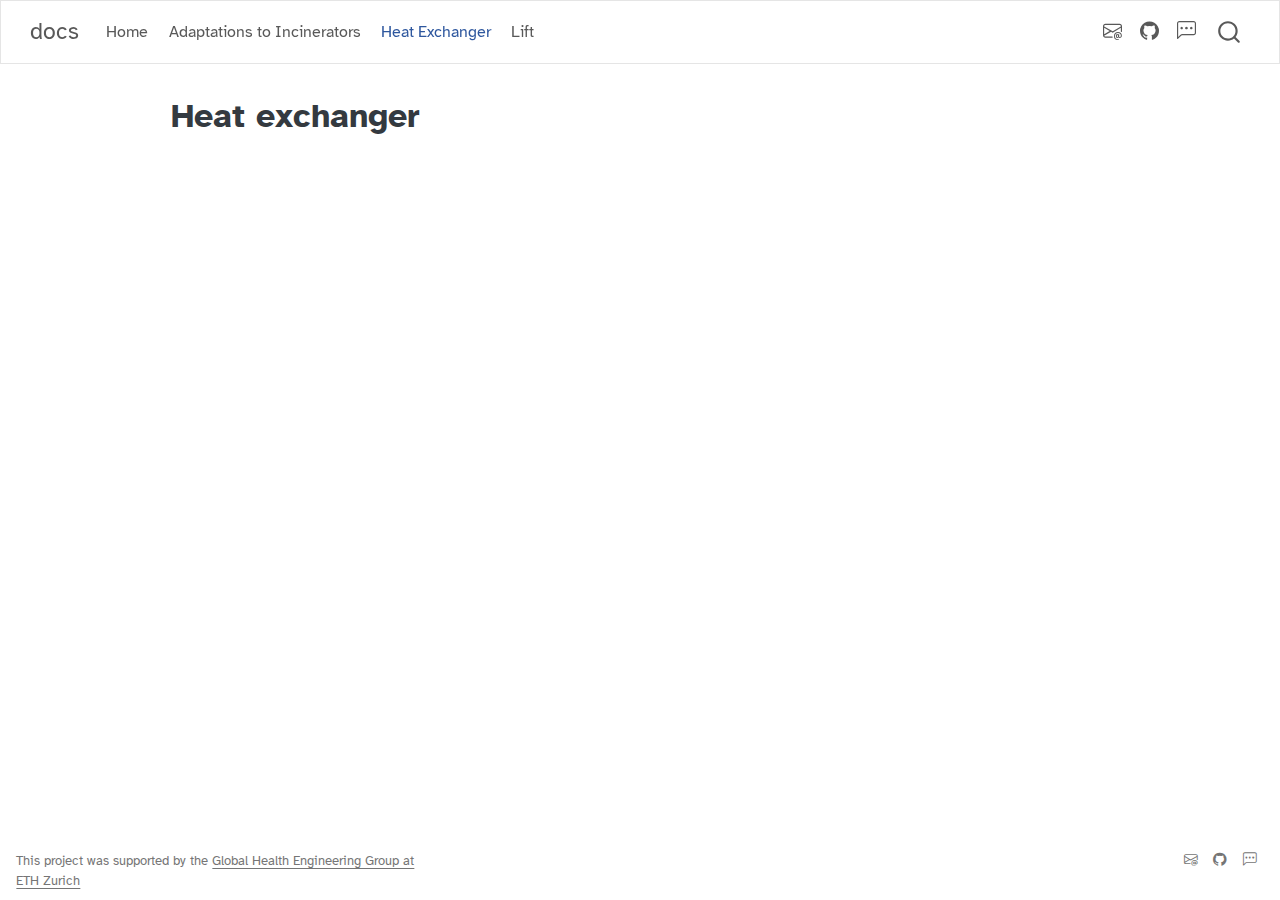
<file: docs/heat_exchanger.html>
<!DOCTYPE html>
<html xmlns="http://www.w3.org/1999/xhtml" lang="en" xml:lang="en"><head>

<meta charset="utf-8">
<meta name="generator" content="quarto-1.4.553">

<meta name="viewport" content="width=device-width, initial-scale=1.0, user-scalable=yes">


<title>docs - Heat exchanger</title>
<style>
code{white-space: pre-wrap;}
span.smallcaps{font-variant: small-caps;}
div.columns{display: flex; gap: min(4vw, 1.5em);}
div.column{flex: auto; overflow-x: auto;}
div.hanging-indent{margin-left: 1.5em; text-indent: -1.5em;}
ul.task-list{list-style: none;}
ul.task-list li input[type="checkbox"] {
  width: 0.8em;
  margin: 0 0.8em 0.2em -1em; /* quarto-specific, see https://github.com/quarto-dev/quarto-cli/issues/4556 */ 
  vertical-align: middle;
}
</style>


<script src="site_libs/quarto-nav/quarto-nav.js"></script>
<script src="site_libs/quarto-nav/headroom.min.js"></script>
<script src="site_libs/clipboard/clipboard.min.js"></script>
<script src="site_libs/quarto-search/autocomplete.umd.js"></script>
<script src="site_libs/quarto-search/fuse.min.js"></script>
<script src="site_libs/quarto-search/quarto-search.js"></script>
<meta name="quarto:offset" content="./">
<script src="site_libs/quarto-html/quarto.js"></script>
<script src="site_libs/quarto-html/popper.min.js"></script>
<script src="site_libs/quarto-html/tippy.umd.min.js"></script>
<script src="site_libs/quarto-html/anchor.min.js"></script>
<link href="site_libs/quarto-html/tippy.css" rel="stylesheet">
<link href="site_libs/quarto-html/quarto-syntax-highlighting.css" rel="stylesheet" id="quarto-text-highlighting-styles">
<script src="site_libs/bootstrap/bootstrap.min.js"></script>
<link href="site_libs/bootstrap/bootstrap-icons.css" rel="stylesheet">
<link href="site_libs/bootstrap/bootstrap.min.css" rel="stylesheet" id="quarto-bootstrap" data-mode="light">
<script id="quarto-search-options" type="application/json">{
  "location": "navbar",
  "copy-button": false,
  "collapse-after": 3,
  "panel-placement": "end",
  "type": "overlay",
  "limit": 50,
  "keyboard-shortcut": [
    "f",
    "/",
    "s"
  ],
  "show-item-context": false,
  "language": {
    "search-no-results-text": "No results",
    "search-matching-documents-text": "matching documents",
    "search-copy-link-title": "Copy link to search",
    "search-hide-matches-text": "Hide additional matches",
    "search-more-match-text": "more match in this document",
    "search-more-matches-text": "more matches in this document",
    "search-clear-button-title": "Clear",
    "search-text-placeholder": "",
    "search-detached-cancel-button-title": "Cancel",
    "search-submit-button-title": "Submit",
    "search-label": "Search"
  }
}</script>
<script defer="" data-domain="global-health-engineering.github.io/incinerate-with-hx/" src="https://plausible.io/js/script.js"></script>


</head>

<body class="nav-fixed">

<div id="quarto-search-results"></div>
  <header id="quarto-header" class="headroom fixed-top">
    <nav class="navbar navbar-expand-lg " data-bs-theme="dark">
      <div class="navbar-container container-fluid">
      <div class="navbar-brand-container mx-auto">
    <a class="navbar-brand" href="./index.html">
    <span class="navbar-title">docs</span>
    </a>
  </div>
            <div id="quarto-search" class="" title="Search"></div>
          <button class="navbar-toggler" type="button" data-bs-toggle="collapse" data-bs-target="#navbarCollapse" aria-controls="navbarCollapse" aria-expanded="false" aria-label="Toggle navigation" onclick="if (window.quartoToggleHeadroom) { window.quartoToggleHeadroom(); }">
  <span class="navbar-toggler-icon"></span>
</button>
          <div class="collapse navbar-collapse" id="navbarCollapse">
            <ul class="navbar-nav navbar-nav-scroll me-auto">
  <li class="nav-item">
    <a class="nav-link" href="./index.html"> 
<span class="menu-text">Home</span></a>
  </li>  
  <li class="nav-item">
    <a class="nav-link" href="./incinerator_adaptations.html"> 
<span class="menu-text">Adaptations to Incinerators</span></a>
  </li>  
  <li class="nav-item">
    <a class="nav-link active" href="./heat_exchanger.html" aria-current="page"> 
<span class="menu-text">Heat Exchanger</span></a>
  </li>  
  <li class="nav-item">
    <a class="nav-link" href="./lift.html"> 
<span class="menu-text">Lift</span></a>
  </li>  
</ul>
            <ul class="navbar-nav navbar-nav-scroll ms-auto">
  <li class="nav-item compact">
    <a class="nav-link" href="mailto:ghe@mavt.ethz.ch?subject=Incinerator design"> <i class="bi bi-envelope-at" role="img" aria-label="Email">
</i> 
<span class="menu-text"></span></a>
  </li>  
  <li class="nav-item compact">
    <a class="nav-link" href="https://github.com/Global-Health-Engineering/incinerate-with-hx"> <i class="bi bi-github" role="img" aria-label="GitHub">
</i> 
<span class="menu-text"></span></a>
  </li>  
  <li class="nav-item compact">
    <a class="nav-link" href="https://matrix.to/#/#ghe-open:staffchat.ethz.ch"> <i class="bi bi-chat-left-dots" role="img" aria-label="Matrix">
</i> 
<span class="menu-text"></span></a>
  </li>  
</ul>
          </div> <!-- /navcollapse -->
          <div class="quarto-navbar-tools">
</div>
      </div> <!-- /container-fluid -->
    </nav>
</header>
<!-- content -->
<div id="quarto-content" class="quarto-container page-columns page-rows-contents page-layout-article page-navbar">
<!-- sidebar -->
<!-- margin-sidebar -->
    <div id="quarto-margin-sidebar" class="sidebar margin-sidebar">
        
    </div>
<!-- main -->
<main class="content" id="quarto-document-content">

<header id="title-block-header" class="quarto-title-block default">
<div class="quarto-title">
<h1 class="title">Heat exchanger</h1>
</div>



<div class="quarto-title-meta">

    
  
    
  </div>
  


</header>





</main> <!-- /main -->
<script id="quarto-html-after-body" type="application/javascript">
window.document.addEventListener("DOMContentLoaded", function (event) {
  const toggleBodyColorMode = (bsSheetEl) => {
    const mode = bsSheetEl.getAttribute("data-mode");
    const bodyEl = window.document.querySelector("body");
    if (mode === "dark") {
      bodyEl.classList.add("quarto-dark");
      bodyEl.classList.remove("quarto-light");
    } else {
      bodyEl.classList.add("quarto-light");
      bodyEl.classList.remove("quarto-dark");
    }
  }
  const toggleBodyColorPrimary = () => {
    const bsSheetEl = window.document.querySelector("link#quarto-bootstrap");
    if (bsSheetEl) {
      toggleBodyColorMode(bsSheetEl);
    }
  }
  toggleBodyColorPrimary();  
  const icon = "";
  const anchorJS = new window.AnchorJS();
  anchorJS.options = {
    placement: 'right',
    icon: icon
  };
  anchorJS.add('.anchored');
  const isCodeAnnotation = (el) => {
    for (const clz of el.classList) {
      if (clz.startsWith('code-annotation-')) {                     
        return true;
      }
    }
    return false;
  }
  const clipboard = new window.ClipboardJS('.code-copy-button', {
    text: function(trigger) {
      const codeEl = trigger.previousElementSibling.cloneNode(true);
      for (const childEl of codeEl.children) {
        if (isCodeAnnotation(childEl)) {
          childEl.remove();
        }
      }
      return codeEl.innerText;
    }
  });
  clipboard.on('success', function(e) {
    // button target
    const button = e.trigger;
    // don't keep focus
    button.blur();
    // flash "checked"
    button.classList.add('code-copy-button-checked');
    var currentTitle = button.getAttribute("title");
    button.setAttribute("title", "Copied!");
    let tooltip;
    if (window.bootstrap) {
      button.setAttribute("data-bs-toggle", "tooltip");
      button.setAttribute("data-bs-placement", "left");
      button.setAttribute("data-bs-title", "Copied!");
      tooltip = new bootstrap.Tooltip(button, 
        { trigger: "manual", 
          customClass: "code-copy-button-tooltip",
          offset: [0, -8]});
      tooltip.show();    
    }
    setTimeout(function() {
      if (tooltip) {
        tooltip.hide();
        button.removeAttribute("data-bs-title");
        button.removeAttribute("data-bs-toggle");
        button.removeAttribute("data-bs-placement");
      }
      button.setAttribute("title", currentTitle);
      button.classList.remove('code-copy-button-checked');
    }, 1000);
    // clear code selection
    e.clearSelection();
  });
    var localhostRegex = new RegExp(/^(?:http|https):\/\/localhost\:?[0-9]*\//);
    var mailtoRegex = new RegExp(/^mailto:/);
      var filterRegex = new RegExp('/' + window.location.host + '/');
    var isInternal = (href) => {
        return filterRegex.test(href) || localhostRegex.test(href) || mailtoRegex.test(href);
    }
    // Inspect non-navigation links and adorn them if external
 	var links = window.document.querySelectorAll('a[href]:not(.nav-link):not(.navbar-brand):not(.toc-action):not(.sidebar-link):not(.sidebar-item-toggle):not(.pagination-link):not(.no-external):not([aria-hidden]):not(.dropdown-item):not(.quarto-navigation-tool)');
    for (var i=0; i<links.length; i++) {
      const link = links[i];
      if (!isInternal(link.href)) {
        // undo the damage that might have been done by quarto-nav.js in the case of
        // links that we want to consider external
        if (link.dataset.originalHref !== undefined) {
          link.href = link.dataset.originalHref;
        }
      }
    }
  function tippyHover(el, contentFn, onTriggerFn, onUntriggerFn) {
    const config = {
      allowHTML: true,
      maxWidth: 500,
      delay: 100,
      arrow: false,
      appendTo: function(el) {
          return el.parentElement;
      },
      interactive: true,
      interactiveBorder: 10,
      theme: 'quarto',
      placement: 'bottom-start',
    };
    if (contentFn) {
      config.content = contentFn;
    }
    if (onTriggerFn) {
      config.onTrigger = onTriggerFn;
    }
    if (onUntriggerFn) {
      config.onUntrigger = onUntriggerFn;
    }
    window.tippy(el, config); 
  }
  const noterefs = window.document.querySelectorAll('a[role="doc-noteref"]');
  for (var i=0; i<noterefs.length; i++) {
    const ref = noterefs[i];
    tippyHover(ref, function() {
      // use id or data attribute instead here
      let href = ref.getAttribute('data-footnote-href') || ref.getAttribute('href');
      try { href = new URL(href).hash; } catch {}
      const id = href.replace(/^#\/?/, "");
      const note = window.document.getElementById(id);
      if (note) {
        return note.innerHTML;
      } else {
        return "";
      }
    });
  }
  const xrefs = window.document.querySelectorAll('a.quarto-xref');
  const processXRef = (id, note) => {
    // Strip column container classes
    const stripColumnClz = (el) => {
      el.classList.remove("page-full", "page-columns");
      if (el.children) {
        for (const child of el.children) {
          stripColumnClz(child);
        }
      }
    }
    stripColumnClz(note)
    if (id === null || id.startsWith('sec-')) {
      // Special case sections, only their first couple elements
      const container = document.createElement("div");
      if (note.children && note.children.length > 2) {
        container.appendChild(note.children[0].cloneNode(true));
        for (let i = 1; i < note.children.length; i++) {
          const child = note.children[i];
          if (child.tagName === "P" && child.innerText === "") {
            continue;
          } else {
            container.appendChild(child.cloneNode(true));
            break;
          }
        }
        if (window.Quarto?.typesetMath) {
          window.Quarto.typesetMath(container);
        }
        return container.innerHTML
      } else {
        if (window.Quarto?.typesetMath) {
          window.Quarto.typesetMath(note);
        }
        return note.innerHTML;
      }
    } else {
      // Remove any anchor links if they are present
      const anchorLink = note.querySelector('a.anchorjs-link');
      if (anchorLink) {
        anchorLink.remove();
      }
      if (window.Quarto?.typesetMath) {
        window.Quarto.typesetMath(note);
      }
      // TODO in 1.5, we should make sure this works without a callout special case
      if (note.classList.contains("callout")) {
        return note.outerHTML;
      } else {
        return note.innerHTML;
      }
    }
  }
  for (var i=0; i<xrefs.length; i++) {
    const xref = xrefs[i];
    tippyHover(xref, undefined, function(instance) {
      instance.disable();
      let url = xref.getAttribute('href');
      let hash = undefined; 
      if (url.startsWith('#')) {
        hash = url;
      } else {
        try { hash = new URL(url).hash; } catch {}
      }
      if (hash) {
        const id = hash.replace(/^#\/?/, "");
        const note = window.document.getElementById(id);
        if (note !== null) {
          try {
            const html = processXRef(id, note.cloneNode(true));
            instance.setContent(html);
          } finally {
            instance.enable();
            instance.show();
          }
        } else {
          // See if we can fetch this
          fetch(url.split('#')[0])
          .then(res => res.text())
          .then(html => {
            const parser = new DOMParser();
            const htmlDoc = parser.parseFromString(html, "text/html");
            const note = htmlDoc.getElementById(id);
            if (note !== null) {
              const html = processXRef(id, note);
              instance.setContent(html);
            } 
          }).finally(() => {
            instance.enable();
            instance.show();
          });
        }
      } else {
        // See if we can fetch a full url (with no hash to target)
        // This is a special case and we should probably do some content thinning / targeting
        fetch(url)
        .then(res => res.text())
        .then(html => {
          const parser = new DOMParser();
          const htmlDoc = parser.parseFromString(html, "text/html");
          const note = htmlDoc.querySelector('main.content');
          if (note !== null) {
            // This should only happen for chapter cross references
            // (since there is no id in the URL)
            // remove the first header
            if (note.children.length > 0 && note.children[0].tagName === "HEADER") {
              note.children[0].remove();
            }
            const html = processXRef(null, note);
            instance.setContent(html);
          } 
        }).finally(() => {
          instance.enable();
          instance.show();
        });
      }
    }, function(instance) {
    });
  }
      let selectedAnnoteEl;
      const selectorForAnnotation = ( cell, annotation) => {
        let cellAttr = 'data-code-cell="' + cell + '"';
        let lineAttr = 'data-code-annotation="' +  annotation + '"';
        const selector = 'span[' + cellAttr + '][' + lineAttr + ']';
        return selector;
      }
      const selectCodeLines = (annoteEl) => {
        const doc = window.document;
        const targetCell = annoteEl.getAttribute("data-target-cell");
        const targetAnnotation = annoteEl.getAttribute("data-target-annotation");
        const annoteSpan = window.document.querySelector(selectorForAnnotation(targetCell, targetAnnotation));
        const lines = annoteSpan.getAttribute("data-code-lines").split(",");
        const lineIds = lines.map((line) => {
          return targetCell + "-" + line;
        })
        let top = null;
        let height = null;
        let parent = null;
        if (lineIds.length > 0) {
            //compute the position of the single el (top and bottom and make a div)
            const el = window.document.getElementById(lineIds[0]);
            top = el.offsetTop;
            height = el.offsetHeight;
            parent = el.parentElement.parentElement;
          if (lineIds.length > 1) {
            const lastEl = window.document.getElementById(lineIds[lineIds.length - 1]);
            const bottom = lastEl.offsetTop + lastEl.offsetHeight;
            height = bottom - top;
          }
          if (top !== null && height !== null && parent !== null) {
            // cook up a div (if necessary) and position it 
            let div = window.document.getElementById("code-annotation-line-highlight");
            if (div === null) {
              div = window.document.createElement("div");
              div.setAttribute("id", "code-annotation-line-highlight");
              div.style.position = 'absolute';
              parent.appendChild(div);
            }
            div.style.top = top - 2 + "px";
            div.style.height = height + 4 + "px";
            div.style.left = 0;
            let gutterDiv = window.document.getElementById("code-annotation-line-highlight-gutter");
            if (gutterDiv === null) {
              gutterDiv = window.document.createElement("div");
              gutterDiv.setAttribute("id", "code-annotation-line-highlight-gutter");
              gutterDiv.style.position = 'absolute';
              const codeCell = window.document.getElementById(targetCell);
              const gutter = codeCell.querySelector('.code-annotation-gutter');
              gutter.appendChild(gutterDiv);
            }
            gutterDiv.style.top = top - 2 + "px";
            gutterDiv.style.height = height + 4 + "px";
          }
          selectedAnnoteEl = annoteEl;
        }
      };
      const unselectCodeLines = () => {
        const elementsIds = ["code-annotation-line-highlight", "code-annotation-line-highlight-gutter"];
        elementsIds.forEach((elId) => {
          const div = window.document.getElementById(elId);
          if (div) {
            div.remove();
          }
        });
        selectedAnnoteEl = undefined;
      };
        // Handle positioning of the toggle
    window.addEventListener(
      "resize",
      throttle(() => {
        elRect = undefined;
        if (selectedAnnoteEl) {
          selectCodeLines(selectedAnnoteEl);
        }
      }, 10)
    );
    function throttle(fn, ms) {
    let throttle = false;
    let timer;
      return (...args) => {
        if(!throttle) { // first call gets through
            fn.apply(this, args);
            throttle = true;
        } else { // all the others get throttled
            if(timer) clearTimeout(timer); // cancel #2
            timer = setTimeout(() => {
              fn.apply(this, args);
              timer = throttle = false;
            }, ms);
        }
      };
    }
      // Attach click handler to the DT
      const annoteDls = window.document.querySelectorAll('dt[data-target-cell]');
      for (const annoteDlNode of annoteDls) {
        annoteDlNode.addEventListener('click', (event) => {
          const clickedEl = event.target;
          if (clickedEl !== selectedAnnoteEl) {
            unselectCodeLines();
            const activeEl = window.document.querySelector('dt[data-target-cell].code-annotation-active');
            if (activeEl) {
              activeEl.classList.remove('code-annotation-active');
            }
            selectCodeLines(clickedEl);
            clickedEl.classList.add('code-annotation-active');
          } else {
            // Unselect the line
            unselectCodeLines();
            clickedEl.classList.remove('code-annotation-active');
          }
        });
      }
  const findCites = (el) => {
    const parentEl = el.parentElement;
    if (parentEl) {
      const cites = parentEl.dataset.cites;
      if (cites) {
        return {
          el,
          cites: cites.split(' ')
        };
      } else {
        return findCites(el.parentElement)
      }
    } else {
      return undefined;
    }
  };
  var bibliorefs = window.document.querySelectorAll('a[role="doc-biblioref"]');
  for (var i=0; i<bibliorefs.length; i++) {
    const ref = bibliorefs[i];
    const citeInfo = findCites(ref);
    if (citeInfo) {
      tippyHover(citeInfo.el, function() {
        var popup = window.document.createElement('div');
        citeInfo.cites.forEach(function(cite) {
          var citeDiv = window.document.createElement('div');
          citeDiv.classList.add('hanging-indent');
          citeDiv.classList.add('csl-entry');
          var biblioDiv = window.document.getElementById('ref-' + cite);
          if (biblioDiv) {
            citeDiv.innerHTML = biblioDiv.innerHTML;
          }
          popup.appendChild(citeDiv);
        });
        return popup.innerHTML;
      });
    }
  }
});
</script>
</div> <!-- /content -->
<footer class="footer">
  <div class="nav-footer">
    <div class="nav-footer-left">
<p>This project was supported by the <a href="https://ghe.ethz.ch">Global Health Engineering Group at ETH Zurich</a></p>
</div>   
    <div class="nav-footer-center">
      &nbsp;
    </div>
    <div class="nav-footer-right">
      <ul class="footer-items list-unstyled">
    <li class="nav-item compact">
    <a class="nav-link" href="mailto:ghe@mavt.ethz.ch?subject=Incinerator design">
      <i class="bi bi-envelope-at" role="img" aria-label="Email">
</i> 
    </a>
  </li>  
    <li class="nav-item compact">
    <a class="nav-link" href="https://github.com/Global-Health-Engineering/incinerate-with-hx">
      <i class="bi bi-github" role="img" aria-label="GitHub">
</i> 
    </a>
  </li>  
    <li class="nav-item compact">
    <a class="nav-link" href="https://matrix.to/#/#ghe-open:staffchat.ethz.ch">
      <i class="bi bi-chat-left-dots" role="img" aria-label="Matrix">
</i> 
    </a>
  </li>  
</ul>
    </div>
  </div>
</footer>




</body></html>
</file>
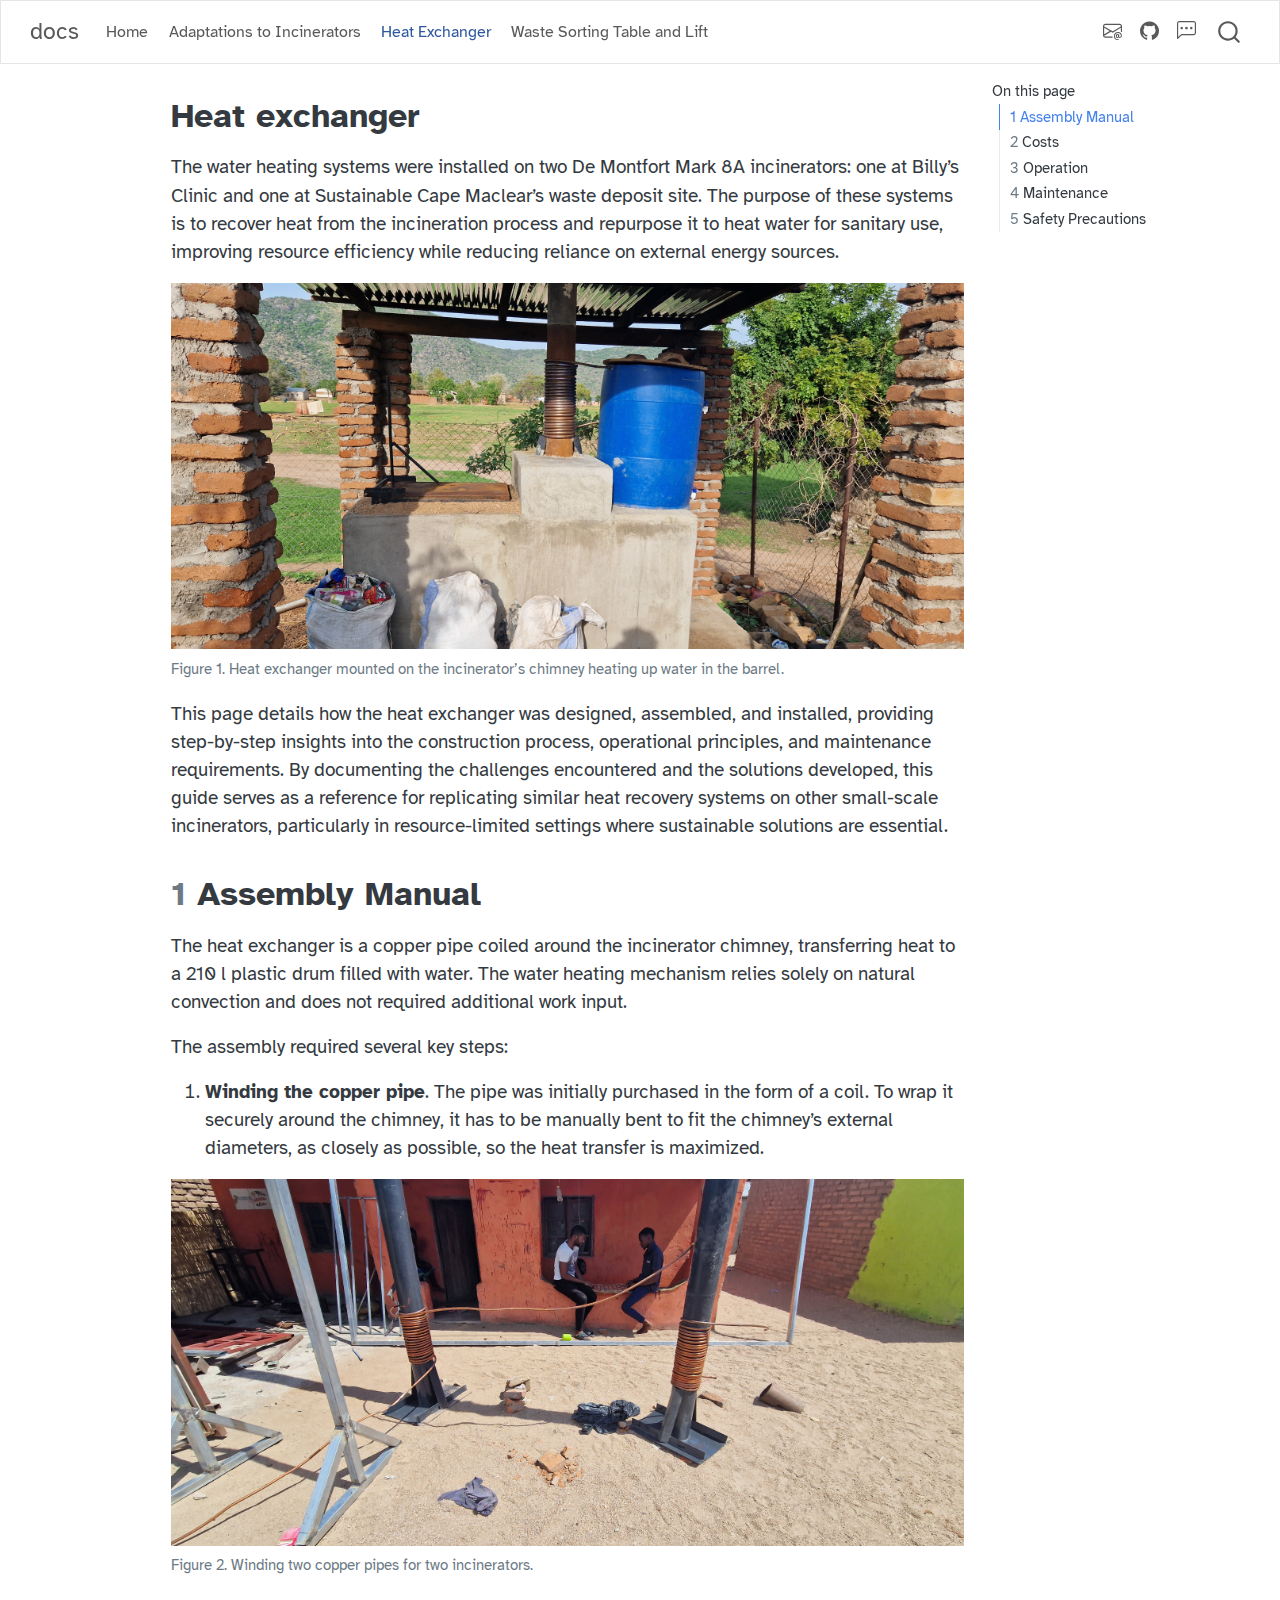
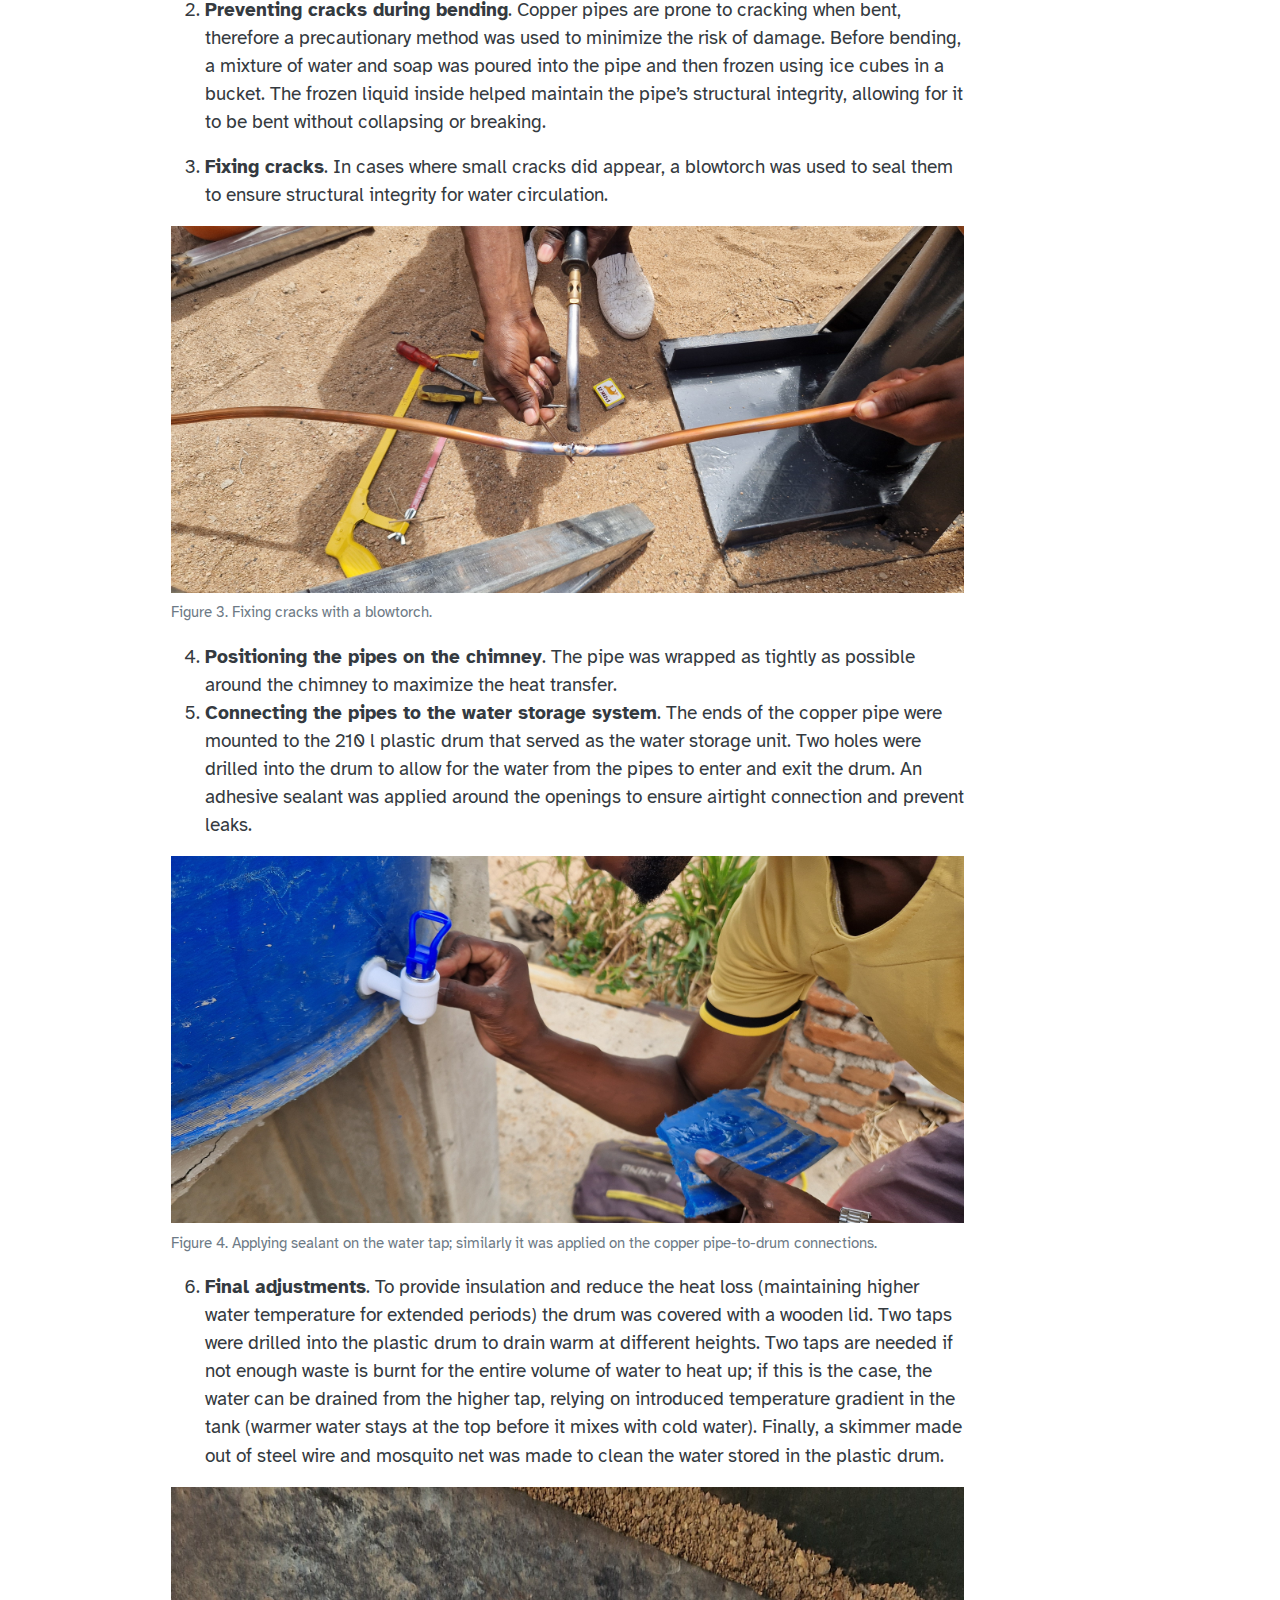
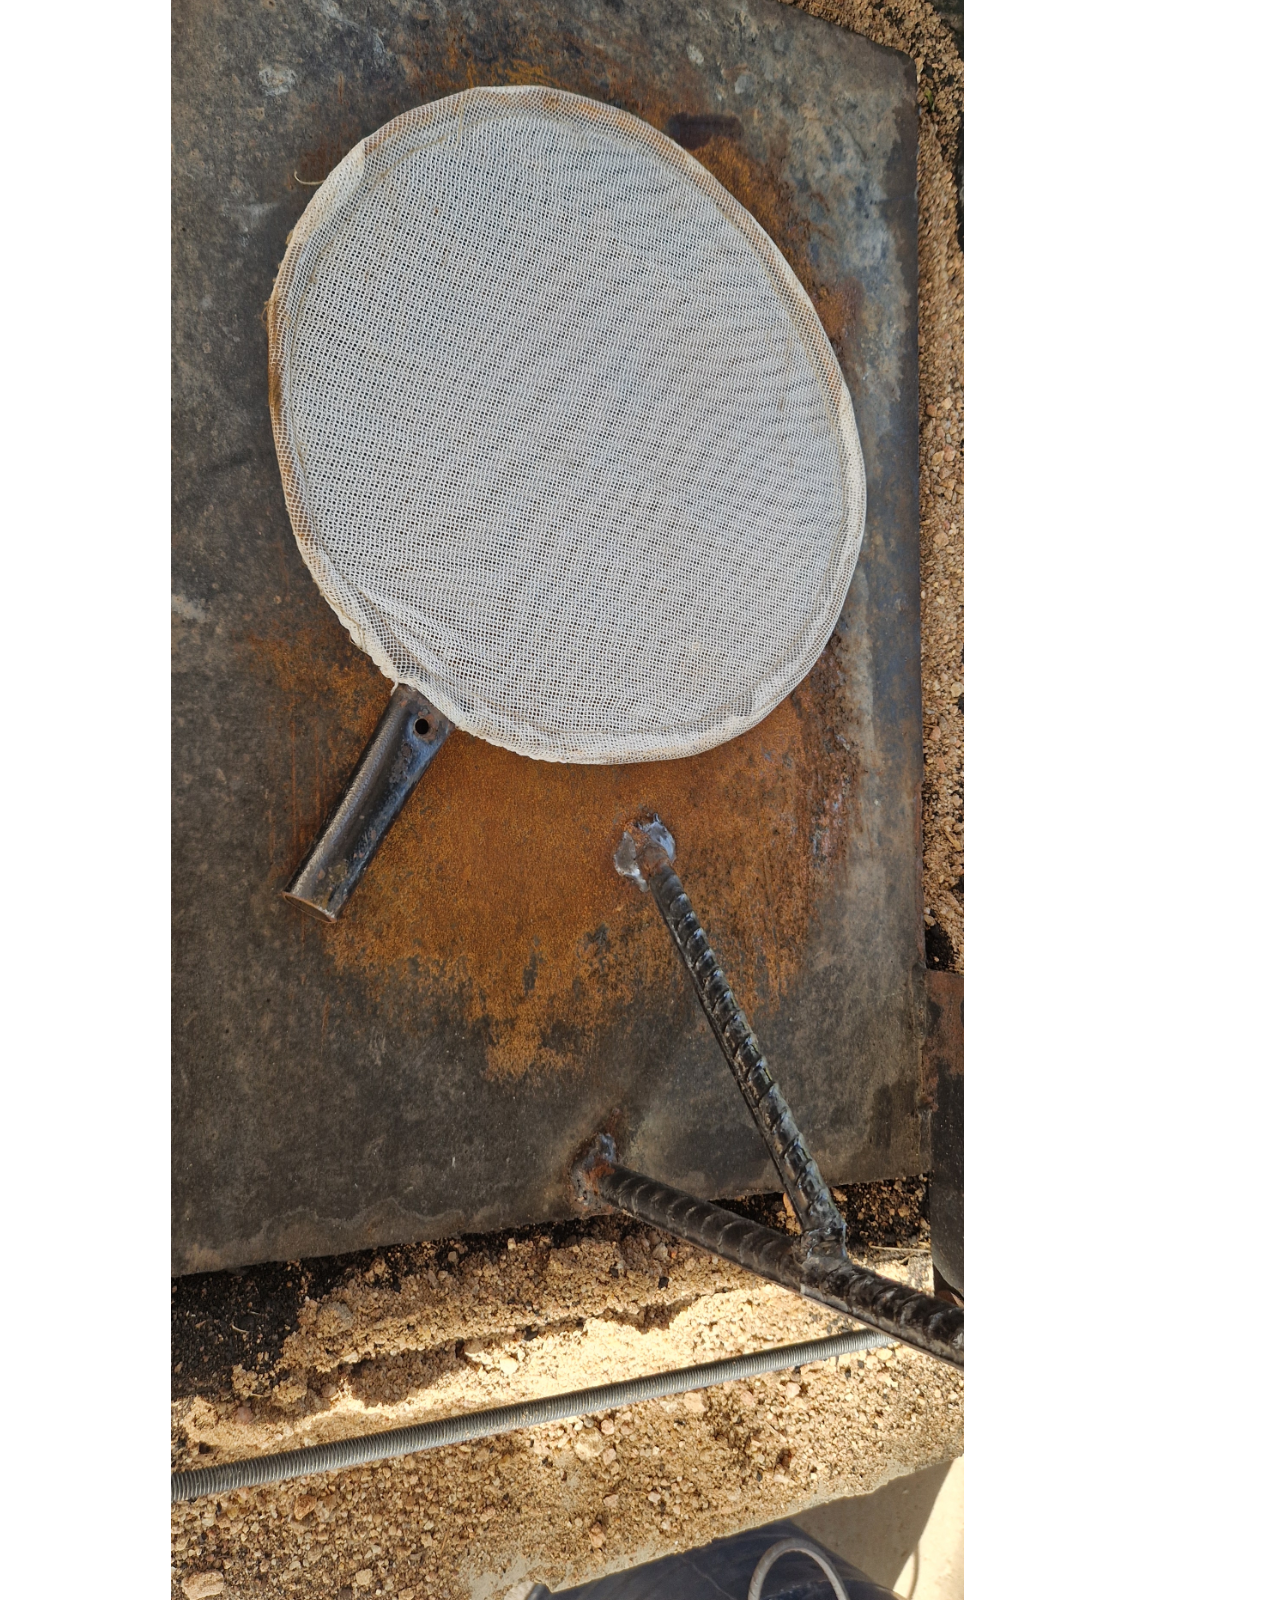
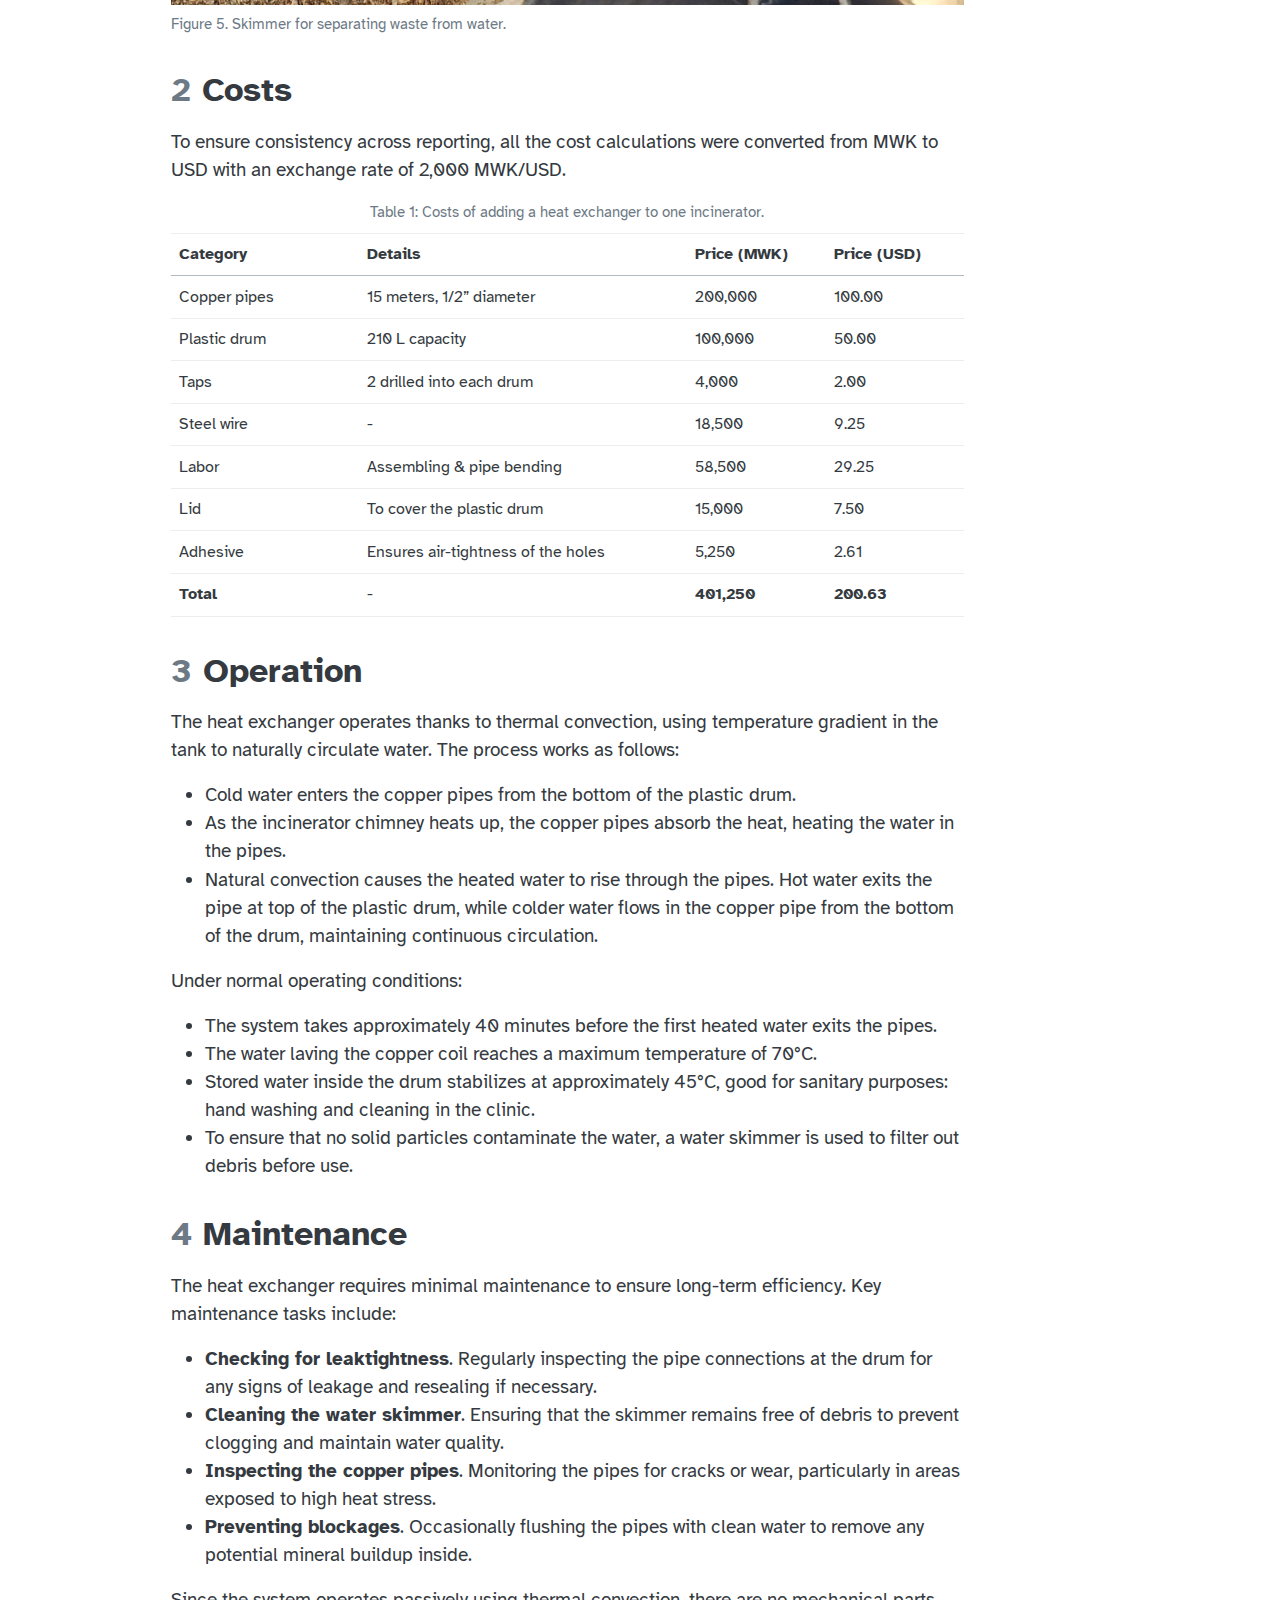
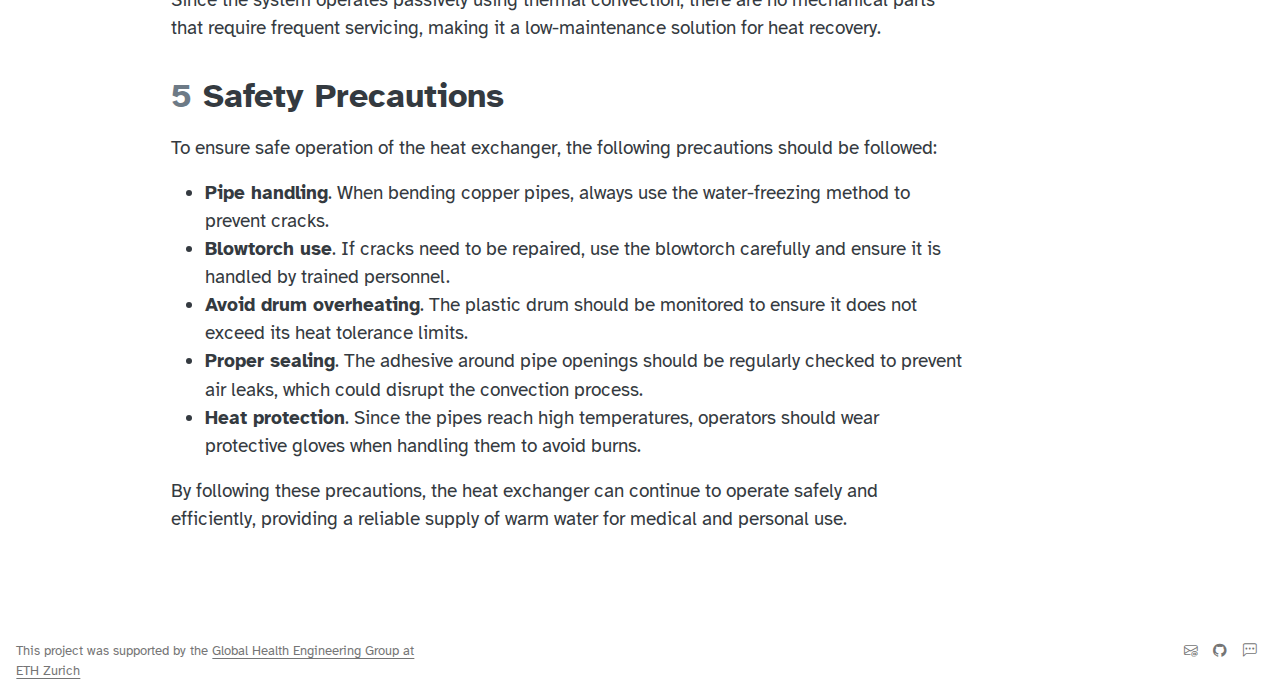
<file: docs/hx.html>
<!DOCTYPE html>
<html xmlns="http://www.w3.org/1999/xhtml" lang="en" xml:lang="en"><head>

<meta charset="utf-8">
<meta name="generator" content="quarto-1.4.545">

<meta name="viewport" content="width=device-width, initial-scale=1.0, user-scalable=yes">


<title>docs - Heat exchanger</title>
<style>
code{white-space: pre-wrap;}
span.smallcaps{font-variant: small-caps;}
div.columns{display: flex; gap: min(4vw, 1.5em);}
div.column{flex: auto; overflow-x: auto;}
div.hanging-indent{margin-left: 1.5em; text-indent: -1.5em;}
ul.task-list{list-style: none;}
ul.task-list li input[type="checkbox"] {
  width: 0.8em;
  margin: 0 0.8em 0.2em -1em; /* quarto-specific, see https://github.com/quarto-dev/quarto-cli/issues/4556 */ 
  vertical-align: middle;
}
</style>


<script src="site_libs/quarto-nav/quarto-nav.js"></script>
<script src="site_libs/quarto-nav/headroom.min.js"></script>
<script src="site_libs/clipboard/clipboard.min.js"></script>
<script src="site_libs/quarto-search/autocomplete.umd.js"></script>
<script src="site_libs/quarto-search/fuse.min.js"></script>
<script src="site_libs/quarto-search/quarto-search.js"></script>
<meta name="quarto:offset" content="./">
<script src="site_libs/quarto-html/quarto.js"></script>
<script src="site_libs/quarto-html/popper.min.js"></script>
<script src="site_libs/quarto-html/tippy.umd.min.js"></script>
<script src="site_libs/quarto-html/anchor.min.js"></script>
<link href="site_libs/quarto-html/tippy.css" rel="stylesheet">
<link href="site_libs/quarto-html/quarto-syntax-highlighting.css" rel="stylesheet" id="quarto-text-highlighting-styles">
<script src="site_libs/bootstrap/bootstrap.min.js"></script>
<link href="site_libs/bootstrap/bootstrap-icons.css" rel="stylesheet">
<link href="site_libs/bootstrap/bootstrap.min.css" rel="stylesheet" id="quarto-bootstrap" data-mode="light">
<script id="quarto-search-options" type="application/json">{
  "location": "navbar",
  "copy-button": false,
  "collapse-after": 3,
  "panel-placement": "end",
  "type": "overlay",
  "limit": 50,
  "keyboard-shortcut": [
    "f",
    "/",
    "s"
  ],
  "show-item-context": false,
  "language": {
    "search-no-results-text": "No results",
    "search-matching-documents-text": "matching documents",
    "search-copy-link-title": "Copy link to search",
    "search-hide-matches-text": "Hide additional matches",
    "search-more-match-text": "more match in this document",
    "search-more-matches-text": "more matches in this document",
    "search-clear-button-title": "Clear",
    "search-text-placeholder": "",
    "search-detached-cancel-button-title": "Cancel",
    "search-submit-button-title": "Submit",
    "search-label": "Search"
  }
}</script>
<script defer="" data-domain="global-health-engineering.github.io/incinerate-with-hx/" src="https://plausible.io/js/script.js"></script>


</head>

<body class="nav-fixed">

<div id="quarto-search-results"></div>
  <header id="quarto-header" class="headroom fixed-top">
    <nav class="navbar navbar-expand-lg " data-bs-theme="dark">
      <div class="navbar-container container-fluid">
      <div class="navbar-brand-container mx-auto">
    <a class="navbar-brand" href="./index.html">
    <span class="navbar-title">docs</span>
    </a>
  </div>
            <div id="quarto-search" class="" title="Search"></div>
          <button class="navbar-toggler" type="button" data-bs-toggle="collapse" data-bs-target="#navbarCollapse" aria-controls="navbarCollapse" aria-expanded="false" aria-label="Toggle navigation" onclick="if (window.quartoToggleHeadroom) { window.quartoToggleHeadroom(); }">
  <span class="navbar-toggler-icon"></span>
</button>
          <div class="collapse navbar-collapse" id="navbarCollapse">
            <ul class="navbar-nav navbar-nav-scroll me-auto">
  <li class="nav-item">
    <a class="nav-link" href="./index.html"> 
<span class="menu-text">Home</span></a>
  </li>  
  <li class="nav-item">
    <a class="nav-link" href="./incinerator_adaptations.html"> 
<span class="menu-text">Adaptations to Incinerators</span></a>
  </li>  
  <li class="nav-item">
    <a class="nav-link active" href="./hx.html" aria-current="page"> 
<span class="menu-text">Heat Exchanger</span></a>
  </li>  
  <li class="nav-item">
    <a class="nav-link" href="./wst.html"> 
<span class="menu-text">Waste Sorting Table and Lift</span></a>
  </li>  
</ul>
            <ul class="navbar-nav navbar-nav-scroll ms-auto">
  <li class="nav-item compact">
    <a class="nav-link" href="mailto:ghe@mavt.ethz.ch?subject=Incinerator design"> <i class="bi bi-envelope-at" role="img" aria-label="Email">
</i> 
<span class="menu-text"></span></a>
  </li>  
  <li class="nav-item compact">
    <a class="nav-link" href="https://github.com/Global-Health-Engineering/incinerate-with-hx"> <i class="bi bi-github" role="img" aria-label="GitHub">
</i> 
<span class="menu-text"></span></a>
  </li>  
  <li class="nav-item compact">
    <a class="nav-link" href="https://matrix.to/#/#ghe-open:staffchat.ethz.ch"> <i class="bi bi-chat-left-dots" role="img" aria-label="Matrix">
</i> 
<span class="menu-text"></span></a>
  </li>  
</ul>
          </div> <!-- /navcollapse -->
          <div class="quarto-navbar-tools">
</div>
      </div> <!-- /container-fluid -->
    </nav>
</header>
<!-- content -->
<div id="quarto-content" class="quarto-container page-columns page-rows-contents page-layout-article page-navbar">
<!-- sidebar -->
<!-- margin-sidebar -->
    <div id="quarto-margin-sidebar" class="sidebar margin-sidebar">
        <nav id="TOC" role="doc-toc" class="toc-active">
    <h2 id="toc-title">On this page</h2>
   
  <ul>
  <li><a href="#sec-description" id="toc-sec-description" class="nav-link active" data-scroll-target="#sec-description"><span class="header-section-number">1</span> Assembly Manual</a></li>
  <li><a href="#sec-costs" id="toc-sec-costs" class="nav-link" data-scroll-target="#sec-costs"><span class="header-section-number">2</span> Costs</a></li>
  <li><a href="#sec-operation" id="toc-sec-operation" class="nav-link" data-scroll-target="#sec-operation"><span class="header-section-number">3</span> Operation</a></li>
  <li><a href="#sec-maintenance" id="toc-sec-maintenance" class="nav-link" data-scroll-target="#sec-maintenance"><span class="header-section-number">4</span> Maintenance</a></li>
  <li><a href="#sec-safety" id="toc-sec-safety" class="nav-link" data-scroll-target="#sec-safety"><span class="header-section-number">5</span> Safety Precautions</a></li>
  </ul>
</nav>
    </div>
<!-- main -->
<main class="content" id="quarto-document-content">

<header id="title-block-header" class="quarto-title-block default">
<div class="quarto-title">
<h1 class="title">Heat exchanger</h1>
</div>



<div class="quarto-title-meta">

    
  
    
  </div>
  


</header>


<p>The water heating systems were installed on two De Montfort Mark 8A incinerators: one at Billy’s Clinic and one at Sustainable Cape Maclear’s waste deposit site. The purpose of these systems is to recover heat from the incineration process and repurpose it to heat water for sanitary use, improving resource efficiency while reducing reliance on external energy sources.</p>
<div class="quarto-figure quarto-figure-center">
<figure class="figure">
<p><img src="img/photo/hx1.jpg" class="img-fluid figure-img" style="width:100.0%"></p>
<figcaption>Figure 1. Heat exchanger mounted on the incinerator’s chimney heating up water in the barrel.</figcaption>
</figure>
</div>
<p>This page details how the heat exchanger was designed, assembled, and installed, providing step-by-step insights into the construction process, operational principles, and maintenance requirements. By documenting the challenges encountered and the solutions developed, this guide serves as a reference for replicating similar heat recovery systems on other small-scale incinerators, particularly in resource-limited settings where sustainable solutions are essential.</p>
<section id="sec-description" class="level1" data-number="1">
<h1 data-number="1"><span class="header-section-number">1</span> Assembly Manual</h1>
<p>The heat exchanger is a copper pipe coiled around the incinerator chimney, transferring heat to a 210 l plastic drum filled with water. The water heating mechanism relies solely on natural convection and does not required additional work input.</p>
<p>The assembly required several key steps:</p>
<ol type="1">
<li><strong>Winding the copper pipe</strong>. The pipe was initially purchased in the form of a coil. To wrap it securely around the chimney, it has to be manually bent to fit the chimney’s external diameters, as closely as possible, so the heat transfer is maximized.</li>
</ol>
<div class="quarto-figure quarto-figure-center">
<figure class="figure">
<p><img src="img/photo/hx2.jpg" class="img-fluid figure-img" style="width:100.0%"></p>
<figcaption>Figure 2. Winding two copper pipes for two incinerators.</figcaption>
</figure>
</div>
<ol start="2" type="1">
<li><p><strong>Preventing cracks during bending</strong>. Copper pipes are prone to cracking when bent, therefore a precautionary method was used to minimize the risk of damage. Before bending, a mixture of water and soap was poured into the pipe and then frozen using ice cubes in a bucket. The frozen liquid inside helped maintain the pipe’s structural integrity, allowing for it to be bent without collapsing or breaking.</p></li>
<li><p><strong>Fixing cracks</strong>. In cases where small cracks did appear, a blowtorch was used to seal them to ensure structural integrity for water circulation.</p></li>
</ol>
<div class="quarto-figure quarto-figure-center">
<figure class="figure">
<p><img src="img/photo/hx3.jpg" class="img-fluid figure-img" style="width:100.0%"></p>
<figcaption>Figure 3. Fixing cracks with a blowtorch.</figcaption>
</figure>
</div>
<ol start="4" type="1">
<li><strong>Positioning the pipes on the chimney</strong>. The pipe was wrapped as tightly as possible around the chimney to maximize the heat transfer.</li>
<li><strong>Connecting the pipes to the water storage system</strong>. The ends of the copper pipe were mounted to the 210 l plastic drum that served as the water storage unit. Two holes were drilled into the drum to allow for the water from the pipes to enter and exit the drum. An adhesive sealant was applied around the openings to ensure airtight connection and prevent leaks.</li>
</ol>
<div class="quarto-figure quarto-figure-center">
<figure class="figure">
<p><img src="img/photo/hx4.jpg" class="img-fluid figure-img" style="width:100.0%"></p>
<figcaption>Figure 4. Applying sealant on the water tap; similarly it was applied on the copper pipe-to-drum connections.</figcaption>
</figure>
</div>
<ol start="6" type="1">
<li><strong>Final adjustments</strong>. To provide insulation and reduce the heat loss (maintaining higher water temperature for extended periods) the drum was covered with a wooden lid. Two taps were drilled into the plastic drum to drain warm at different heights. Two taps are needed if not enough waste is burnt for the entire volume of water to heat up; if this is the case, the water can be drained from the higher tap, relying on introduced temperature gradient in the tank (warmer water stays at the top before it mixes with cold water). Finally, a skimmer made out of steel wire and mosquito net was made to clean the water stored in the plastic drum.</li>
</ol>
<div class="quarto-figure quarto-figure-center">
<figure class="figure">
<p><img src="img/photo/hx5.jpg" class="img-fluid figure-img" style="width:100.0%"></p>
<figcaption>Figure 5. Skimmer for separating waste from water.</figcaption>
</figure>
</div>
</section>
<section id="sec-costs" class="level1" data-number="2">
<h1 data-number="2"><span class="header-section-number">2</span> Costs</h1>
<p>To ensure consistency across reporting, all the cost calculations were converted from MWK to USD with an exchange rate of 2,000 MWK/USD.</p>
<div id="tbl-hx-costs" class="quarto-float anchored">
<figure class="quarto-float quarto-float-tbl figure">
<figcaption class="quarto-float-caption-top quarto-float-caption quarto-float-tbl" id="tbl-hx-costs-caption-0ceaefa1-69ba-4598-a22c-09a6ac19f8ca">
Table&nbsp;1: Costs of adding a heat exchanger to one incinerator.
</figcaption>
<div aria-describedby="tbl-hx-costs-caption-0ceaefa1-69ba-4598-a22c-09a6ac19f8ca">
<table class="table">
<colgroup>
<col style="width: 23%">
<col style="width: 40%">
<col style="width: 17%">
<col style="width: 17%">
</colgroup>
<thead>
<tr class="header">
<th><strong>Category</strong></th>
<th><strong>Details</strong></th>
<th><strong>Price (MWK)</strong></th>
<th><strong>Price (USD)</strong></th>
</tr>
</thead>
<tbody>
<tr class="odd">
<td>Copper pipes</td>
<td>15 meters, 1/2” diameter</td>
<td>200,000</td>
<td>100.00</td>
</tr>
<tr class="even">
<td>Plastic drum</td>
<td>210 L capacity</td>
<td>100,000</td>
<td>50.00</td>
</tr>
<tr class="odd">
<td>Taps</td>
<td>2 drilled into each drum</td>
<td>4,000</td>
<td>2.00</td>
</tr>
<tr class="even">
<td>Steel wire</td>
<td>-</td>
<td>18,500</td>
<td>9.25</td>
</tr>
<tr class="odd">
<td>Labor</td>
<td>Assembling &amp; pipe bending</td>
<td>58,500</td>
<td>29.25</td>
</tr>
<tr class="even">
<td>Lid</td>
<td>To cover the plastic drum</td>
<td>15,000</td>
<td>7.50</td>
</tr>
<tr class="odd">
<td>Adhesive</td>
<td>Ensures air-tightness of the holes</td>
<td>5,250</td>
<td>2.61</td>
</tr>
<tr class="even">
<td><strong>Total</strong></td>
<td>-</td>
<td><strong>401,250</strong></td>
<td><strong>200.63</strong></td>
</tr>
</tbody>
</table>
</div>
</figure>
</div>
</section>
<section id="sec-operation" class="level1" data-number="3">
<h1 data-number="3"><span class="header-section-number">3</span> Operation</h1>
<p>The heat exchanger operates thanks to thermal convection, using temperature gradient in the tank to naturally circulate water. The process works as follows:</p>
<ul>
<li>Cold water enters the copper pipes from the bottom of the plastic drum.</li>
<li>As the incinerator chimney heats up, the copper pipes absorb the heat, heating the water in the pipes.</li>
<li>Natural convection causes the heated water to rise through the pipes. Hot water exits the pipe at top of the plastic drum, while colder water flows in the copper pipe from the bottom of the drum, maintaining continuous circulation.</li>
</ul>
<p>Under normal operating conditions:</p>
<ul>
<li>The system takes approximately 40 minutes before the first heated water exits the pipes.</li>
<li>The water laving the copper coil reaches a maximum temperature of 70°C.</li>
<li>Stored water inside the drum stabilizes at approximately 45°C, good for sanitary purposes: hand washing and cleaning in the clinic.</li>
<li>To ensure that no solid particles contaminate the water, a water skimmer is used to filter out debris before use.</li>
</ul>
</section>
<section id="sec-maintenance" class="level1" data-number="4">
<h1 data-number="4"><span class="header-section-number">4</span> Maintenance</h1>
<p>The heat exchanger requires minimal maintenance to ensure long-term efficiency. Key maintenance tasks include:</p>
<ul>
<li><strong>Checking for leaktightness</strong>. Regularly inspecting the pipe connections at the drum for any signs of leakage and resealing if necessary.</li>
<li><strong>Cleaning the water skimmer</strong>. Ensuring that the skimmer remains free of debris to prevent clogging and maintain water quality.</li>
<li><strong>Inspecting the copper pipes</strong>. Monitoring the pipes for cracks or wear, particularly in areas exposed to high heat stress.</li>
<li><strong>Preventing blockages</strong>. Occasionally flushing the pipes with clean water to remove any potential mineral buildup inside.</li>
</ul>
<p>Since the system operates passively using thermal convection, there are no mechanical parts that require frequent servicing, making it a low-maintenance solution for heat recovery.</p>
</section>
<section id="sec-safety" class="level1" data-number="5">
<h1 data-number="5"><span class="header-section-number">5</span> Safety Precautions</h1>
<p>To ensure safe operation of the heat exchanger, the following precautions should be followed:</p>
<ul>
<li><strong>Pipe handling</strong>. When bending copper pipes, always use the water-freezing method to prevent cracks.</li>
<li><strong>Blowtorch use</strong>. If cracks need to be repaired, use the blowtorch carefully and ensure it is handled by trained personnel.</li>
<li><strong>Avoid drum overheating</strong>. The plastic drum should be monitored to ensure it does not exceed its heat tolerance limits.</li>
<li><strong>Proper sealing</strong>. The adhesive around pipe openings should be regularly checked to prevent air leaks, which could disrupt the convection process.</li>
<li><strong>Heat protection</strong>. Since the pipes reach high temperatures, operators should wear protective gloves when handling them to avoid burns.</li>
</ul>
<p>By following these precautions, the heat exchanger can continue to operate safely and efficiently, providing a reliable supply of warm water for medical and personal use.</p>


</section>

</main> <!-- /main -->
<script id="quarto-html-after-body" type="application/javascript">
window.document.addEventListener("DOMContentLoaded", function (event) {
  const toggleBodyColorMode = (bsSheetEl) => {
    const mode = bsSheetEl.getAttribute("data-mode");
    const bodyEl = window.document.querySelector("body");
    if (mode === "dark") {
      bodyEl.classList.add("quarto-dark");
      bodyEl.classList.remove("quarto-light");
    } else {
      bodyEl.classList.add("quarto-light");
      bodyEl.classList.remove("quarto-dark");
    }
  }
  const toggleBodyColorPrimary = () => {
    const bsSheetEl = window.document.querySelector("link#quarto-bootstrap");
    if (bsSheetEl) {
      toggleBodyColorMode(bsSheetEl);
    }
  }
  toggleBodyColorPrimary();  
  const icon = "";
  const anchorJS = new window.AnchorJS();
  anchorJS.options = {
    placement: 'right',
    icon: icon
  };
  anchorJS.add('.anchored');
  const isCodeAnnotation = (el) => {
    for (const clz of el.classList) {
      if (clz.startsWith('code-annotation-')) {                     
        return true;
      }
    }
    return false;
  }
  const clipboard = new window.ClipboardJS('.code-copy-button', {
    text: function(trigger) {
      const codeEl = trigger.previousElementSibling.cloneNode(true);
      for (const childEl of codeEl.children) {
        if (isCodeAnnotation(childEl)) {
          childEl.remove();
        }
      }
      return codeEl.innerText;
    }
  });
  clipboard.on('success', function(e) {
    // button target
    const button = e.trigger;
    // don't keep focus
    button.blur();
    // flash "checked"
    button.classList.add('code-copy-button-checked');
    var currentTitle = button.getAttribute("title");
    button.setAttribute("title", "Copied!");
    let tooltip;
    if (window.bootstrap) {
      button.setAttribute("data-bs-toggle", "tooltip");
      button.setAttribute("data-bs-placement", "left");
      button.setAttribute("data-bs-title", "Copied!");
      tooltip = new bootstrap.Tooltip(button, 
        { trigger: "manual", 
          customClass: "code-copy-button-tooltip",
          offset: [0, -8]});
      tooltip.show();    
    }
    setTimeout(function() {
      if (tooltip) {
        tooltip.hide();
        button.removeAttribute("data-bs-title");
        button.removeAttribute("data-bs-toggle");
        button.removeAttribute("data-bs-placement");
      }
      button.setAttribute("title", currentTitle);
      button.classList.remove('code-copy-button-checked');
    }, 1000);
    // clear code selection
    e.clearSelection();
  });
  function tippyHover(el, contentFn, onTriggerFn, onUntriggerFn) {
    const config = {
      allowHTML: true,
      maxWidth: 500,
      delay: 100,
      arrow: false,
      appendTo: function(el) {
          return el.parentElement;
      },
      interactive: true,
      interactiveBorder: 10,
      theme: 'quarto',
      placement: 'bottom-start',
    };
    if (contentFn) {
      config.content = contentFn;
    }
    if (onTriggerFn) {
      config.onTrigger = onTriggerFn;
    }
    if (onUntriggerFn) {
      config.onUntrigger = onUntriggerFn;
    }
    window.tippy(el, config); 
  }
  const noterefs = window.document.querySelectorAll('a[role="doc-noteref"]');
  for (var i=0; i<noterefs.length; i++) {
    const ref = noterefs[i];
    tippyHover(ref, function() {
      // use id or data attribute instead here
      let href = ref.getAttribute('data-footnote-href') || ref.getAttribute('href');
      try { href = new URL(href).hash; } catch {}
      const id = href.replace(/^#\/?/, "");
      const note = window.document.getElementById(id);
      return note.innerHTML;
    });
  }
  const xrefs = window.document.querySelectorAll('a.quarto-xref');
  const processXRef = (id, note) => {
    // Strip column container classes
    const stripColumnClz = (el) => {
      el.classList.remove("page-full", "page-columns");
      if (el.children) {
        for (const child of el.children) {
          stripColumnClz(child);
        }
      }
    }
    stripColumnClz(note)
    if (id === null || id.startsWith('sec-')) {
      // Special case sections, only their first couple elements
      const container = document.createElement("div");
      if (note.children && note.children.length > 2) {
        container.appendChild(note.children[0].cloneNode(true));
        for (let i = 1; i < note.children.length; i++) {
          const child = note.children[i];
          if (child.tagName === "P" && child.innerText === "") {
            continue;
          } else {
            container.appendChild(child.cloneNode(true));
            break;
          }
        }
        if (window.Quarto?.typesetMath) {
          window.Quarto.typesetMath(container);
        }
        return container.innerHTML
      } else {
        if (window.Quarto?.typesetMath) {
          window.Quarto.typesetMath(note);
        }
        return note.innerHTML;
      }
    } else {
      // Remove any anchor links if they are present
      const anchorLink = note.querySelector('a.anchorjs-link');
      if (anchorLink) {
        anchorLink.remove();
      }
      if (window.Quarto?.typesetMath) {
        window.Quarto.typesetMath(note);
      }
      // TODO in 1.5, we should make sure this works without a callout special case
      if (note.classList.contains("callout")) {
        return note.outerHTML;
      } else {
        return note.innerHTML;
      }
    }
  }
  for (var i=0; i<xrefs.length; i++) {
    const xref = xrefs[i];
    tippyHover(xref, undefined, function(instance) {
      instance.disable();
      let url = xref.getAttribute('href');
      let hash = undefined; 
      if (url.startsWith('#')) {
        hash = url;
      } else {
        try { hash = new URL(url).hash; } catch {}
      }
      if (hash) {
        const id = hash.replace(/^#\/?/, "");
        const note = window.document.getElementById(id);
        if (note !== null) {
          try {
            const html = processXRef(id, note.cloneNode(true));
            instance.setContent(html);
          } finally {
            instance.enable();
            instance.show();
          }
        } else {
          // See if we can fetch this
          fetch(url.split('#')[0])
          .then(res => res.text())
          .then(html => {
            const parser = new DOMParser();
            const htmlDoc = parser.parseFromString(html, "text/html");
            const note = htmlDoc.getElementById(id);
            if (note !== null) {
              const html = processXRef(id, note);
              instance.setContent(html);
            } 
          }).finally(() => {
            instance.enable();
            instance.show();
          });
        }
      } else {
        // See if we can fetch a full url (with no hash to target)
        // This is a special case and we should probably do some content thinning / targeting
        fetch(url)
        .then(res => res.text())
        .then(html => {
          const parser = new DOMParser();
          const htmlDoc = parser.parseFromString(html, "text/html");
          const note = htmlDoc.querySelector('main.content');
          if (note !== null) {
            // This should only happen for chapter cross references
            // (since there is no id in the URL)
            // remove the first header
            if (note.children.length > 0 && note.children[0].tagName === "HEADER") {
              note.children[0].remove();
            }
            const html = processXRef(null, note);
            instance.setContent(html);
          } 
        }).finally(() => {
          instance.enable();
          instance.show();
        });
      }
    }, function(instance) {
    });
  }
      let selectedAnnoteEl;
      const selectorForAnnotation = ( cell, annotation) => {
        let cellAttr = 'data-code-cell="' + cell + '"';
        let lineAttr = 'data-code-annotation="' +  annotation + '"';
        const selector = 'span[' + cellAttr + '][' + lineAttr + ']';
        return selector;
      }
      const selectCodeLines = (annoteEl) => {
        const doc = window.document;
        const targetCell = annoteEl.getAttribute("data-target-cell");
        const targetAnnotation = annoteEl.getAttribute("data-target-annotation");
        const annoteSpan = window.document.querySelector(selectorForAnnotation(targetCell, targetAnnotation));
        const lines = annoteSpan.getAttribute("data-code-lines").split(",");
        const lineIds = lines.map((line) => {
          return targetCell + "-" + line;
        })
        let top = null;
        let height = null;
        let parent = null;
        if (lineIds.length > 0) {
            //compute the position of the single el (top and bottom and make a div)
            const el = window.document.getElementById(lineIds[0]);
            top = el.offsetTop;
            height = el.offsetHeight;
            parent = el.parentElement.parentElement;
          if (lineIds.length > 1) {
            const lastEl = window.document.getElementById(lineIds[lineIds.length - 1]);
            const bottom = lastEl.offsetTop + lastEl.offsetHeight;
            height = bottom - top;
          }
          if (top !== null && height !== null && parent !== null) {
            // cook up a div (if necessary) and position it 
            let div = window.document.getElementById("code-annotation-line-highlight");
            if (div === null) {
              div = window.document.createElement("div");
              div.setAttribute("id", "code-annotation-line-highlight");
              div.style.position = 'absolute';
              parent.appendChild(div);
            }
            div.style.top = top - 2 + "px";
            div.style.height = height + 4 + "px";
            div.style.left = 0;
            let gutterDiv = window.document.getElementById("code-annotation-line-highlight-gutter");
            if (gutterDiv === null) {
              gutterDiv = window.document.createElement("div");
              gutterDiv.setAttribute("id", "code-annotation-line-highlight-gutter");
              gutterDiv.style.position = 'absolute';
              const codeCell = window.document.getElementById(targetCell);
              const gutter = codeCell.querySelector('.code-annotation-gutter');
              gutter.appendChild(gutterDiv);
            }
            gutterDiv.style.top = top - 2 + "px";
            gutterDiv.style.height = height + 4 + "px";
          }
          selectedAnnoteEl = annoteEl;
        }
      };
      const unselectCodeLines = () => {
        const elementsIds = ["code-annotation-line-highlight", "code-annotation-line-highlight-gutter"];
        elementsIds.forEach((elId) => {
          const div = window.document.getElementById(elId);
          if (div) {
            div.remove();
          }
        });
        selectedAnnoteEl = undefined;
      };
        // Handle positioning of the toggle
    window.addEventListener(
      "resize",
      throttle(() => {
        elRect = undefined;
        if (selectedAnnoteEl) {
          selectCodeLines(selectedAnnoteEl);
        }
      }, 10)
    );
    function throttle(fn, ms) {
    let throttle = false;
    let timer;
      return (...args) => {
        if(!throttle) { // first call gets through
            fn.apply(this, args);
            throttle = true;
        } else { // all the others get throttled
            if(timer) clearTimeout(timer); // cancel #2
            timer = setTimeout(() => {
              fn.apply(this, args);
              timer = throttle = false;
            }, ms);
        }
      };
    }
      // Attach click handler to the DT
      const annoteDls = window.document.querySelectorAll('dt[data-target-cell]');
      for (const annoteDlNode of annoteDls) {
        annoteDlNode.addEventListener('click', (event) => {
          const clickedEl = event.target;
          if (clickedEl !== selectedAnnoteEl) {
            unselectCodeLines();
            const activeEl = window.document.querySelector('dt[data-target-cell].code-annotation-active');
            if (activeEl) {
              activeEl.classList.remove('code-annotation-active');
            }
            selectCodeLines(clickedEl);
            clickedEl.classList.add('code-annotation-active');
          } else {
            // Unselect the line
            unselectCodeLines();
            clickedEl.classList.remove('code-annotation-active');
          }
        });
      }
  const findCites = (el) => {
    const parentEl = el.parentElement;
    if (parentEl) {
      const cites = parentEl.dataset.cites;
      if (cites) {
        return {
          el,
          cites: cites.split(' ')
        };
      } else {
        return findCites(el.parentElement)
      }
    } else {
      return undefined;
    }
  };
  var bibliorefs = window.document.querySelectorAll('a[role="doc-biblioref"]');
  for (var i=0; i<bibliorefs.length; i++) {
    const ref = bibliorefs[i];
    const citeInfo = findCites(ref);
    if (citeInfo) {
      tippyHover(citeInfo.el, function() {
        var popup = window.document.createElement('div');
        citeInfo.cites.forEach(function(cite) {
          var citeDiv = window.document.createElement('div');
          citeDiv.classList.add('hanging-indent');
          citeDiv.classList.add('csl-entry');
          var biblioDiv = window.document.getElementById('ref-' + cite);
          if (biblioDiv) {
            citeDiv.innerHTML = biblioDiv.innerHTML;
          }
          popup.appendChild(citeDiv);
        });
        return popup.innerHTML;
      });
    }
  }
});
</script>
</div> <!-- /content -->
<footer class="footer">
  <div class="nav-footer">
    <div class="nav-footer-left">
<p>This project was supported by the <a href="https://ghe.ethz.ch">Global Health Engineering Group at ETH Zurich</a></p>
</div>   
    <div class="nav-footer-center">
      &nbsp;
    </div>
    <div class="nav-footer-right">
      <ul class="footer-items list-unstyled">
    <li class="nav-item compact">
    <a class="nav-link" href="mailto:ghe@mavt.ethz.ch?subject=Incinerator design">
      <i class="bi bi-envelope-at" role="img" aria-label="Email">
</i> 
    </a>
  </li>  
    <li class="nav-item compact">
    <a class="nav-link" href="https://github.com/Global-Health-Engineering/incinerate-with-hx">
      <i class="bi bi-github" role="img" aria-label="GitHub">
</i> 
    </a>
  </li>  
    <li class="nav-item compact">
    <a class="nav-link" href="https://matrix.to/#/#ghe-open:staffchat.ethz.ch">
      <i class="bi bi-chat-left-dots" role="img" aria-label="Matrix">
</i> 
    </a>
  </li>  
</ul>
    </div>
  </div>
</footer>




</body></html>
</file>
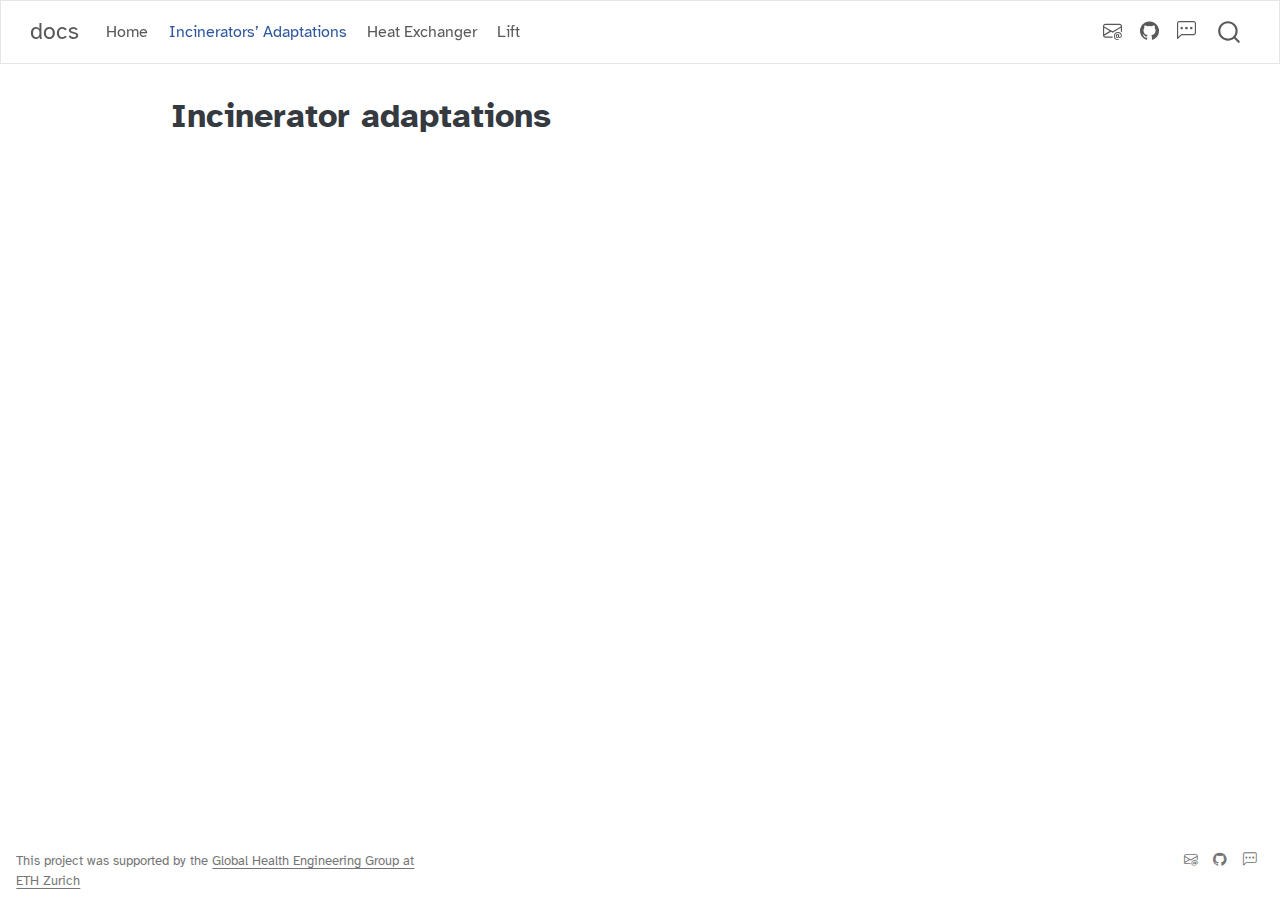
<file: docs/incinerator_adaptations.html>
<!DOCTYPE html>
<html xmlns="http://www.w3.org/1999/xhtml" lang="en" xml:lang="en"><head>

<meta charset="utf-8">
<meta name="generator" content="quarto-1.4.545">

<meta name="viewport" content="width=device-width, initial-scale=1.0, user-scalable=yes">


<title>docs - Incinerator adaptations</title>
<style>
code{white-space: pre-wrap;}
span.smallcaps{font-variant: small-caps;}
div.columns{display: flex; gap: min(4vw, 1.5em);}
div.column{flex: auto; overflow-x: auto;}
div.hanging-indent{margin-left: 1.5em; text-indent: -1.5em;}
ul.task-list{list-style: none;}
ul.task-list li input[type="checkbox"] {
  width: 0.8em;
  margin: 0 0.8em 0.2em -1em; /* quarto-specific, see https://github.com/quarto-dev/quarto-cli/issues/4556 */ 
  vertical-align: middle;
}
</style>


<script src="site_libs/quarto-nav/quarto-nav.js"></script>
<script src="site_libs/quarto-nav/headroom.min.js"></script>
<script src="site_libs/clipboard/clipboard.min.js"></script>
<script src="site_libs/quarto-search/autocomplete.umd.js"></script>
<script src="site_libs/quarto-search/fuse.min.js"></script>
<script src="site_libs/quarto-search/quarto-search.js"></script>
<meta name="quarto:offset" content="./">
<script src="site_libs/quarto-html/quarto.js"></script>
<script src="site_libs/quarto-html/popper.min.js"></script>
<script src="site_libs/quarto-html/tippy.umd.min.js"></script>
<script src="site_libs/quarto-html/anchor.min.js"></script>
<link href="site_libs/quarto-html/tippy.css" rel="stylesheet">
<link href="site_libs/quarto-html/quarto-syntax-highlighting.css" rel="stylesheet" id="quarto-text-highlighting-styles">
<script src="site_libs/bootstrap/bootstrap.min.js"></script>
<link href="site_libs/bootstrap/bootstrap-icons.css" rel="stylesheet">
<link href="site_libs/bootstrap/bootstrap.min.css" rel="stylesheet" id="quarto-bootstrap" data-mode="light">
<script id="quarto-search-options" type="application/json">{
  "location": "navbar",
  "copy-button": false,
  "collapse-after": 3,
  "panel-placement": "end",
  "type": "overlay",
  "limit": 50,
  "keyboard-shortcut": [
    "f",
    "/",
    "s"
  ],
  "show-item-context": false,
  "language": {
    "search-no-results-text": "No results",
    "search-matching-documents-text": "matching documents",
    "search-copy-link-title": "Copy link to search",
    "search-hide-matches-text": "Hide additional matches",
    "search-more-match-text": "more match in this document",
    "search-more-matches-text": "more matches in this document",
    "search-clear-button-title": "Clear",
    "search-text-placeholder": "",
    "search-detached-cancel-button-title": "Cancel",
    "search-submit-button-title": "Submit",
    "search-label": "Search"
  }
}</script>
<script defer="" data-domain="global-health-engineering.github.io/incinerate-with-hx/" src="https://plausible.io/js/script.js"></script>


</head>

<body class="nav-fixed">

<div id="quarto-search-results"></div>
  <header id="quarto-header" class="headroom fixed-top">
    <nav class="navbar navbar-expand-lg " data-bs-theme="dark">
      <div class="navbar-container container-fluid">
      <div class="navbar-brand-container mx-auto">
    <a class="navbar-brand" href="./index.html">
    <span class="navbar-title">docs</span>
    </a>
  </div>
            <div id="quarto-search" class="" title="Search"></div>
          <button class="navbar-toggler" type="button" data-bs-toggle="collapse" data-bs-target="#navbarCollapse" aria-controls="navbarCollapse" aria-expanded="false" aria-label="Toggle navigation" onclick="if (window.quartoToggleHeadroom) { window.quartoToggleHeadroom(); }">
  <span class="navbar-toggler-icon"></span>
</button>
          <div class="collapse navbar-collapse" id="navbarCollapse">
            <ul class="navbar-nav navbar-nav-scroll me-auto">
  <li class="nav-item">
    <a class="nav-link" href="./index.html"> 
<span class="menu-text">Home</span></a>
  </li>  
  <li class="nav-item">
    <a class="nav-link active" href="./incinerator_adaptations.html" aria-current="page"> 
<span class="menu-text">Incinerators’ Adaptations</span></a>
  </li>  
  <li class="nav-item">
    <a class="nav-link" href="./heat_exchanger.html"> 
<span class="menu-text">Heat Exchanger</span></a>
  </li>  
  <li class="nav-item">
    <a class="nav-link" href="./lift.html"> 
<span class="menu-text">Lift</span></a>
  </li>  
</ul>
            <ul class="navbar-nav navbar-nav-scroll ms-auto">
  <li class="nav-item compact">
    <a class="nav-link" href="mailto:ghe@mavt.ethz.ch?subject=Incinerator design"> <i class="bi bi-envelope-at" role="img" aria-label="Email">
</i> 
<span class="menu-text"></span></a>
  </li>  
  <li class="nav-item compact">
    <a class="nav-link" href="https://github.com/Global-Health-Engineering/incinerate-with-hx"> <i class="bi bi-github" role="img" aria-label="GitHub">
</i> 
<span class="menu-text"></span></a>
  </li>  
  <li class="nav-item compact">
    <a class="nav-link" href="https://matrix.to/#/#ghe-open:staffchat.ethz.ch"> <i class="bi bi-chat-left-dots" role="img" aria-label="Matrix">
</i> 
<span class="menu-text"></span></a>
  </li>  
</ul>
          </div> <!-- /navcollapse -->
          <div class="quarto-navbar-tools">
</div>
      </div> <!-- /container-fluid -->
    </nav>
</header>
<!-- content -->
<div id="quarto-content" class="quarto-container page-columns page-rows-contents page-layout-article page-navbar">
<!-- sidebar -->
<!-- margin-sidebar -->
    <div id="quarto-margin-sidebar" class="sidebar margin-sidebar">
        
    </div>
<!-- main -->
<main class="content" id="quarto-document-content">

<header id="title-block-header" class="quarto-title-block default">
<div class="quarto-title">
<h1 class="title">Incinerator adaptations</h1>
</div>



<div class="quarto-title-meta">

    
  
    
  </div>
  


</header>





</main> <!-- /main -->
<script id="quarto-html-after-body" type="application/javascript">
window.document.addEventListener("DOMContentLoaded", function (event) {
  const toggleBodyColorMode = (bsSheetEl) => {
    const mode = bsSheetEl.getAttribute("data-mode");
    const bodyEl = window.document.querySelector("body");
    if (mode === "dark") {
      bodyEl.classList.add("quarto-dark");
      bodyEl.classList.remove("quarto-light");
    } else {
      bodyEl.classList.add("quarto-light");
      bodyEl.classList.remove("quarto-dark");
    }
  }
  const toggleBodyColorPrimary = () => {
    const bsSheetEl = window.document.querySelector("link#quarto-bootstrap");
    if (bsSheetEl) {
      toggleBodyColorMode(bsSheetEl);
    }
  }
  toggleBodyColorPrimary();  
  const icon = "";
  const anchorJS = new window.AnchorJS();
  anchorJS.options = {
    placement: 'right',
    icon: icon
  };
  anchorJS.add('.anchored');
  const isCodeAnnotation = (el) => {
    for (const clz of el.classList) {
      if (clz.startsWith('code-annotation-')) {                     
        return true;
      }
    }
    return false;
  }
  const clipboard = new window.ClipboardJS('.code-copy-button', {
    text: function(trigger) {
      const codeEl = trigger.previousElementSibling.cloneNode(true);
      for (const childEl of codeEl.children) {
        if (isCodeAnnotation(childEl)) {
          childEl.remove();
        }
      }
      return codeEl.innerText;
    }
  });
  clipboard.on('success', function(e) {
    // button target
    const button = e.trigger;
    // don't keep focus
    button.blur();
    // flash "checked"
    button.classList.add('code-copy-button-checked');
    var currentTitle = button.getAttribute("title");
    button.setAttribute("title", "Copied!");
    let tooltip;
    if (window.bootstrap) {
      button.setAttribute("data-bs-toggle", "tooltip");
      button.setAttribute("data-bs-placement", "left");
      button.setAttribute("data-bs-title", "Copied!");
      tooltip = new bootstrap.Tooltip(button, 
        { trigger: "manual", 
          customClass: "code-copy-button-tooltip",
          offset: [0, -8]});
      tooltip.show();    
    }
    setTimeout(function() {
      if (tooltip) {
        tooltip.hide();
        button.removeAttribute("data-bs-title");
        button.removeAttribute("data-bs-toggle");
        button.removeAttribute("data-bs-placement");
      }
      button.setAttribute("title", currentTitle);
      button.classList.remove('code-copy-button-checked');
    }, 1000);
    // clear code selection
    e.clearSelection();
  });
  function tippyHover(el, contentFn, onTriggerFn, onUntriggerFn) {
    const config = {
      allowHTML: true,
      maxWidth: 500,
      delay: 100,
      arrow: false,
      appendTo: function(el) {
          return el.parentElement;
      },
      interactive: true,
      interactiveBorder: 10,
      theme: 'quarto',
      placement: 'bottom-start',
    };
    if (contentFn) {
      config.content = contentFn;
    }
    if (onTriggerFn) {
      config.onTrigger = onTriggerFn;
    }
    if (onUntriggerFn) {
      config.onUntrigger = onUntriggerFn;
    }
    window.tippy(el, config); 
  }
  const noterefs = window.document.querySelectorAll('a[role="doc-noteref"]');
  for (var i=0; i<noterefs.length; i++) {
    const ref = noterefs[i];
    tippyHover(ref, function() {
      // use id or data attribute instead here
      let href = ref.getAttribute('data-footnote-href') || ref.getAttribute('href');
      try { href = new URL(href).hash; } catch {}
      const id = href.replace(/^#\/?/, "");
      const note = window.document.getElementById(id);
      return note.innerHTML;
    });
  }
  const xrefs = window.document.querySelectorAll('a.quarto-xref');
  const processXRef = (id, note) => {
    // Strip column container classes
    const stripColumnClz = (el) => {
      el.classList.remove("page-full", "page-columns");
      if (el.children) {
        for (const child of el.children) {
          stripColumnClz(child);
        }
      }
    }
    stripColumnClz(note)
    if (id === null || id.startsWith('sec-')) {
      // Special case sections, only their first couple elements
      const container = document.createElement("div");
      if (note.children && note.children.length > 2) {
        container.appendChild(note.children[0].cloneNode(true));
        for (let i = 1; i < note.children.length; i++) {
          const child = note.children[i];
          if (child.tagName === "P" && child.innerText === "") {
            continue;
          } else {
            container.appendChild(child.cloneNode(true));
            break;
          }
        }
        if (window.Quarto?.typesetMath) {
          window.Quarto.typesetMath(container);
        }
        return container.innerHTML
      } else {
        if (window.Quarto?.typesetMath) {
          window.Quarto.typesetMath(note);
        }
        return note.innerHTML;
      }
    } else {
      // Remove any anchor links if they are present
      const anchorLink = note.querySelector('a.anchorjs-link');
      if (anchorLink) {
        anchorLink.remove();
      }
      if (window.Quarto?.typesetMath) {
        window.Quarto.typesetMath(note);
      }
      // TODO in 1.5, we should make sure this works without a callout special case
      if (note.classList.contains("callout")) {
        return note.outerHTML;
      } else {
        return note.innerHTML;
      }
    }
  }
  for (var i=0; i<xrefs.length; i++) {
    const xref = xrefs[i];
    tippyHover(xref, undefined, function(instance) {
      instance.disable();
      let url = xref.getAttribute('href');
      let hash = undefined; 
      if (url.startsWith('#')) {
        hash = url;
      } else {
        try { hash = new URL(url).hash; } catch {}
      }
      if (hash) {
        const id = hash.replace(/^#\/?/, "");
        const note = window.document.getElementById(id);
        if (note !== null) {
          try {
            const html = processXRef(id, note.cloneNode(true));
            instance.setContent(html);
          } finally {
            instance.enable();
            instance.show();
          }
        } else {
          // See if we can fetch this
          fetch(url.split('#')[0])
          .then(res => res.text())
          .then(html => {
            const parser = new DOMParser();
            const htmlDoc = parser.parseFromString(html, "text/html");
            const note = htmlDoc.getElementById(id);
            if (note !== null) {
              const html = processXRef(id, note);
              instance.setContent(html);
            } 
          }).finally(() => {
            instance.enable();
            instance.show();
          });
        }
      } else {
        // See if we can fetch a full url (with no hash to target)
        // This is a special case and we should probably do some content thinning / targeting
        fetch(url)
        .then(res => res.text())
        .then(html => {
          const parser = new DOMParser();
          const htmlDoc = parser.parseFromString(html, "text/html");
          const note = htmlDoc.querySelector('main.content');
          if (note !== null) {
            // This should only happen for chapter cross references
            // (since there is no id in the URL)
            // remove the first header
            if (note.children.length > 0 && note.children[0].tagName === "HEADER") {
              note.children[0].remove();
            }
            const html = processXRef(null, note);
            instance.setContent(html);
          } 
        }).finally(() => {
          instance.enable();
          instance.show();
        });
      }
    }, function(instance) {
    });
  }
      let selectedAnnoteEl;
      const selectorForAnnotation = ( cell, annotation) => {
        let cellAttr = 'data-code-cell="' + cell + '"';
        let lineAttr = 'data-code-annotation="' +  annotation + '"';
        const selector = 'span[' + cellAttr + '][' + lineAttr + ']';
        return selector;
      }
      const selectCodeLines = (annoteEl) => {
        const doc = window.document;
        const targetCell = annoteEl.getAttribute("data-target-cell");
        const targetAnnotation = annoteEl.getAttribute("data-target-annotation");
        const annoteSpan = window.document.querySelector(selectorForAnnotation(targetCell, targetAnnotation));
        const lines = annoteSpan.getAttribute("data-code-lines").split(",");
        const lineIds = lines.map((line) => {
          return targetCell + "-" + line;
        })
        let top = null;
        let height = null;
        let parent = null;
        if (lineIds.length > 0) {
            //compute the position of the single el (top and bottom and make a div)
            const el = window.document.getElementById(lineIds[0]);
            top = el.offsetTop;
            height = el.offsetHeight;
            parent = el.parentElement.parentElement;
          if (lineIds.length > 1) {
            const lastEl = window.document.getElementById(lineIds[lineIds.length - 1]);
            const bottom = lastEl.offsetTop + lastEl.offsetHeight;
            height = bottom - top;
          }
          if (top !== null && height !== null && parent !== null) {
            // cook up a div (if necessary) and position it 
            let div = window.document.getElementById("code-annotation-line-highlight");
            if (div === null) {
              div = window.document.createElement("div");
              div.setAttribute("id", "code-annotation-line-highlight");
              div.style.position = 'absolute';
              parent.appendChild(div);
            }
            div.style.top = top - 2 + "px";
            div.style.height = height + 4 + "px";
            div.style.left = 0;
            let gutterDiv = window.document.getElementById("code-annotation-line-highlight-gutter");
            if (gutterDiv === null) {
              gutterDiv = window.document.createElement("div");
              gutterDiv.setAttribute("id", "code-annotation-line-highlight-gutter");
              gutterDiv.style.position = 'absolute';
              const codeCell = window.document.getElementById(targetCell);
              const gutter = codeCell.querySelector('.code-annotation-gutter');
              gutter.appendChild(gutterDiv);
            }
            gutterDiv.style.top = top - 2 + "px";
            gutterDiv.style.height = height + 4 + "px";
          }
          selectedAnnoteEl = annoteEl;
        }
      };
      const unselectCodeLines = () => {
        const elementsIds = ["code-annotation-line-highlight", "code-annotation-line-highlight-gutter"];
        elementsIds.forEach((elId) => {
          const div = window.document.getElementById(elId);
          if (div) {
            div.remove();
          }
        });
        selectedAnnoteEl = undefined;
      };
        // Handle positioning of the toggle
    window.addEventListener(
      "resize",
      throttle(() => {
        elRect = undefined;
        if (selectedAnnoteEl) {
          selectCodeLines(selectedAnnoteEl);
        }
      }, 10)
    );
    function throttle(fn, ms) {
    let throttle = false;
    let timer;
      return (...args) => {
        if(!throttle) { // first call gets through
            fn.apply(this, args);
            throttle = true;
        } else { // all the others get throttled
            if(timer) clearTimeout(timer); // cancel #2
            timer = setTimeout(() => {
              fn.apply(this, args);
              timer = throttle = false;
            }, ms);
        }
      };
    }
      // Attach click handler to the DT
      const annoteDls = window.document.querySelectorAll('dt[data-target-cell]');
      for (const annoteDlNode of annoteDls) {
        annoteDlNode.addEventListener('click', (event) => {
          const clickedEl = event.target;
          if (clickedEl !== selectedAnnoteEl) {
            unselectCodeLines();
            const activeEl = window.document.querySelector('dt[data-target-cell].code-annotation-active');
            if (activeEl) {
              activeEl.classList.remove('code-annotation-active');
            }
            selectCodeLines(clickedEl);
            clickedEl.classList.add('code-annotation-active');
          } else {
            // Unselect the line
            unselectCodeLines();
            clickedEl.classList.remove('code-annotation-active');
          }
        });
      }
  const findCites = (el) => {
    const parentEl = el.parentElement;
    if (parentEl) {
      const cites = parentEl.dataset.cites;
      if (cites) {
        return {
          el,
          cites: cites.split(' ')
        };
      } else {
        return findCites(el.parentElement)
      }
    } else {
      return undefined;
    }
  };
  var bibliorefs = window.document.querySelectorAll('a[role="doc-biblioref"]');
  for (var i=0; i<bibliorefs.length; i++) {
    const ref = bibliorefs[i];
    const citeInfo = findCites(ref);
    if (citeInfo) {
      tippyHover(citeInfo.el, function() {
        var popup = window.document.createElement('div');
        citeInfo.cites.forEach(function(cite) {
          var citeDiv = window.document.createElement('div');
          citeDiv.classList.add('hanging-indent');
          citeDiv.classList.add('csl-entry');
          var biblioDiv = window.document.getElementById('ref-' + cite);
          if (biblioDiv) {
            citeDiv.innerHTML = biblioDiv.innerHTML;
          }
          popup.appendChild(citeDiv);
        });
        return popup.innerHTML;
      });
    }
  }
});
</script>
</div> <!-- /content -->
<footer class="footer">
  <div class="nav-footer">
    <div class="nav-footer-left">
<p>This project was supported by the <a href="https://ghe.ethz.ch">Global Health Engineering Group at ETH Zurich</a></p>
</div>   
    <div class="nav-footer-center">
      &nbsp;
    </div>
    <div class="nav-footer-right">
      <ul class="footer-items list-unstyled">
    <li class="nav-item compact">
    <a class="nav-link" href="mailto:ghe@mavt.ethz.ch?subject=Incinerator design">
      <i class="bi bi-envelope-at" role="img" aria-label="Email">
</i> 
    </a>
  </li>  
    <li class="nav-item compact">
    <a class="nav-link" href="https://github.com/Global-Health-Engineering/incinerate-with-hx">
      <i class="bi bi-github" role="img" aria-label="GitHub">
</i> 
    </a>
  </li>  
    <li class="nav-item compact">
    <a class="nav-link" href="https://matrix.to/#/#ghe-open:staffchat.ethz.ch">
      <i class="bi bi-chat-left-dots" role="img" aria-label="Matrix">
</i> 
    </a>
  </li>  
</ul>
    </div>
  </div>
</footer>




</body></html>
</file>
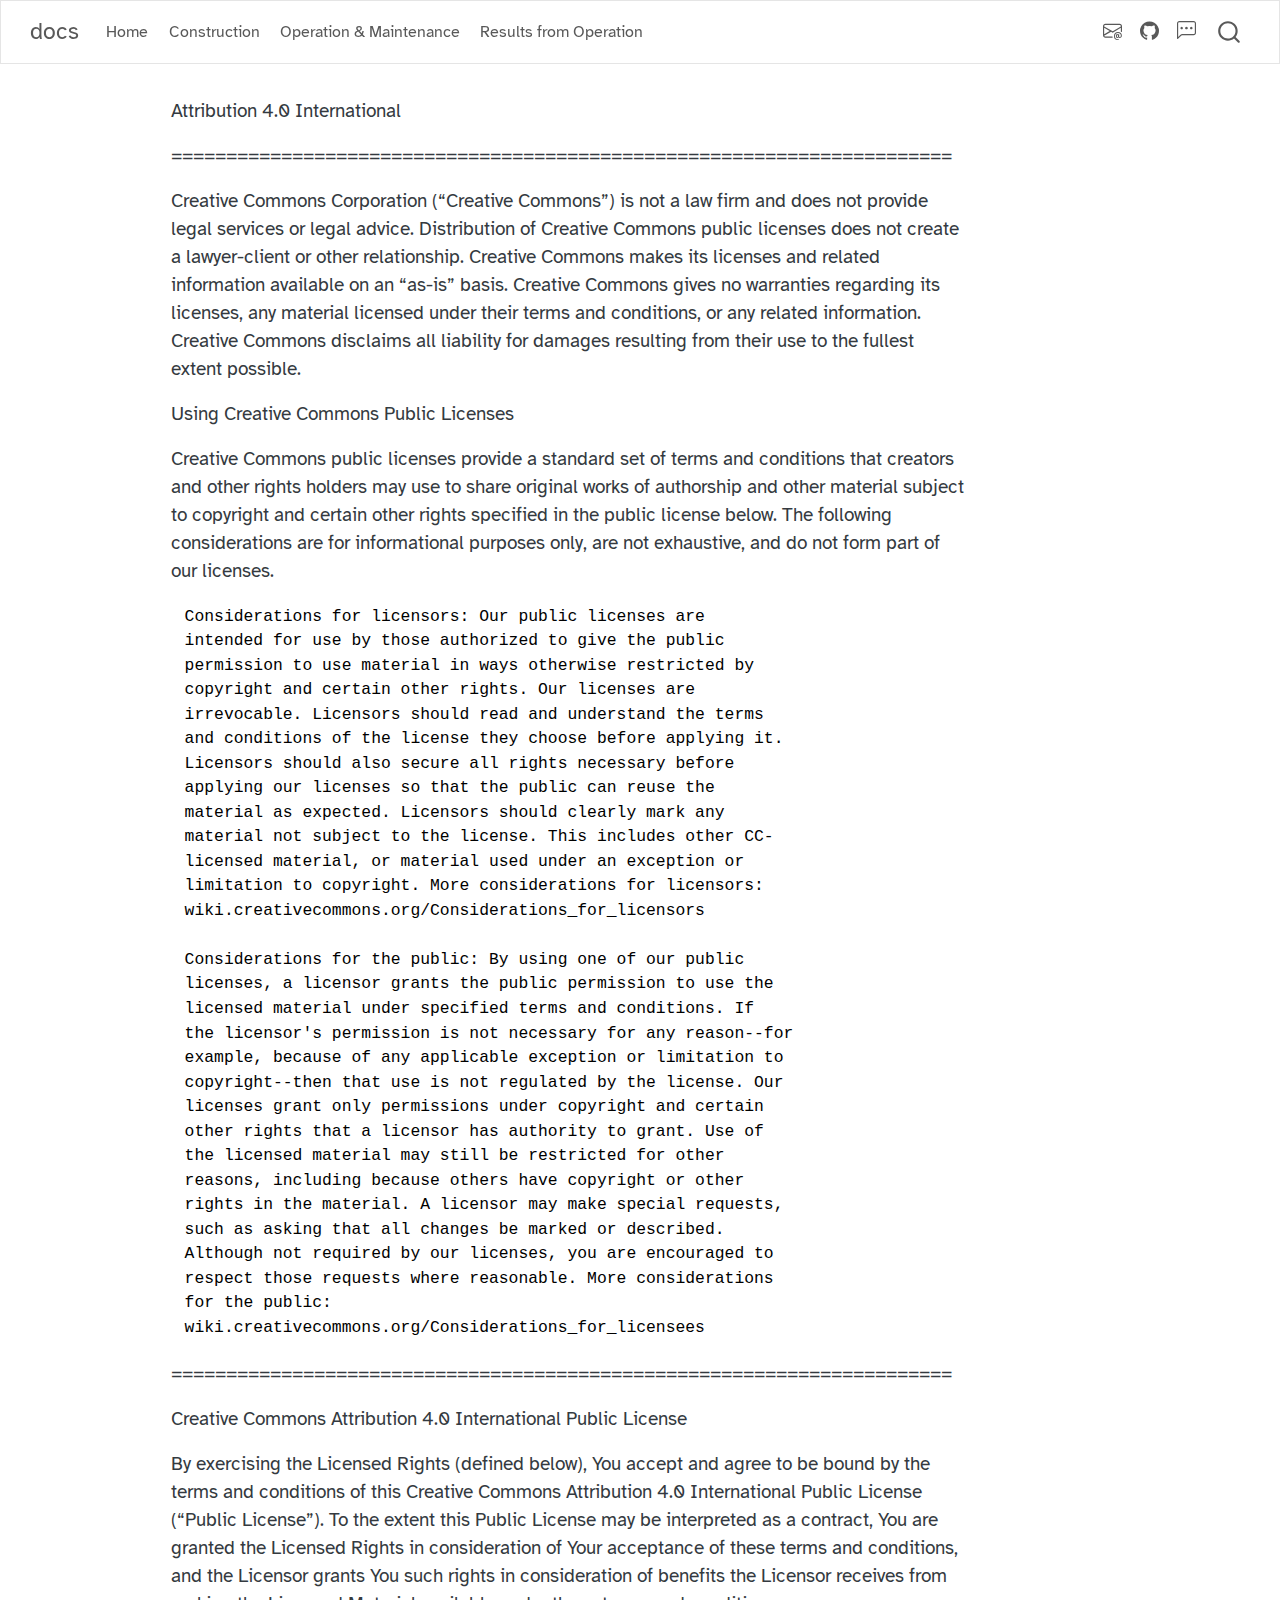
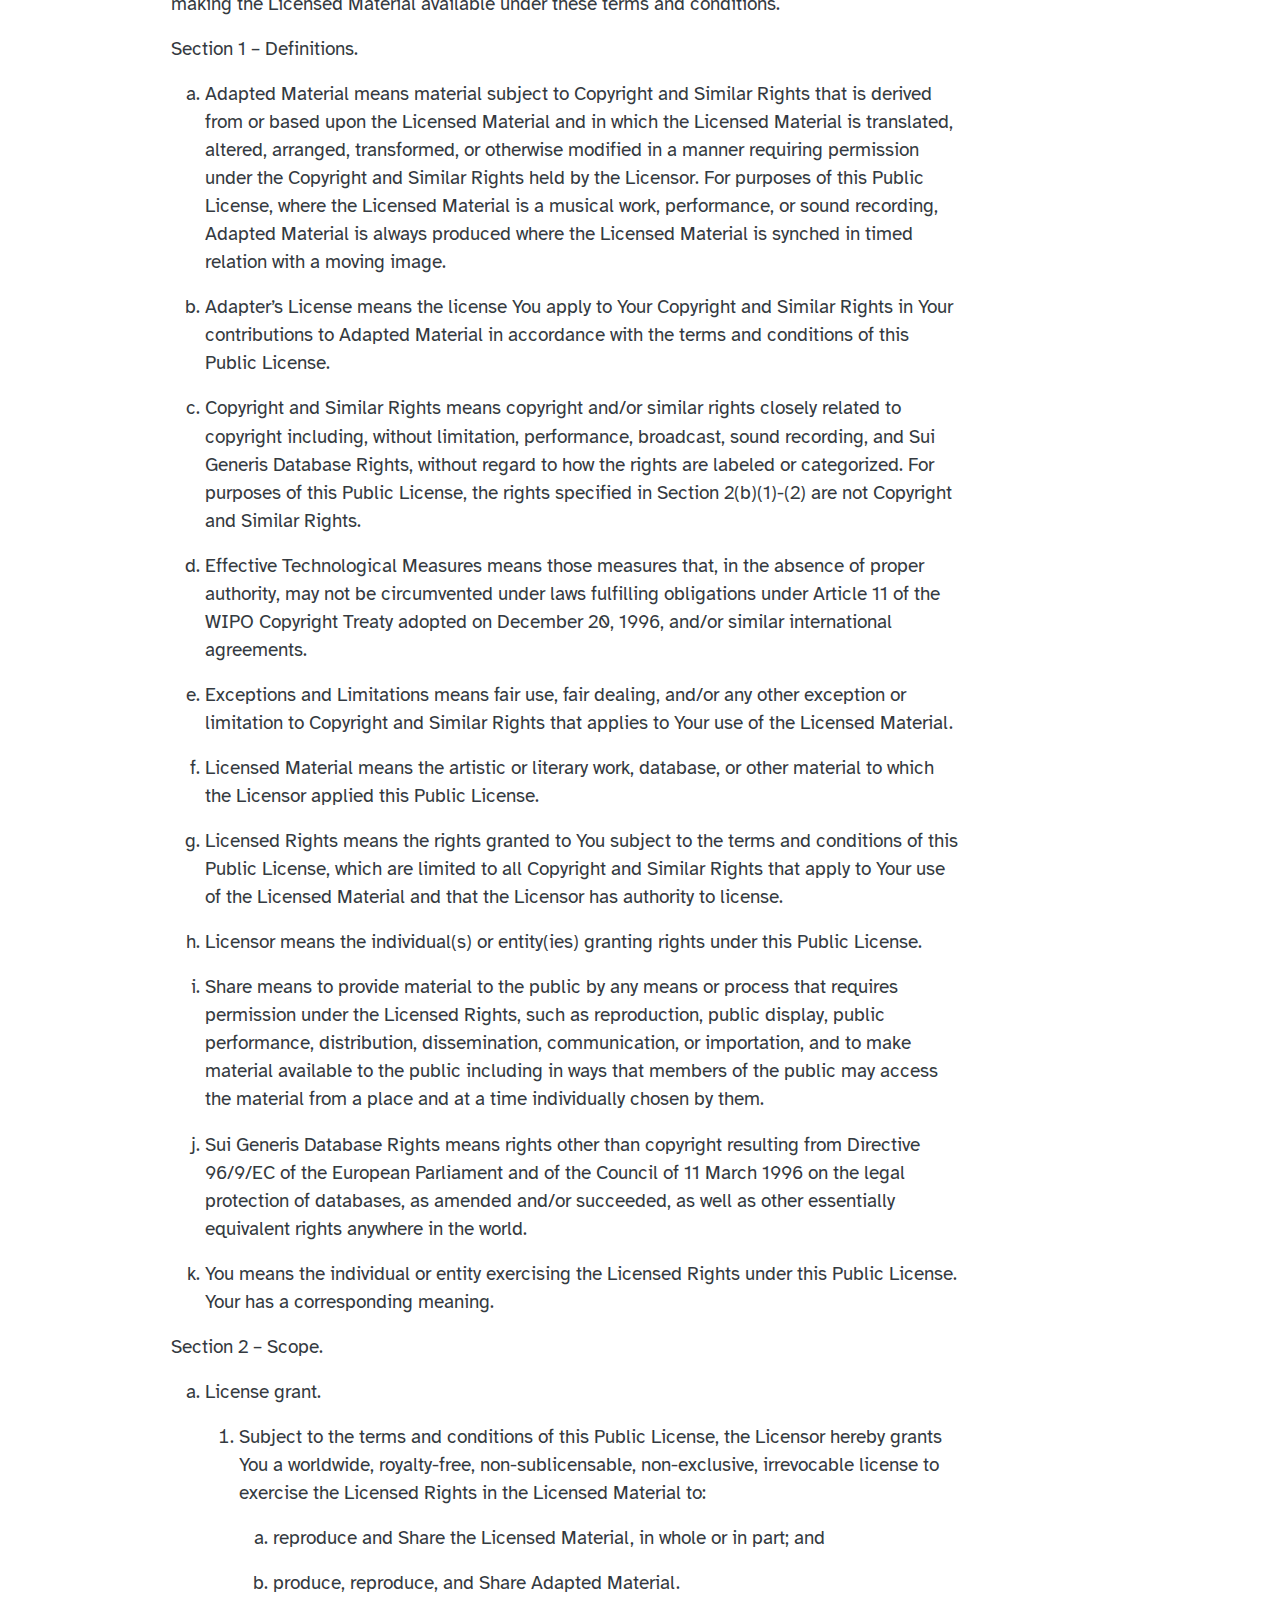
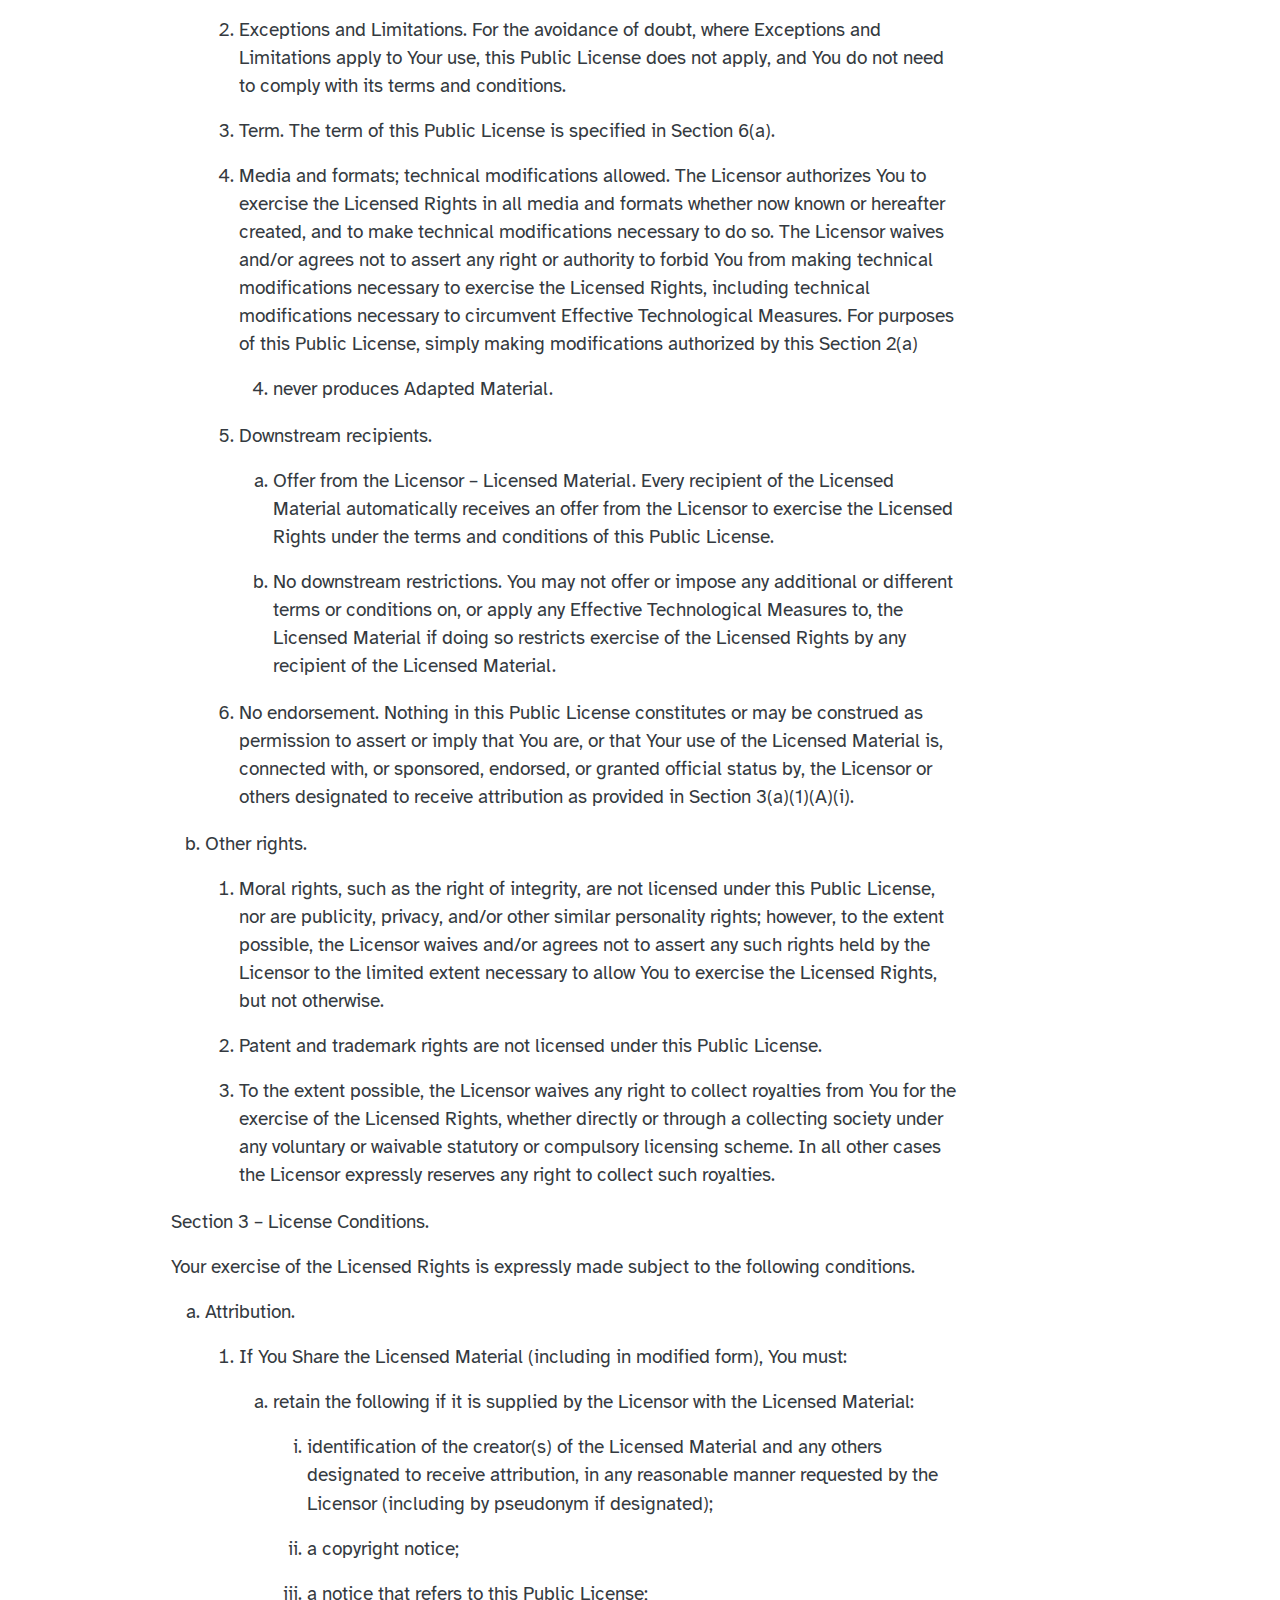
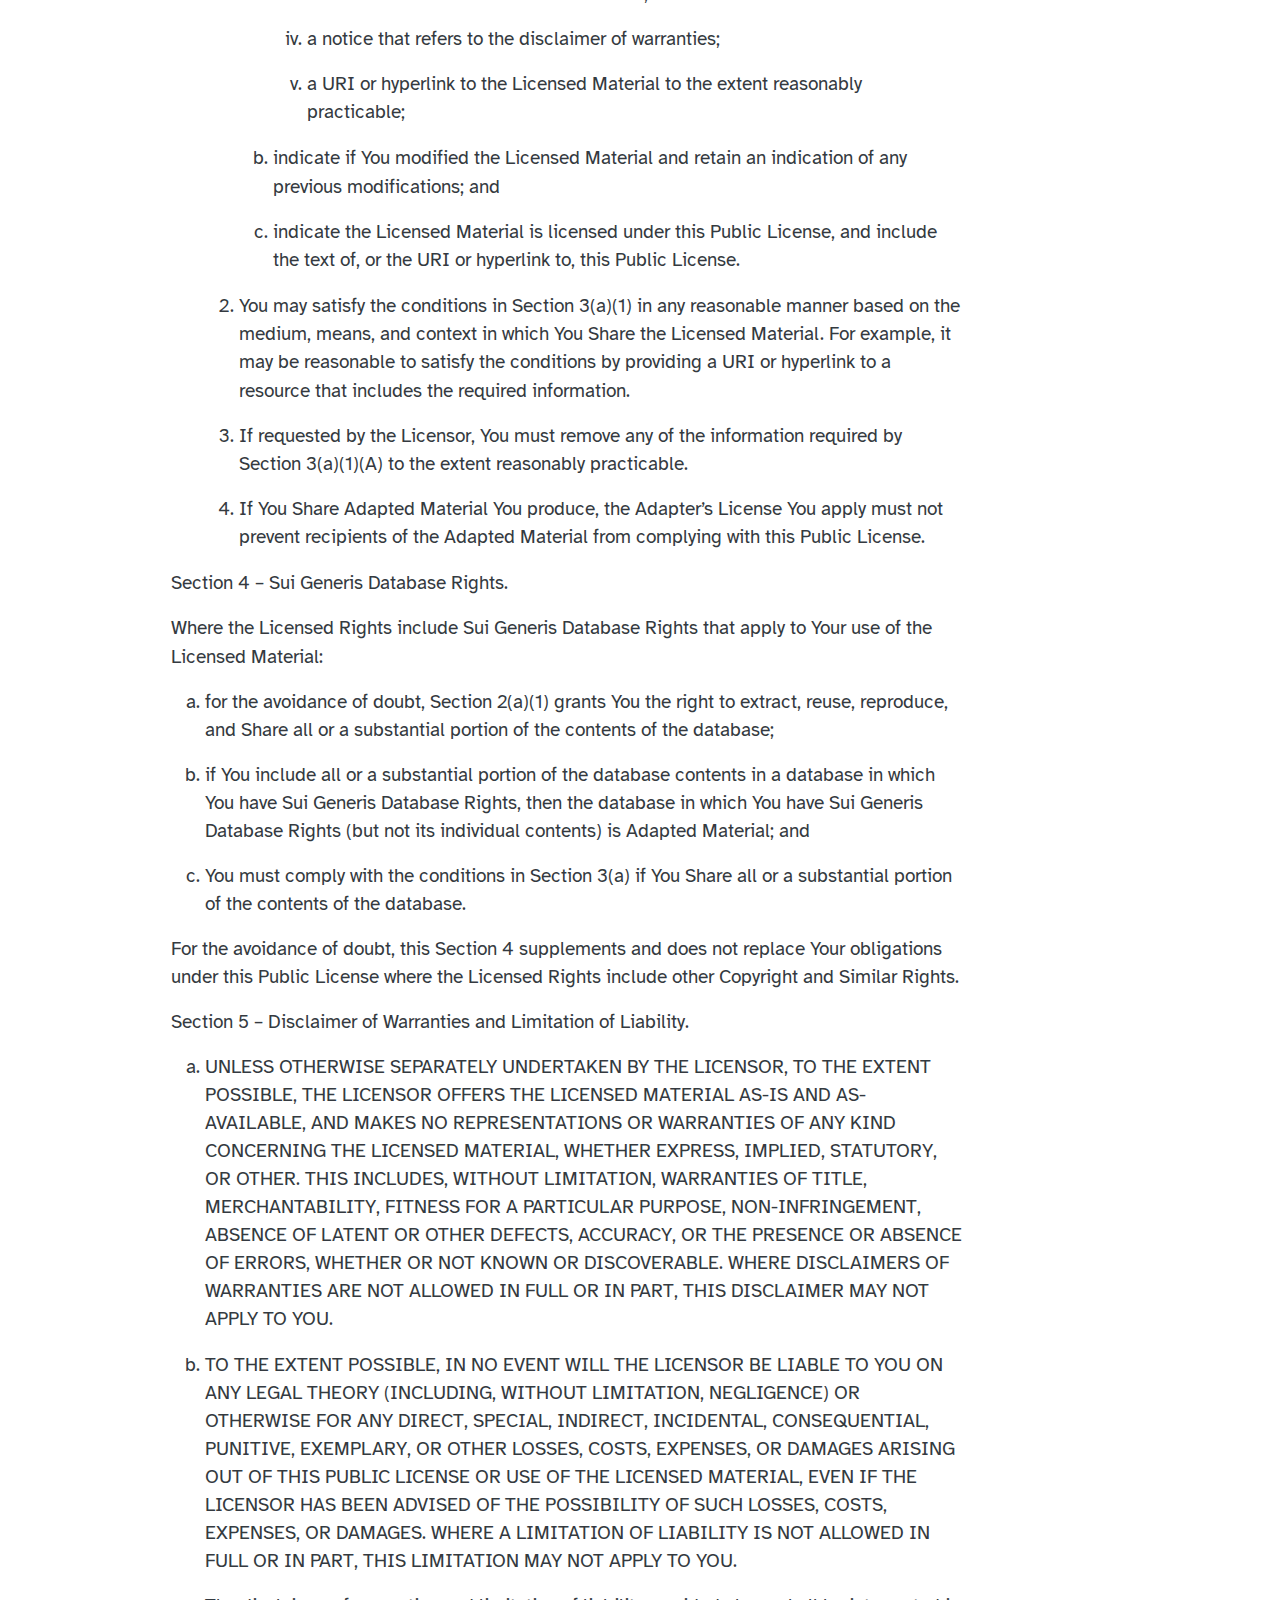
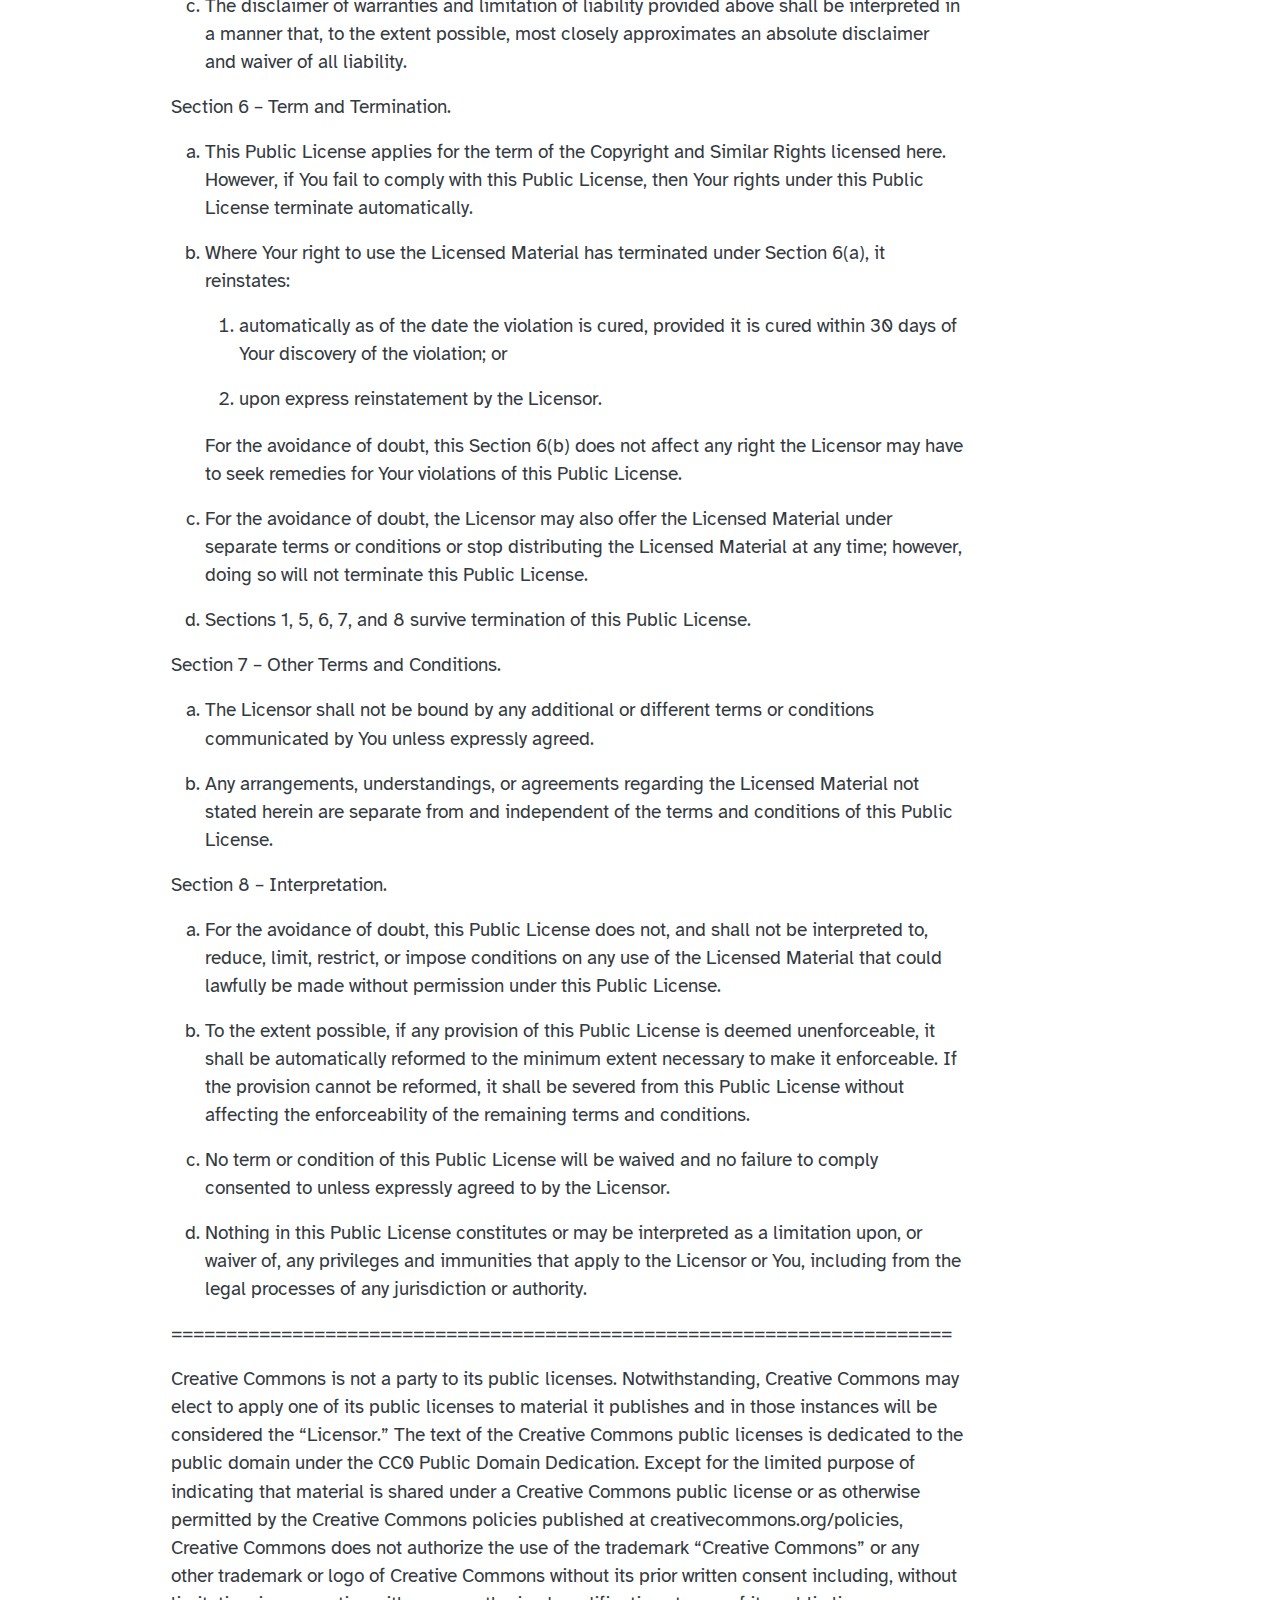
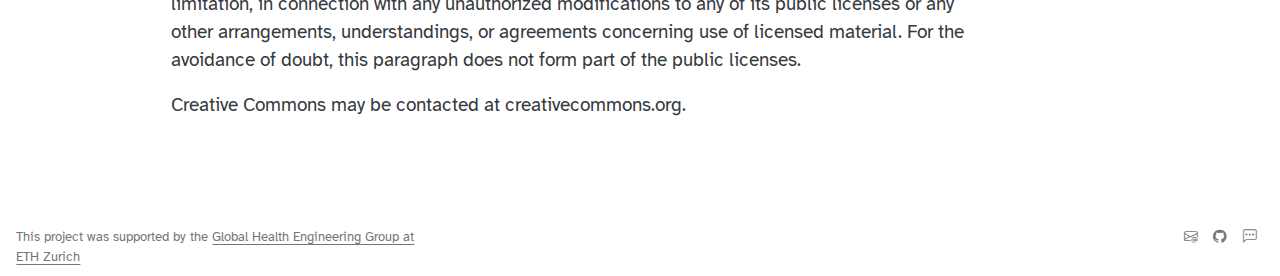
<file: docs/LICENSE.html>
<!DOCTYPE html>
<html xmlns="http://www.w3.org/1999/xhtml" lang="en" xml:lang="en"><head>

<meta charset="utf-8">
<meta name="generator" content="quarto-1.4.545">

<meta name="viewport" content="width=device-width, initial-scale=1.0, user-scalable=yes">


<title>docs</title>
<style>
code{white-space: pre-wrap;}
span.smallcaps{font-variant: small-caps;}
div.columns{display: flex; gap: min(4vw, 1.5em);}
div.column{flex: auto; overflow-x: auto;}
div.hanging-indent{margin-left: 1.5em; text-indent: -1.5em;}
ul.task-list{list-style: none;}
ul.task-list li input[type="checkbox"] {
  width: 0.8em;
  margin: 0 0.8em 0.2em -1em; /* quarto-specific, see https://github.com/quarto-dev/quarto-cli/issues/4556 */ 
  vertical-align: middle;
}
</style>


<script src="site_libs/quarto-nav/quarto-nav.js"></script>
<script src="site_libs/quarto-nav/headroom.min.js"></script>
<script src="site_libs/clipboard/clipboard.min.js"></script>
<script src="site_libs/quarto-search/autocomplete.umd.js"></script>
<script src="site_libs/quarto-search/fuse.min.js"></script>
<script src="site_libs/quarto-search/quarto-search.js"></script>
<meta name="quarto:offset" content="./">
<script src="site_libs/quarto-html/quarto.js"></script>
<script src="site_libs/quarto-html/popper.min.js"></script>
<script src="site_libs/quarto-html/tippy.umd.min.js"></script>
<script src="site_libs/quarto-html/anchor.min.js"></script>
<link href="site_libs/quarto-html/tippy.css" rel="stylesheet">
<link href="site_libs/quarto-html/quarto-syntax-highlighting.css" rel="stylesheet" id="quarto-text-highlighting-styles">
<script src="site_libs/bootstrap/bootstrap.min.js"></script>
<link href="site_libs/bootstrap/bootstrap-icons.css" rel="stylesheet">
<link href="site_libs/bootstrap/bootstrap.min.css" rel="stylesheet" id="quarto-bootstrap" data-mode="light">
<script id="quarto-search-options" type="application/json">{
  "location": "navbar",
  "copy-button": false,
  "collapse-after": 3,
  "panel-placement": "end",
  "type": "overlay",
  "limit": 50,
  "keyboard-shortcut": [
    "f",
    "/",
    "s"
  ],
  "show-item-context": false,
  "language": {
    "search-no-results-text": "No results",
    "search-matching-documents-text": "matching documents",
    "search-copy-link-title": "Copy link to search",
    "search-hide-matches-text": "Hide additional matches",
    "search-more-match-text": "more match in this document",
    "search-more-matches-text": "more matches in this document",
    "search-clear-button-title": "Clear",
    "search-text-placeholder": "",
    "search-detached-cancel-button-title": "Cancel",
    "search-submit-button-title": "Submit",
    "search-label": "Search"
  }
}</script>
<script defer="" data-domain="global-health-engineering.github.io/glass-crusher-design" src="https://plausible.io/js/script.js"></script>


</head>

<body class="nav-fixed">

<div id="quarto-search-results"></div>
  <header id="quarto-header" class="headroom fixed-top">
    <nav class="navbar navbar-expand-lg " data-bs-theme="dark">
      <div class="navbar-container container-fluid">
      <div class="navbar-brand-container mx-auto">
    <a class="navbar-brand" href="./index.html">
    <span class="navbar-title">docs</span>
    </a>
  </div>
            <div id="quarto-search" class="" title="Search"></div>
          <button class="navbar-toggler" type="button" data-bs-toggle="collapse" data-bs-target="#navbarCollapse" aria-controls="navbarCollapse" aria-expanded="false" aria-label="Toggle navigation" onclick="if (window.quartoToggleHeadroom) { window.quartoToggleHeadroom(); }">
  <span class="navbar-toggler-icon"></span>
</button>
          <div class="collapse navbar-collapse" id="navbarCollapse">
            <ul class="navbar-nav navbar-nav-scroll me-auto">
  <li class="nav-item">
    <a class="nav-link" href="./index.html"> 
<span class="menu-text">Home</span></a>
  </li>  
  <li class="nav-item">
    <a class="nav-link" href="./construction.qmd"> 
<span class="menu-text">Construction</span></a>
  </li>  
  <li class="nav-item">
    <a class="nav-link" href="./operation-maintenance.qmd"> 
<span class="menu-text">Operation &amp; Maintenance</span></a>
  </li>  
  <li class="nav-item">
    <a class="nav-link" href="./test-results.qmd"> 
<span class="menu-text">Results from Operation</span></a>
  </li>  
</ul>
            <ul class="navbar-nav navbar-nav-scroll ms-auto">
  <li class="nav-item compact">
    <a class="nav-link" href="mailto:ghe@mavt.ethz.ch?subject=Glass Crusher Design"> <i class="bi bi-envelope-at" role="img" aria-label="Email">
</i> 
<span class="menu-text"></span></a>
  </li>  
  <li class="nav-item compact">
    <a class="nav-link" href="https://github.com/Global-Health-Engineering/glass-crusher-design"> <i class="bi bi-github" role="img" aria-label="GitHub">
</i> 
<span class="menu-text"></span></a>
  </li>  
  <li class="nav-item compact">
    <a class="nav-link" href="https://matrix.to/#/#ghe-open:staffchat.ethz.ch"> <i class="bi bi-chat-left-dots" role="img" aria-label="Matrix">
</i> 
<span class="menu-text"></span></a>
  </li>  
</ul>
          </div> <!-- /navcollapse -->
          <div class="quarto-navbar-tools">
</div>
      </div> <!-- /container-fluid -->
    </nav>
</header>
<!-- content -->
<div id="quarto-content" class="quarto-container page-columns page-rows-contents page-layout-article page-navbar">
<!-- sidebar -->
<!-- margin-sidebar -->
    <div id="quarto-margin-sidebar" class="sidebar margin-sidebar">
        
    </div>
<!-- main -->
<main class="content" id="quarto-document-content">




<p>Attribution 4.0 International</p>
<p>=======================================================================</p>
<p>Creative Commons Corporation (“Creative Commons”) is not a law firm and does not provide legal services or legal advice. Distribution of Creative Commons public licenses does not create a lawyer-client or other relationship. Creative Commons makes its licenses and related information available on an “as-is” basis. Creative Commons gives no warranties regarding its licenses, any material licensed under their terms and conditions, or any related information. Creative Commons disclaims all liability for damages resulting from their use to the fullest extent possible.</p>
<p>Using Creative Commons Public Licenses</p>
<p>Creative Commons public licenses provide a standard set of terms and conditions that creators and other rights holders may use to share original works of authorship and other material subject to copyright and certain other rights specified in the public license below. The following considerations are for informational purposes only, are not exhaustive, and do not form part of our licenses.</p>
<pre><code> Considerations for licensors: Our public licenses are
 intended for use by those authorized to give the public
 permission to use material in ways otherwise restricted by
 copyright and certain other rights. Our licenses are
 irrevocable. Licensors should read and understand the terms
 and conditions of the license they choose before applying it.
 Licensors should also secure all rights necessary before
 applying our licenses so that the public can reuse the
 material as expected. Licensors should clearly mark any
 material not subject to the license. This includes other CC-
 licensed material, or material used under an exception or
 limitation to copyright. More considerations for licensors:
 wiki.creativecommons.org/Considerations_for_licensors

 Considerations for the public: By using one of our public
 licenses, a licensor grants the public permission to use the
 licensed material under specified terms and conditions. If
 the licensor's permission is not necessary for any reason--for
 example, because of any applicable exception or limitation to
 copyright--then that use is not regulated by the license. Our
 licenses grant only permissions under copyright and certain
 other rights that a licensor has authority to grant. Use of
 the licensed material may still be restricted for other
 reasons, including because others have copyright or other
 rights in the material. A licensor may make special requests,
 such as asking that all changes be marked or described.
 Although not required by our licenses, you are encouraged to
 respect those requests where reasonable. More considerations
 for the public:
 wiki.creativecommons.org/Considerations_for_licensees</code></pre>
<p>=======================================================================</p>
<p>Creative Commons Attribution 4.0 International Public License</p>
<p>By exercising the Licensed Rights (defined below), You accept and agree to be bound by the terms and conditions of this Creative Commons Attribution 4.0 International Public License (“Public License”). To the extent this Public License may be interpreted as a contract, You are granted the Licensed Rights in consideration of Your acceptance of these terms and conditions, and the Licensor grants You such rights in consideration of benefits the Licensor receives from making the Licensed Material available under these terms and conditions.</p>
<p>Section 1 – Definitions.</p>
<ol type="a">
<li><p>Adapted Material means material subject to Copyright and Similar Rights that is derived from or based upon the Licensed Material and in which the Licensed Material is translated, altered, arranged, transformed, or otherwise modified in a manner requiring permission under the Copyright and Similar Rights held by the Licensor. For purposes of this Public License, where the Licensed Material is a musical work, performance, or sound recording, Adapted Material is always produced where the Licensed Material is synched in timed relation with a moving image.</p></li>
<li><p>Adapter’s License means the license You apply to Your Copyright and Similar Rights in Your contributions to Adapted Material in accordance with the terms and conditions of this Public License.</p></li>
<li><p>Copyright and Similar Rights means copyright and/or similar rights closely related to copyright including, without limitation, performance, broadcast, sound recording, and Sui Generis Database Rights, without regard to how the rights are labeled or categorized. For purposes of this Public License, the rights specified in Section 2(b)(1)-(2) are not Copyright and Similar Rights.</p></li>
<li><p>Effective Technological Measures means those measures that, in the absence of proper authority, may not be circumvented under laws fulfilling obligations under Article 11 of the WIPO Copyright Treaty adopted on December 20, 1996, and/or similar international agreements.</p></li>
<li><p>Exceptions and Limitations means fair use, fair dealing, and/or any other exception or limitation to Copyright and Similar Rights that applies to Your use of the Licensed Material.</p></li>
<li><p>Licensed Material means the artistic or literary work, database, or other material to which the Licensor applied this Public License.</p></li>
<li><p>Licensed Rights means the rights granted to You subject to the terms and conditions of this Public License, which are limited to all Copyright and Similar Rights that apply to Your use of the Licensed Material and that the Licensor has authority to license.</p></li>
<li><p>Licensor means the individual(s) or entity(ies) granting rights under this Public License.</p></li>
<li><p>Share means to provide material to the public by any means or process that requires permission under the Licensed Rights, such as reproduction, public display, public performance, distribution, dissemination, communication, or importation, and to make material available to the public including in ways that members of the public may access the material from a place and at a time individually chosen by them.</p></li>
<li><p>Sui Generis Database Rights means rights other than copyright resulting from Directive 96/9/EC of the European Parliament and of the Council of 11 March 1996 on the legal protection of databases, as amended and/or succeeded, as well as other essentially equivalent rights anywhere in the world.</p></li>
<li><p>You means the individual or entity exercising the Licensed Rights under this Public License. Your has a corresponding meaning.</p></li>
</ol>
<p>Section 2 – Scope.</p>
<ol type="a">
<li><p>License grant.</p>
<ol type="1">
<li><p>Subject to the terms and conditions of this Public License, the Licensor hereby grants You a worldwide, royalty-free, non-sublicensable, non-exclusive, irrevocable license to exercise the Licensed Rights in the Licensed Material to:</p>
<ol type="a">
<li><p>reproduce and Share the Licensed Material, in whole or in part; and</p></li>
<li><p>produce, reproduce, and Share Adapted Material.</p></li>
</ol></li>
<li><p>Exceptions and Limitations. For the avoidance of doubt, where Exceptions and Limitations apply to Your use, this Public License does not apply, and You do not need to comply with its terms and conditions.</p></li>
<li><p>Term. The term of this Public License is specified in Section 6(a).</p></li>
<li><p>Media and formats; technical modifications allowed. The Licensor authorizes You to exercise the Licensed Rights in all media and formats whether now known or hereafter created, and to make technical modifications necessary to do so. The Licensor waives and/or agrees not to assert any right or authority to forbid You from making technical modifications necessary to exercise the Licensed Rights, including technical modifications necessary to circumvent Effective Technological Measures. For purposes of this Public License, simply making modifications authorized by this Section 2(a)</p>
<ol start="4" type="1">
<li>never produces Adapted Material.</li>
</ol></li>
<li><p>Downstream recipients.</p>
<ol type="a">
<li><p>Offer from the Licensor – Licensed Material. Every recipient of the Licensed Material automatically receives an offer from the Licensor to exercise the Licensed Rights under the terms and conditions of this Public License.</p></li>
<li><p>No downstream restrictions. You may not offer or impose any additional or different terms or conditions on, or apply any Effective Technological Measures to, the Licensed Material if doing so restricts exercise of the Licensed Rights by any recipient of the Licensed Material.</p></li>
</ol></li>
<li><p>No endorsement. Nothing in this Public License constitutes or may be construed as permission to assert or imply that You are, or that Your use of the Licensed Material is, connected with, or sponsored, endorsed, or granted official status by, the Licensor or others designated to receive attribution as provided in Section 3(a)(1)(A)(i).</p></li>
</ol></li>
<li><p>Other rights.</p>
<ol type="1">
<li><p>Moral rights, such as the right of integrity, are not licensed under this Public License, nor are publicity, privacy, and/or other similar personality rights; however, to the extent possible, the Licensor waives and/or agrees not to assert any such rights held by the Licensor to the limited extent necessary to allow You to exercise the Licensed Rights, but not otherwise.</p></li>
<li><p>Patent and trademark rights are not licensed under this Public License.</p></li>
<li><p>To the extent possible, the Licensor waives any right to collect royalties from You for the exercise of the Licensed Rights, whether directly or through a collecting society under any voluntary or waivable statutory or compulsory licensing scheme. In all other cases the Licensor expressly reserves any right to collect such royalties.</p></li>
</ol></li>
</ol>
<p>Section 3 – License Conditions.</p>
<p>Your exercise of the Licensed Rights is expressly made subject to the following conditions.</p>
<ol type="a">
<li><p>Attribution.</p>
<ol type="1">
<li><p>If You Share the Licensed Material (including in modified form), You must:</p>
<ol type="a">
<li><p>retain the following if it is supplied by the Licensor with the Licensed Material:</p>
<ol type="i">
<li><p>identification of the creator(s) of the Licensed Material and any others designated to receive attribution, in any reasonable manner requested by the Licensor (including by pseudonym if designated);</p></li>
<li><p>a copyright notice;</p></li>
<li><p>a notice that refers to this Public License;</p></li>
<li><p>a notice that refers to the disclaimer of warranties;</p></li>
<li><p>a URI or hyperlink to the Licensed Material to the extent reasonably practicable;</p></li>
</ol></li>
<li><p>indicate if You modified the Licensed Material and retain an indication of any previous modifications; and</p></li>
<li><p>indicate the Licensed Material is licensed under this Public License, and include the text of, or the URI or hyperlink to, this Public License.</p></li>
</ol></li>
<li><p>You may satisfy the conditions in Section 3(a)(1) in any reasonable manner based on the medium, means, and context in which You Share the Licensed Material. For example, it may be reasonable to satisfy the conditions by providing a URI or hyperlink to a resource that includes the required information.</p></li>
<li><p>If requested by the Licensor, You must remove any of the information required by Section 3(a)(1)(A) to the extent reasonably practicable.</p></li>
<li><p>If You Share Adapted Material You produce, the Adapter’s License You apply must not prevent recipients of the Adapted Material from complying with this Public License.</p></li>
</ol></li>
</ol>
<p>Section 4 – Sui Generis Database Rights.</p>
<p>Where the Licensed Rights include Sui Generis Database Rights that apply to Your use of the Licensed Material:</p>
<ol type="a">
<li><p>for the avoidance of doubt, Section 2(a)(1) grants You the right to extract, reuse, reproduce, and Share all or a substantial portion of the contents of the database;</p></li>
<li><p>if You include all or a substantial portion of the database contents in a database in which You have Sui Generis Database Rights, then the database in which You have Sui Generis Database Rights (but not its individual contents) is Adapted Material; and</p></li>
<li><p>You must comply with the conditions in Section 3(a) if You Share all or a substantial portion of the contents of the database.</p></li>
</ol>
<p>For the avoidance of doubt, this Section 4 supplements and does not replace Your obligations under this Public License where the Licensed Rights include other Copyright and Similar Rights.</p>
<p>Section 5 – Disclaimer of Warranties and Limitation of Liability.</p>
<ol type="a">
<li><p>UNLESS OTHERWISE SEPARATELY UNDERTAKEN BY THE LICENSOR, TO THE EXTENT POSSIBLE, THE LICENSOR OFFERS THE LICENSED MATERIAL AS-IS AND AS-AVAILABLE, AND MAKES NO REPRESENTATIONS OR WARRANTIES OF ANY KIND CONCERNING THE LICENSED MATERIAL, WHETHER EXPRESS, IMPLIED, STATUTORY, OR OTHER. THIS INCLUDES, WITHOUT LIMITATION, WARRANTIES OF TITLE, MERCHANTABILITY, FITNESS FOR A PARTICULAR PURPOSE, NON-INFRINGEMENT, ABSENCE OF LATENT OR OTHER DEFECTS, ACCURACY, OR THE PRESENCE OR ABSENCE OF ERRORS, WHETHER OR NOT KNOWN OR DISCOVERABLE. WHERE DISCLAIMERS OF WARRANTIES ARE NOT ALLOWED IN FULL OR IN PART, THIS DISCLAIMER MAY NOT APPLY TO YOU.</p></li>
<li><p>TO THE EXTENT POSSIBLE, IN NO EVENT WILL THE LICENSOR BE LIABLE TO YOU ON ANY LEGAL THEORY (INCLUDING, WITHOUT LIMITATION, NEGLIGENCE) OR OTHERWISE FOR ANY DIRECT, SPECIAL, INDIRECT, INCIDENTAL, CONSEQUENTIAL, PUNITIVE, EXEMPLARY, OR OTHER LOSSES, COSTS, EXPENSES, OR DAMAGES ARISING OUT OF THIS PUBLIC LICENSE OR USE OF THE LICENSED MATERIAL, EVEN IF THE LICENSOR HAS BEEN ADVISED OF THE POSSIBILITY OF SUCH LOSSES, COSTS, EXPENSES, OR DAMAGES. WHERE A LIMITATION OF LIABILITY IS NOT ALLOWED IN FULL OR IN PART, THIS LIMITATION MAY NOT APPLY TO YOU.</p></li>
<li><p>The disclaimer of warranties and limitation of liability provided above shall be interpreted in a manner that, to the extent possible, most closely approximates an absolute disclaimer and waiver of all liability.</p></li>
</ol>
<p>Section 6 – Term and Termination.</p>
<ol type="a">
<li><p>This Public License applies for the term of the Copyright and Similar Rights licensed here. However, if You fail to comply with this Public License, then Your rights under this Public License terminate automatically.</p></li>
<li><p>Where Your right to use the Licensed Material has terminated under Section 6(a), it reinstates:</p>
<ol type="1">
<li><p>automatically as of the date the violation is cured, provided it is cured within 30 days of Your discovery of the violation; or</p></li>
<li><p>upon express reinstatement by the Licensor.</p></li>
</ol>
<p>For the avoidance of doubt, this Section 6(b) does not affect any right the Licensor may have to seek remedies for Your violations of this Public License.</p></li>
<li><p>For the avoidance of doubt, the Licensor may also offer the Licensed Material under separate terms or conditions or stop distributing the Licensed Material at any time; however, doing so will not terminate this Public License.</p></li>
<li><p>Sections 1, 5, 6, 7, and 8 survive termination of this Public License.</p></li>
</ol>
<p>Section 7 – Other Terms and Conditions.</p>
<ol type="a">
<li><p>The Licensor shall not be bound by any additional or different terms or conditions communicated by You unless expressly agreed.</p></li>
<li><p>Any arrangements, understandings, or agreements regarding the Licensed Material not stated herein are separate from and independent of the terms and conditions of this Public License.</p></li>
</ol>
<p>Section 8 – Interpretation.</p>
<ol type="a">
<li><p>For the avoidance of doubt, this Public License does not, and shall not be interpreted to, reduce, limit, restrict, or impose conditions on any use of the Licensed Material that could lawfully be made without permission under this Public License.</p></li>
<li><p>To the extent possible, if any provision of this Public License is deemed unenforceable, it shall be automatically reformed to the minimum extent necessary to make it enforceable. If the provision cannot be reformed, it shall be severed from this Public License without affecting the enforceability of the remaining terms and conditions.</p></li>
<li><p>No term or condition of this Public License will be waived and no failure to comply consented to unless expressly agreed to by the Licensor.</p></li>
<li><p>Nothing in this Public License constitutes or may be interpreted as a limitation upon, or waiver of, any privileges and immunities that apply to the Licensor or You, including from the legal processes of any jurisdiction or authority.</p></li>
</ol>
<p>=======================================================================</p>
<p>Creative Commons is not a party to its public licenses. Notwithstanding, Creative Commons may elect to apply one of its public licenses to material it publishes and in those instances will be considered the “Licensor.” The text of the Creative Commons public licenses is dedicated to the public domain under the CC0 Public Domain Dedication. Except for the limited purpose of indicating that material is shared under a Creative Commons public license or as otherwise permitted by the Creative Commons policies published at creativecommons.org/policies, Creative Commons does not authorize the use of the trademark “Creative Commons” or any other trademark or logo of Creative Commons without its prior written consent including, without limitation, in connection with any unauthorized modifications to any of its public licenses or any other arrangements, understandings, or agreements concerning use of licensed material. For the avoidance of doubt, this paragraph does not form part of the public licenses.</p>
<p>Creative Commons may be contacted at creativecommons.org.</p>



</main> <!-- /main -->
<script id="quarto-html-after-body" type="application/javascript">
window.document.addEventListener("DOMContentLoaded", function (event) {
  const toggleBodyColorMode = (bsSheetEl) => {
    const mode = bsSheetEl.getAttribute("data-mode");
    const bodyEl = window.document.querySelector("body");
    if (mode === "dark") {
      bodyEl.classList.add("quarto-dark");
      bodyEl.classList.remove("quarto-light");
    } else {
      bodyEl.classList.add("quarto-light");
      bodyEl.classList.remove("quarto-dark");
    }
  }
  const toggleBodyColorPrimary = () => {
    const bsSheetEl = window.document.querySelector("link#quarto-bootstrap");
    if (bsSheetEl) {
      toggleBodyColorMode(bsSheetEl);
    }
  }
  toggleBodyColorPrimary();  
  const icon = "";
  const anchorJS = new window.AnchorJS();
  anchorJS.options = {
    placement: 'right',
    icon: icon
  };
  anchorJS.add('.anchored');
  const isCodeAnnotation = (el) => {
    for (const clz of el.classList) {
      if (clz.startsWith('code-annotation-')) {                     
        return true;
      }
    }
    return false;
  }
  const clipboard = new window.ClipboardJS('.code-copy-button', {
    text: function(trigger) {
      const codeEl = trigger.previousElementSibling.cloneNode(true);
      for (const childEl of codeEl.children) {
        if (isCodeAnnotation(childEl)) {
          childEl.remove();
        }
      }
      return codeEl.innerText;
    }
  });
  clipboard.on('success', function(e) {
    // button target
    const button = e.trigger;
    // don't keep focus
    button.blur();
    // flash "checked"
    button.classList.add('code-copy-button-checked');
    var currentTitle = button.getAttribute("title");
    button.setAttribute("title", "Copied!");
    let tooltip;
    if (window.bootstrap) {
      button.setAttribute("data-bs-toggle", "tooltip");
      button.setAttribute("data-bs-placement", "left");
      button.setAttribute("data-bs-title", "Copied!");
      tooltip = new bootstrap.Tooltip(button, 
        { trigger: "manual", 
          customClass: "code-copy-button-tooltip",
          offset: [0, -8]});
      tooltip.show();    
    }
    setTimeout(function() {
      if (tooltip) {
        tooltip.hide();
        button.removeAttribute("data-bs-title");
        button.removeAttribute("data-bs-toggle");
        button.removeAttribute("data-bs-placement");
      }
      button.setAttribute("title", currentTitle);
      button.classList.remove('code-copy-button-checked');
    }, 1000);
    // clear code selection
    e.clearSelection();
  });
  function tippyHover(el, contentFn, onTriggerFn, onUntriggerFn) {
    const config = {
      allowHTML: true,
      maxWidth: 500,
      delay: 100,
      arrow: false,
      appendTo: function(el) {
          return el.parentElement;
      },
      interactive: true,
      interactiveBorder: 10,
      theme: 'quarto',
      placement: 'bottom-start',
    };
    if (contentFn) {
      config.content = contentFn;
    }
    if (onTriggerFn) {
      config.onTrigger = onTriggerFn;
    }
    if (onUntriggerFn) {
      config.onUntrigger = onUntriggerFn;
    }
    window.tippy(el, config); 
  }
  const noterefs = window.document.querySelectorAll('a[role="doc-noteref"]');
  for (var i=0; i<noterefs.length; i++) {
    const ref = noterefs[i];
    tippyHover(ref, function() {
      // use id or data attribute instead here
      let href = ref.getAttribute('data-footnote-href') || ref.getAttribute('href');
      try { href = new URL(href).hash; } catch {}
      const id = href.replace(/^#\/?/, "");
      const note = window.document.getElementById(id);
      return note.innerHTML;
    });
  }
  const xrefs = window.document.querySelectorAll('a.quarto-xref');
  const processXRef = (id, note) => {
    // Strip column container classes
    const stripColumnClz = (el) => {
      el.classList.remove("page-full", "page-columns");
      if (el.children) {
        for (const child of el.children) {
          stripColumnClz(child);
        }
      }
    }
    stripColumnClz(note)
    if (id === null || id.startsWith('sec-')) {
      // Special case sections, only their first couple elements
      const container = document.createElement("div");
      if (note.children && note.children.length > 2) {
        container.appendChild(note.children[0].cloneNode(true));
        for (let i = 1; i < note.children.length; i++) {
          const child = note.children[i];
          if (child.tagName === "P" && child.innerText === "") {
            continue;
          } else {
            container.appendChild(child.cloneNode(true));
            break;
          }
        }
        if (window.Quarto?.typesetMath) {
          window.Quarto.typesetMath(container);
        }
        return container.innerHTML
      } else {
        if (window.Quarto?.typesetMath) {
          window.Quarto.typesetMath(note);
        }
        return note.innerHTML;
      }
    } else {
      // Remove any anchor links if they are present
      const anchorLink = note.querySelector('a.anchorjs-link');
      if (anchorLink) {
        anchorLink.remove();
      }
      if (window.Quarto?.typesetMath) {
        window.Quarto.typesetMath(note);
      }
      // TODO in 1.5, we should make sure this works without a callout special case
      if (note.classList.contains("callout")) {
        return note.outerHTML;
      } else {
        return note.innerHTML;
      }
    }
  }
  for (var i=0; i<xrefs.length; i++) {
    const xref = xrefs[i];
    tippyHover(xref, undefined, function(instance) {
      instance.disable();
      let url = xref.getAttribute('href');
      let hash = undefined; 
      if (url.startsWith('#')) {
        hash = url;
      } else {
        try { hash = new URL(url).hash; } catch {}
      }
      if (hash) {
        const id = hash.replace(/^#\/?/, "");
        const note = window.document.getElementById(id);
        if (note !== null) {
          try {
            const html = processXRef(id, note.cloneNode(true));
            instance.setContent(html);
          } finally {
            instance.enable();
            instance.show();
          }
        } else {
          // See if we can fetch this
          fetch(url.split('#')[0])
          .then(res => res.text())
          .then(html => {
            const parser = new DOMParser();
            const htmlDoc = parser.parseFromString(html, "text/html");
            const note = htmlDoc.getElementById(id);
            if (note !== null) {
              const html = processXRef(id, note);
              instance.setContent(html);
            } 
          }).finally(() => {
            instance.enable();
            instance.show();
          });
        }
      } else {
        // See if we can fetch a full url (with no hash to target)
        // This is a special case and we should probably do some content thinning / targeting
        fetch(url)
        .then(res => res.text())
        .then(html => {
          const parser = new DOMParser();
          const htmlDoc = parser.parseFromString(html, "text/html");
          const note = htmlDoc.querySelector('main.content');
          if (note !== null) {
            // This should only happen for chapter cross references
            // (since there is no id in the URL)
            // remove the first header
            if (note.children.length > 0 && note.children[0].tagName === "HEADER") {
              note.children[0].remove();
            }
            const html = processXRef(null, note);
            instance.setContent(html);
          } 
        }).finally(() => {
          instance.enable();
          instance.show();
        });
      }
    }, function(instance) {
    });
  }
      let selectedAnnoteEl;
      const selectorForAnnotation = ( cell, annotation) => {
        let cellAttr = 'data-code-cell="' + cell + '"';
        let lineAttr = 'data-code-annotation="' +  annotation + '"';
        const selector = 'span[' + cellAttr + '][' + lineAttr + ']';
        return selector;
      }
      const selectCodeLines = (annoteEl) => {
        const doc = window.document;
        const targetCell = annoteEl.getAttribute("data-target-cell");
        const targetAnnotation = annoteEl.getAttribute("data-target-annotation");
        const annoteSpan = window.document.querySelector(selectorForAnnotation(targetCell, targetAnnotation));
        const lines = annoteSpan.getAttribute("data-code-lines").split(",");
        const lineIds = lines.map((line) => {
          return targetCell + "-" + line;
        })
        let top = null;
        let height = null;
        let parent = null;
        if (lineIds.length > 0) {
            //compute the position of the single el (top and bottom and make a div)
            const el = window.document.getElementById(lineIds[0]);
            top = el.offsetTop;
            height = el.offsetHeight;
            parent = el.parentElement.parentElement;
          if (lineIds.length > 1) {
            const lastEl = window.document.getElementById(lineIds[lineIds.length - 1]);
            const bottom = lastEl.offsetTop + lastEl.offsetHeight;
            height = bottom - top;
          }
          if (top !== null && height !== null && parent !== null) {
            // cook up a div (if necessary) and position it 
            let div = window.document.getElementById("code-annotation-line-highlight");
            if (div === null) {
              div = window.document.createElement("div");
              div.setAttribute("id", "code-annotation-line-highlight");
              div.style.position = 'absolute';
              parent.appendChild(div);
            }
            div.style.top = top - 2 + "px";
            div.style.height = height + 4 + "px";
            div.style.left = 0;
            let gutterDiv = window.document.getElementById("code-annotation-line-highlight-gutter");
            if (gutterDiv === null) {
              gutterDiv = window.document.createElement("div");
              gutterDiv.setAttribute("id", "code-annotation-line-highlight-gutter");
              gutterDiv.style.position = 'absolute';
              const codeCell = window.document.getElementById(targetCell);
              const gutter = codeCell.querySelector('.code-annotation-gutter');
              gutter.appendChild(gutterDiv);
            }
            gutterDiv.style.top = top - 2 + "px";
            gutterDiv.style.height = height + 4 + "px";
          }
          selectedAnnoteEl = annoteEl;
        }
      };
      const unselectCodeLines = () => {
        const elementsIds = ["code-annotation-line-highlight", "code-annotation-line-highlight-gutter"];
        elementsIds.forEach((elId) => {
          const div = window.document.getElementById(elId);
          if (div) {
            div.remove();
          }
        });
        selectedAnnoteEl = undefined;
      };
        // Handle positioning of the toggle
    window.addEventListener(
      "resize",
      throttle(() => {
        elRect = undefined;
        if (selectedAnnoteEl) {
          selectCodeLines(selectedAnnoteEl);
        }
      }, 10)
    );
    function throttle(fn, ms) {
    let throttle = false;
    let timer;
      return (...args) => {
        if(!throttle) { // first call gets through
            fn.apply(this, args);
            throttle = true;
        } else { // all the others get throttled
            if(timer) clearTimeout(timer); // cancel #2
            timer = setTimeout(() => {
              fn.apply(this, args);
              timer = throttle = false;
            }, ms);
        }
      };
    }
      // Attach click handler to the DT
      const annoteDls = window.document.querySelectorAll('dt[data-target-cell]');
      for (const annoteDlNode of annoteDls) {
        annoteDlNode.addEventListener('click', (event) => {
          const clickedEl = event.target;
          if (clickedEl !== selectedAnnoteEl) {
            unselectCodeLines();
            const activeEl = window.document.querySelector('dt[data-target-cell].code-annotation-active');
            if (activeEl) {
              activeEl.classList.remove('code-annotation-active');
            }
            selectCodeLines(clickedEl);
            clickedEl.classList.add('code-annotation-active');
          } else {
            // Unselect the line
            unselectCodeLines();
            clickedEl.classList.remove('code-annotation-active');
          }
        });
      }
  const findCites = (el) => {
    const parentEl = el.parentElement;
    if (parentEl) {
      const cites = parentEl.dataset.cites;
      if (cites) {
        return {
          el,
          cites: cites.split(' ')
        };
      } else {
        return findCites(el.parentElement)
      }
    } else {
      return undefined;
    }
  };
  var bibliorefs = window.document.querySelectorAll('a[role="doc-biblioref"]');
  for (var i=0; i<bibliorefs.length; i++) {
    const ref = bibliorefs[i];
    const citeInfo = findCites(ref);
    if (citeInfo) {
      tippyHover(citeInfo.el, function() {
        var popup = window.document.createElement('div');
        citeInfo.cites.forEach(function(cite) {
          var citeDiv = window.document.createElement('div');
          citeDiv.classList.add('hanging-indent');
          citeDiv.classList.add('csl-entry');
          var biblioDiv = window.document.getElementById('ref-' + cite);
          if (biblioDiv) {
            citeDiv.innerHTML = biblioDiv.innerHTML;
          }
          popup.appendChild(citeDiv);
        });
        return popup.innerHTML;
      });
    }
  }
});
</script>
</div> <!-- /content -->
<footer class="footer">
  <div class="nav-footer">
    <div class="nav-footer-left">
<p>This project was supported by the <a href="https://ghe.ethz.ch">Global Health Engineering Group at ETH Zurich</a></p>
</div>   
    <div class="nav-footer-center">
      &nbsp;
    </div>
    <div class="nav-footer-right">
      <ul class="footer-items list-unstyled">
    <li class="nav-item compact">
    <a class="nav-link" href="mailto:ghe@mavt.ethz.ch?subject=Glass Crusher Design">
      <i class="bi bi-envelope-at" role="img" aria-label="Email">
</i> 
    </a>
  </li>  
    <li class="nav-item compact">
    <a class="nav-link" href="https://github.com/Global-Health-Engineering/glass-crusher-design">
      <i class="bi bi-github" role="img" aria-label="GitHub">
</i> 
    </a>
  </li>  
    <li class="nav-item compact">
    <a class="nav-link" href="https://matrix.to/#/#ghe-open:staffchat.ethz.ch">
      <i class="bi bi-chat-left-dots" role="img" aria-label="Matrix">
</i> 
    </a>
  </li>  
</ul>
    </div>
  </div>
</footer>




</body></html>
</file>
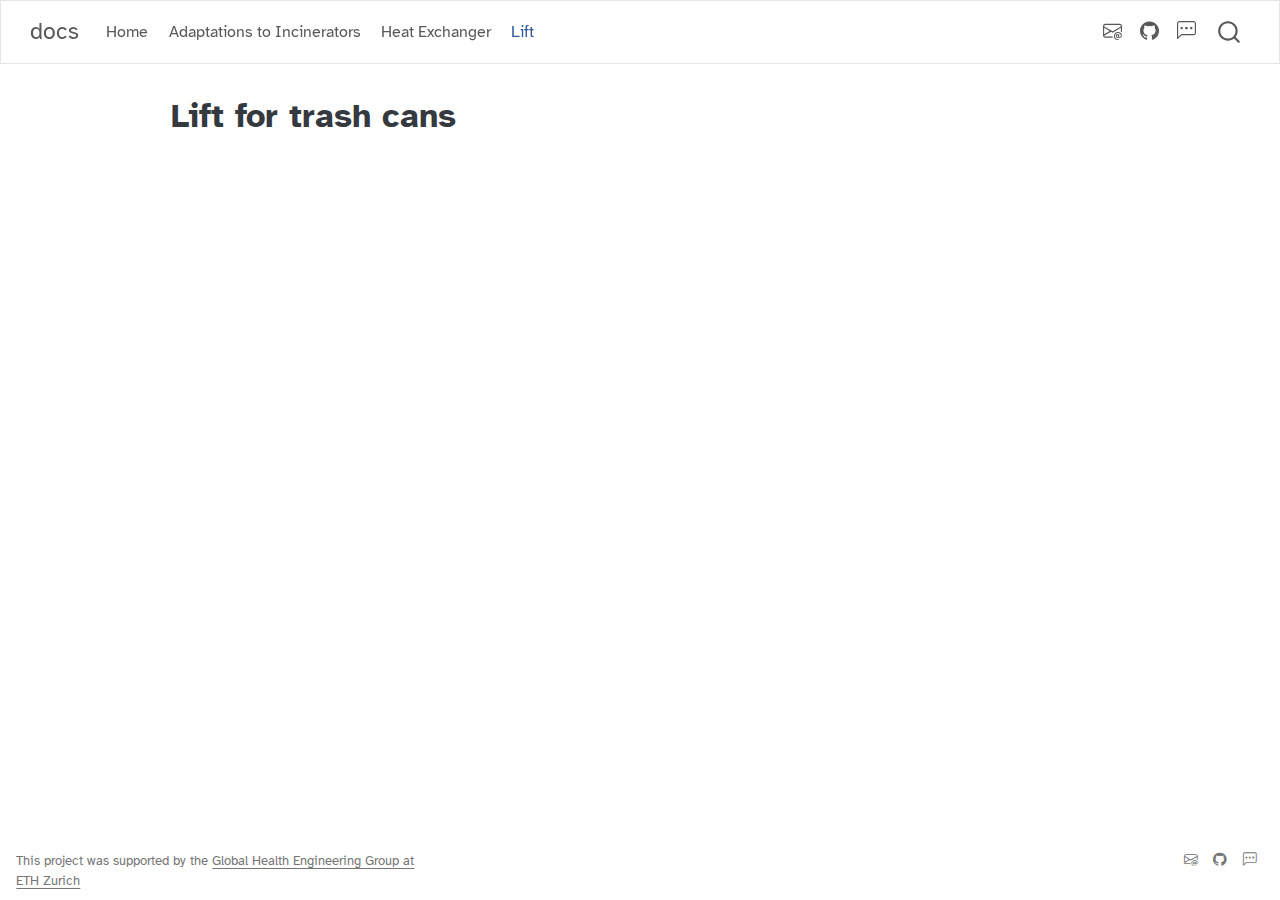
<file: docs/lift.html>
<!DOCTYPE html>
<html xmlns="http://www.w3.org/1999/xhtml" lang="en" xml:lang="en"><head>

<meta charset="utf-8">
<meta name="generator" content="quarto-1.4.553">

<meta name="viewport" content="width=device-width, initial-scale=1.0, user-scalable=yes">


<title>docs - Lift for trash cans</title>
<style>
code{white-space: pre-wrap;}
span.smallcaps{font-variant: small-caps;}
div.columns{display: flex; gap: min(4vw, 1.5em);}
div.column{flex: auto; overflow-x: auto;}
div.hanging-indent{margin-left: 1.5em; text-indent: -1.5em;}
ul.task-list{list-style: none;}
ul.task-list li input[type="checkbox"] {
  width: 0.8em;
  margin: 0 0.8em 0.2em -1em; /* quarto-specific, see https://github.com/quarto-dev/quarto-cli/issues/4556 */ 
  vertical-align: middle;
}
</style>


<script src="site_libs/quarto-nav/quarto-nav.js"></script>
<script src="site_libs/quarto-nav/headroom.min.js"></script>
<script src="site_libs/clipboard/clipboard.min.js"></script>
<script src="site_libs/quarto-search/autocomplete.umd.js"></script>
<script src="site_libs/quarto-search/fuse.min.js"></script>
<script src="site_libs/quarto-search/quarto-search.js"></script>
<meta name="quarto:offset" content="./">
<script src="site_libs/quarto-html/quarto.js"></script>
<script src="site_libs/quarto-html/popper.min.js"></script>
<script src="site_libs/quarto-html/tippy.umd.min.js"></script>
<script src="site_libs/quarto-html/anchor.min.js"></script>
<link href="site_libs/quarto-html/tippy.css" rel="stylesheet">
<link href="site_libs/quarto-html/quarto-syntax-highlighting.css" rel="stylesheet" id="quarto-text-highlighting-styles">
<script src="site_libs/bootstrap/bootstrap.min.js"></script>
<link href="site_libs/bootstrap/bootstrap-icons.css" rel="stylesheet">
<link href="site_libs/bootstrap/bootstrap.min.css" rel="stylesheet" id="quarto-bootstrap" data-mode="light">
<script id="quarto-search-options" type="application/json">{
  "location": "navbar",
  "copy-button": false,
  "collapse-after": 3,
  "panel-placement": "end",
  "type": "overlay",
  "limit": 50,
  "keyboard-shortcut": [
    "f",
    "/",
    "s"
  ],
  "show-item-context": false,
  "language": {
    "search-no-results-text": "No results",
    "search-matching-documents-text": "matching documents",
    "search-copy-link-title": "Copy link to search",
    "search-hide-matches-text": "Hide additional matches",
    "search-more-match-text": "more match in this document",
    "search-more-matches-text": "more matches in this document",
    "search-clear-button-title": "Clear",
    "search-text-placeholder": "",
    "search-detached-cancel-button-title": "Cancel",
    "search-submit-button-title": "Submit",
    "search-label": "Search"
  }
}</script>
<script defer="" data-domain="global-health-engineering.github.io/incinerate-with-hx/" src="https://plausible.io/js/script.js"></script>


</head>

<body class="nav-fixed">

<div id="quarto-search-results"></div>
  <header id="quarto-header" class="headroom fixed-top">
    <nav class="navbar navbar-expand-lg " data-bs-theme="dark">
      <div class="navbar-container container-fluid">
      <div class="navbar-brand-container mx-auto">
    <a class="navbar-brand" href="./index.html">
    <span class="navbar-title">docs</span>
    </a>
  </div>
            <div id="quarto-search" class="" title="Search"></div>
          <button class="navbar-toggler" type="button" data-bs-toggle="collapse" data-bs-target="#navbarCollapse" aria-controls="navbarCollapse" aria-expanded="false" aria-label="Toggle navigation" onclick="if (window.quartoToggleHeadroom) { window.quartoToggleHeadroom(); }">
  <span class="navbar-toggler-icon"></span>
</button>
          <div class="collapse navbar-collapse" id="navbarCollapse">
            <ul class="navbar-nav navbar-nav-scroll me-auto">
  <li class="nav-item">
    <a class="nav-link" href="./index.html"> 
<span class="menu-text">Home</span></a>
  </li>  
  <li class="nav-item">
    <a class="nav-link" href="./incinerator_adaptations.html"> 
<span class="menu-text">Adaptations to Incinerators</span></a>
  </li>  
  <li class="nav-item">
    <a class="nav-link" href="./heat_exchanger.html"> 
<span class="menu-text">Heat Exchanger</span></a>
  </li>  
  <li class="nav-item">
    <a class="nav-link active" href="./lift.html" aria-current="page"> 
<span class="menu-text">Lift</span></a>
  </li>  
</ul>
            <ul class="navbar-nav navbar-nav-scroll ms-auto">
  <li class="nav-item compact">
    <a class="nav-link" href="mailto:ghe@mavt.ethz.ch?subject=Incinerator design"> <i class="bi bi-envelope-at" role="img" aria-label="Email">
</i> 
<span class="menu-text"></span></a>
  </li>  
  <li class="nav-item compact">
    <a class="nav-link" href="https://github.com/Global-Health-Engineering/incinerate-with-hx"> <i class="bi bi-github" role="img" aria-label="GitHub">
</i> 
<span class="menu-text"></span></a>
  </li>  
  <li class="nav-item compact">
    <a class="nav-link" href="https://matrix.to/#/#ghe-open:staffchat.ethz.ch"> <i class="bi bi-chat-left-dots" role="img" aria-label="Matrix">
</i> 
<span class="menu-text"></span></a>
  </li>  
</ul>
          </div> <!-- /navcollapse -->
          <div class="quarto-navbar-tools">
</div>
      </div> <!-- /container-fluid -->
    </nav>
</header>
<!-- content -->
<div id="quarto-content" class="quarto-container page-columns page-rows-contents page-layout-article page-navbar">
<!-- sidebar -->
<!-- margin-sidebar -->
    <div id="quarto-margin-sidebar" class="sidebar margin-sidebar">
        
    </div>
<!-- main -->
<main class="content" id="quarto-document-content">

<header id="title-block-header" class="quarto-title-block default">
<div class="quarto-title">
<h1 class="title">Lift for trash cans</h1>
</div>



<div class="quarto-title-meta">

    
  
    
  </div>
  


</header>





</main> <!-- /main -->
<script id="quarto-html-after-body" type="application/javascript">
window.document.addEventListener("DOMContentLoaded", function (event) {
  const toggleBodyColorMode = (bsSheetEl) => {
    const mode = bsSheetEl.getAttribute("data-mode");
    const bodyEl = window.document.querySelector("body");
    if (mode === "dark") {
      bodyEl.classList.add("quarto-dark");
      bodyEl.classList.remove("quarto-light");
    } else {
      bodyEl.classList.add("quarto-light");
      bodyEl.classList.remove("quarto-dark");
    }
  }
  const toggleBodyColorPrimary = () => {
    const bsSheetEl = window.document.querySelector("link#quarto-bootstrap");
    if (bsSheetEl) {
      toggleBodyColorMode(bsSheetEl);
    }
  }
  toggleBodyColorPrimary();  
  const icon = "";
  const anchorJS = new window.AnchorJS();
  anchorJS.options = {
    placement: 'right',
    icon: icon
  };
  anchorJS.add('.anchored');
  const isCodeAnnotation = (el) => {
    for (const clz of el.classList) {
      if (clz.startsWith('code-annotation-')) {                     
        return true;
      }
    }
    return false;
  }
  const clipboard = new window.ClipboardJS('.code-copy-button', {
    text: function(trigger) {
      const codeEl = trigger.previousElementSibling.cloneNode(true);
      for (const childEl of codeEl.children) {
        if (isCodeAnnotation(childEl)) {
          childEl.remove();
        }
      }
      return codeEl.innerText;
    }
  });
  clipboard.on('success', function(e) {
    // button target
    const button = e.trigger;
    // don't keep focus
    button.blur();
    // flash "checked"
    button.classList.add('code-copy-button-checked');
    var currentTitle = button.getAttribute("title");
    button.setAttribute("title", "Copied!");
    let tooltip;
    if (window.bootstrap) {
      button.setAttribute("data-bs-toggle", "tooltip");
      button.setAttribute("data-bs-placement", "left");
      button.setAttribute("data-bs-title", "Copied!");
      tooltip = new bootstrap.Tooltip(button, 
        { trigger: "manual", 
          customClass: "code-copy-button-tooltip",
          offset: [0, -8]});
      tooltip.show();    
    }
    setTimeout(function() {
      if (tooltip) {
        tooltip.hide();
        button.removeAttribute("data-bs-title");
        button.removeAttribute("data-bs-toggle");
        button.removeAttribute("data-bs-placement");
      }
      button.setAttribute("title", currentTitle);
      button.classList.remove('code-copy-button-checked');
    }, 1000);
    // clear code selection
    e.clearSelection();
  });
    var localhostRegex = new RegExp(/^(?:http|https):\/\/localhost\:?[0-9]*\//);
    var mailtoRegex = new RegExp(/^mailto:/);
      var filterRegex = new RegExp('/' + window.location.host + '/');
    var isInternal = (href) => {
        return filterRegex.test(href) || localhostRegex.test(href) || mailtoRegex.test(href);
    }
    // Inspect non-navigation links and adorn them if external
 	var links = window.document.querySelectorAll('a[href]:not(.nav-link):not(.navbar-brand):not(.toc-action):not(.sidebar-link):not(.sidebar-item-toggle):not(.pagination-link):not(.no-external):not([aria-hidden]):not(.dropdown-item):not(.quarto-navigation-tool)');
    for (var i=0; i<links.length; i++) {
      const link = links[i];
      if (!isInternal(link.href)) {
        // undo the damage that might have been done by quarto-nav.js in the case of
        // links that we want to consider external
        if (link.dataset.originalHref !== undefined) {
          link.href = link.dataset.originalHref;
        }
      }
    }
  function tippyHover(el, contentFn, onTriggerFn, onUntriggerFn) {
    const config = {
      allowHTML: true,
      maxWidth: 500,
      delay: 100,
      arrow: false,
      appendTo: function(el) {
          return el.parentElement;
      },
      interactive: true,
      interactiveBorder: 10,
      theme: 'quarto',
      placement: 'bottom-start',
    };
    if (contentFn) {
      config.content = contentFn;
    }
    if (onTriggerFn) {
      config.onTrigger = onTriggerFn;
    }
    if (onUntriggerFn) {
      config.onUntrigger = onUntriggerFn;
    }
    window.tippy(el, config); 
  }
  const noterefs = window.document.querySelectorAll('a[role="doc-noteref"]');
  for (var i=0; i<noterefs.length; i++) {
    const ref = noterefs[i];
    tippyHover(ref, function() {
      // use id or data attribute instead here
      let href = ref.getAttribute('data-footnote-href') || ref.getAttribute('href');
      try { href = new URL(href).hash; } catch {}
      const id = href.replace(/^#\/?/, "");
      const note = window.document.getElementById(id);
      if (note) {
        return note.innerHTML;
      } else {
        return "";
      }
    });
  }
  const xrefs = window.document.querySelectorAll('a.quarto-xref');
  const processXRef = (id, note) => {
    // Strip column container classes
    const stripColumnClz = (el) => {
      el.classList.remove("page-full", "page-columns");
      if (el.children) {
        for (const child of el.children) {
          stripColumnClz(child);
        }
      }
    }
    stripColumnClz(note)
    if (id === null || id.startsWith('sec-')) {
      // Special case sections, only their first couple elements
      const container = document.createElement("div");
      if (note.children && note.children.length > 2) {
        container.appendChild(note.children[0].cloneNode(true));
        for (let i = 1; i < note.children.length; i++) {
          const child = note.children[i];
          if (child.tagName === "P" && child.innerText === "") {
            continue;
          } else {
            container.appendChild(child.cloneNode(true));
            break;
          }
        }
        if (window.Quarto?.typesetMath) {
          window.Quarto.typesetMath(container);
        }
        return container.innerHTML
      } else {
        if (window.Quarto?.typesetMath) {
          window.Quarto.typesetMath(note);
        }
        return note.innerHTML;
      }
    } else {
      // Remove any anchor links if they are present
      const anchorLink = note.querySelector('a.anchorjs-link');
      if (anchorLink) {
        anchorLink.remove();
      }
      if (window.Quarto?.typesetMath) {
        window.Quarto.typesetMath(note);
      }
      // TODO in 1.5, we should make sure this works without a callout special case
      if (note.classList.contains("callout")) {
        return note.outerHTML;
      } else {
        return note.innerHTML;
      }
    }
  }
  for (var i=0; i<xrefs.length; i++) {
    const xref = xrefs[i];
    tippyHover(xref, undefined, function(instance) {
      instance.disable();
      let url = xref.getAttribute('href');
      let hash = undefined; 
      if (url.startsWith('#')) {
        hash = url;
      } else {
        try { hash = new URL(url).hash; } catch {}
      }
      if (hash) {
        const id = hash.replace(/^#\/?/, "");
        const note = window.document.getElementById(id);
        if (note !== null) {
          try {
            const html = processXRef(id, note.cloneNode(true));
            instance.setContent(html);
          } finally {
            instance.enable();
            instance.show();
          }
        } else {
          // See if we can fetch this
          fetch(url.split('#')[0])
          .then(res => res.text())
          .then(html => {
            const parser = new DOMParser();
            const htmlDoc = parser.parseFromString(html, "text/html");
            const note = htmlDoc.getElementById(id);
            if (note !== null) {
              const html = processXRef(id, note);
              instance.setContent(html);
            } 
          }).finally(() => {
            instance.enable();
            instance.show();
          });
        }
      } else {
        // See if we can fetch a full url (with no hash to target)
        // This is a special case and we should probably do some content thinning / targeting
        fetch(url)
        .then(res => res.text())
        .then(html => {
          const parser = new DOMParser();
          const htmlDoc = parser.parseFromString(html, "text/html");
          const note = htmlDoc.querySelector('main.content');
          if (note !== null) {
            // This should only happen for chapter cross references
            // (since there is no id in the URL)
            // remove the first header
            if (note.children.length > 0 && note.children[0].tagName === "HEADER") {
              note.children[0].remove();
            }
            const html = processXRef(null, note);
            instance.setContent(html);
          } 
        }).finally(() => {
          instance.enable();
          instance.show();
        });
      }
    }, function(instance) {
    });
  }
      let selectedAnnoteEl;
      const selectorForAnnotation = ( cell, annotation) => {
        let cellAttr = 'data-code-cell="' + cell + '"';
        let lineAttr = 'data-code-annotation="' +  annotation + '"';
        const selector = 'span[' + cellAttr + '][' + lineAttr + ']';
        return selector;
      }
      const selectCodeLines = (annoteEl) => {
        const doc = window.document;
        const targetCell = annoteEl.getAttribute("data-target-cell");
        const targetAnnotation = annoteEl.getAttribute("data-target-annotation");
        const annoteSpan = window.document.querySelector(selectorForAnnotation(targetCell, targetAnnotation));
        const lines = annoteSpan.getAttribute("data-code-lines").split(",");
        const lineIds = lines.map((line) => {
          return targetCell + "-" + line;
        })
        let top = null;
        let height = null;
        let parent = null;
        if (lineIds.length > 0) {
            //compute the position of the single el (top and bottom and make a div)
            const el = window.document.getElementById(lineIds[0]);
            top = el.offsetTop;
            height = el.offsetHeight;
            parent = el.parentElement.parentElement;
          if (lineIds.length > 1) {
            const lastEl = window.document.getElementById(lineIds[lineIds.length - 1]);
            const bottom = lastEl.offsetTop + lastEl.offsetHeight;
            height = bottom - top;
          }
          if (top !== null && height !== null && parent !== null) {
            // cook up a div (if necessary) and position it 
            let div = window.document.getElementById("code-annotation-line-highlight");
            if (div === null) {
              div = window.document.createElement("div");
              div.setAttribute("id", "code-annotation-line-highlight");
              div.style.position = 'absolute';
              parent.appendChild(div);
            }
            div.style.top = top - 2 + "px";
            div.style.height = height + 4 + "px";
            div.style.left = 0;
            let gutterDiv = window.document.getElementById("code-annotation-line-highlight-gutter");
            if (gutterDiv === null) {
              gutterDiv = window.document.createElement("div");
              gutterDiv.setAttribute("id", "code-annotation-line-highlight-gutter");
              gutterDiv.style.position = 'absolute';
              const codeCell = window.document.getElementById(targetCell);
              const gutter = codeCell.querySelector('.code-annotation-gutter');
              gutter.appendChild(gutterDiv);
            }
            gutterDiv.style.top = top - 2 + "px";
            gutterDiv.style.height = height + 4 + "px";
          }
          selectedAnnoteEl = annoteEl;
        }
      };
      const unselectCodeLines = () => {
        const elementsIds = ["code-annotation-line-highlight", "code-annotation-line-highlight-gutter"];
        elementsIds.forEach((elId) => {
          const div = window.document.getElementById(elId);
          if (div) {
            div.remove();
          }
        });
        selectedAnnoteEl = undefined;
      };
        // Handle positioning of the toggle
    window.addEventListener(
      "resize",
      throttle(() => {
        elRect = undefined;
        if (selectedAnnoteEl) {
          selectCodeLines(selectedAnnoteEl);
        }
      }, 10)
    );
    function throttle(fn, ms) {
    let throttle = false;
    let timer;
      return (...args) => {
        if(!throttle) { // first call gets through
            fn.apply(this, args);
            throttle = true;
        } else { // all the others get throttled
            if(timer) clearTimeout(timer); // cancel #2
            timer = setTimeout(() => {
              fn.apply(this, args);
              timer = throttle = false;
            }, ms);
        }
      };
    }
      // Attach click handler to the DT
      const annoteDls = window.document.querySelectorAll('dt[data-target-cell]');
      for (const annoteDlNode of annoteDls) {
        annoteDlNode.addEventListener('click', (event) => {
          const clickedEl = event.target;
          if (clickedEl !== selectedAnnoteEl) {
            unselectCodeLines();
            const activeEl = window.document.querySelector('dt[data-target-cell].code-annotation-active');
            if (activeEl) {
              activeEl.classList.remove('code-annotation-active');
            }
            selectCodeLines(clickedEl);
            clickedEl.classList.add('code-annotation-active');
          } else {
            // Unselect the line
            unselectCodeLines();
            clickedEl.classList.remove('code-annotation-active');
          }
        });
      }
  const findCites = (el) => {
    const parentEl = el.parentElement;
    if (parentEl) {
      const cites = parentEl.dataset.cites;
      if (cites) {
        return {
          el,
          cites: cites.split(' ')
        };
      } else {
        return findCites(el.parentElement)
      }
    } else {
      return undefined;
    }
  };
  var bibliorefs = window.document.querySelectorAll('a[role="doc-biblioref"]');
  for (var i=0; i<bibliorefs.length; i++) {
    const ref = bibliorefs[i];
    const citeInfo = findCites(ref);
    if (citeInfo) {
      tippyHover(citeInfo.el, function() {
        var popup = window.document.createElement('div');
        citeInfo.cites.forEach(function(cite) {
          var citeDiv = window.document.createElement('div');
          citeDiv.classList.add('hanging-indent');
          citeDiv.classList.add('csl-entry');
          var biblioDiv = window.document.getElementById('ref-' + cite);
          if (biblioDiv) {
            citeDiv.innerHTML = biblioDiv.innerHTML;
          }
          popup.appendChild(citeDiv);
        });
        return popup.innerHTML;
      });
    }
  }
});
</script>
</div> <!-- /content -->
<footer class="footer">
  <div class="nav-footer">
    <div class="nav-footer-left">
<p>This project was supported by the <a href="https://ghe.ethz.ch">Global Health Engineering Group at ETH Zurich</a></p>
</div>   
    <div class="nav-footer-center">
      &nbsp;
    </div>
    <div class="nav-footer-right">
      <ul class="footer-items list-unstyled">
    <li class="nav-item compact">
    <a class="nav-link" href="mailto:ghe@mavt.ethz.ch?subject=Incinerator design">
      <i class="bi bi-envelope-at" role="img" aria-label="Email">
</i> 
    </a>
  </li>  
    <li class="nav-item compact">
    <a class="nav-link" href="https://github.com/Global-Health-Engineering/incinerate-with-hx">
      <i class="bi bi-github" role="img" aria-label="GitHub">
</i> 
    </a>
  </li>  
    <li class="nav-item compact">
    <a class="nav-link" href="https://matrix.to/#/#ghe-open:staffchat.ethz.ch">
      <i class="bi bi-chat-left-dots" role="img" aria-label="Matrix">
</i> 
    </a>
  </li>  
</ul>
    </div>
  </div>
</footer>




</body></html>
</file>
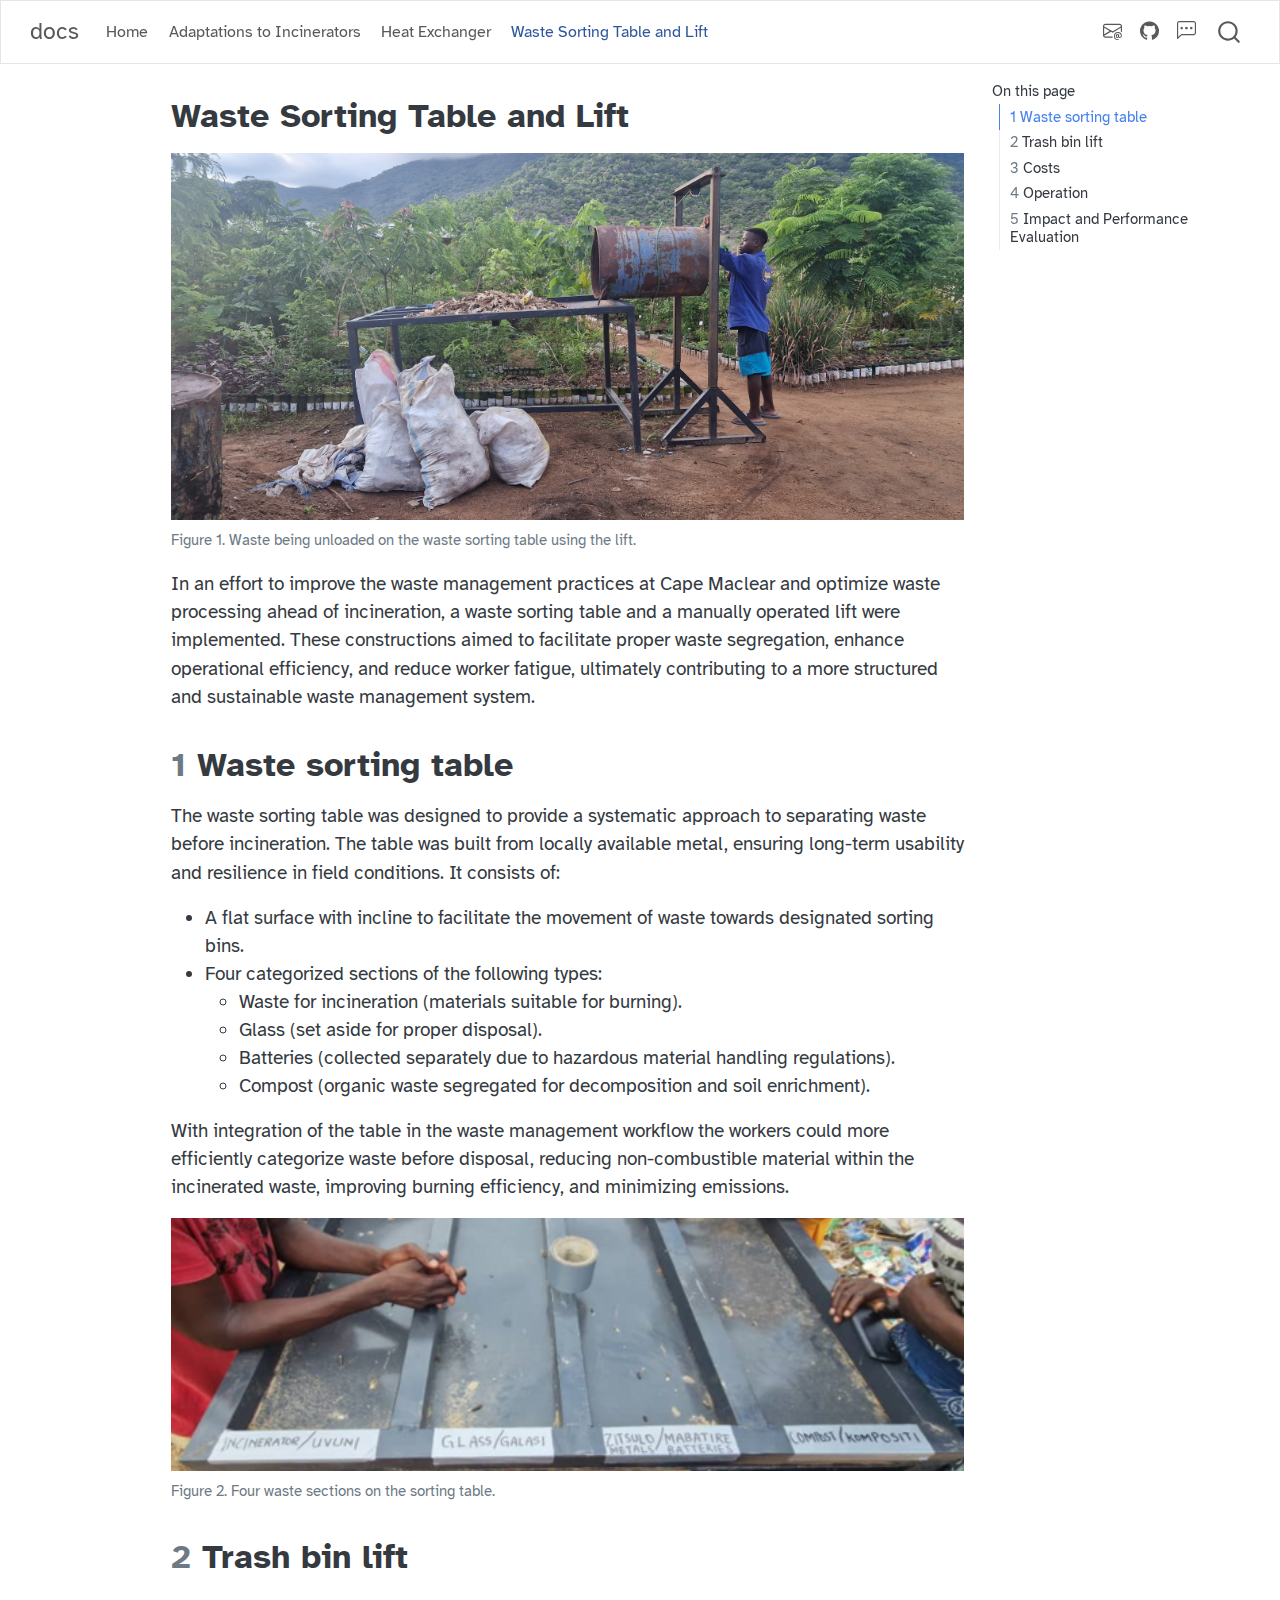
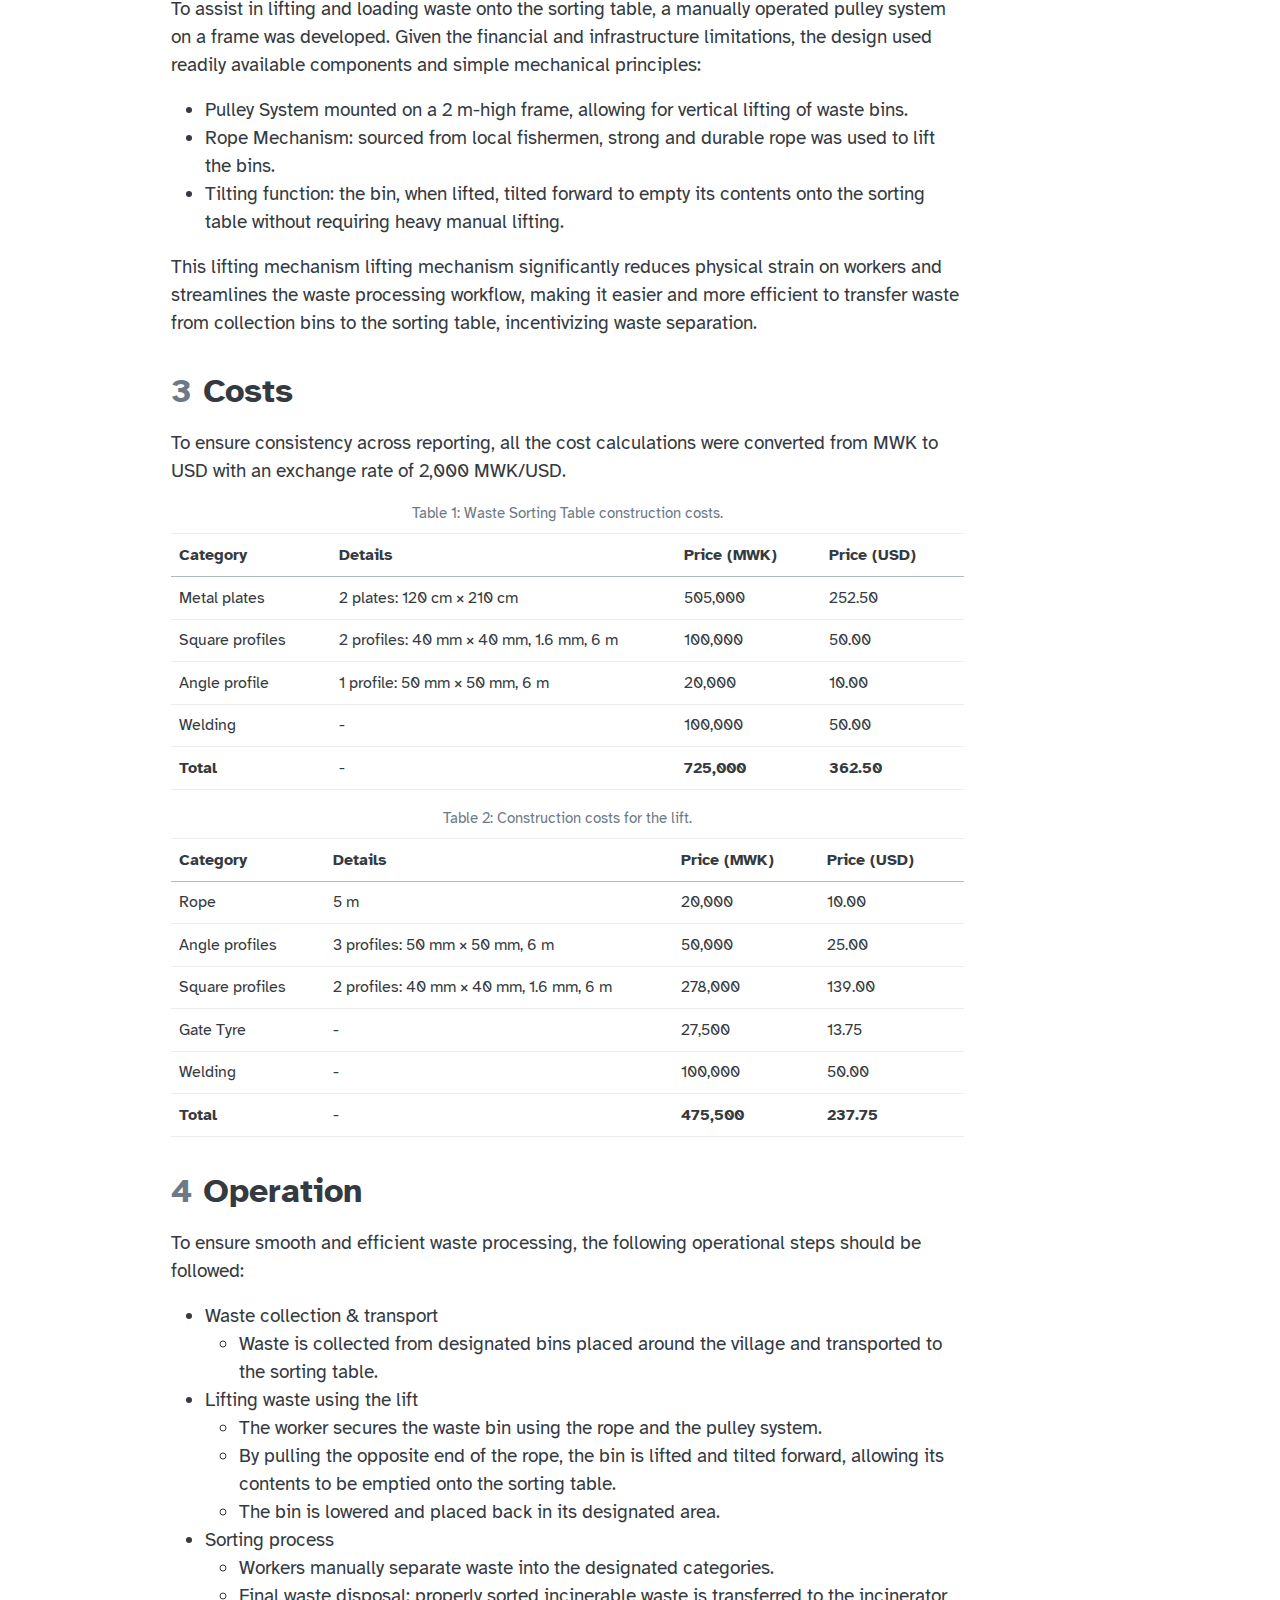
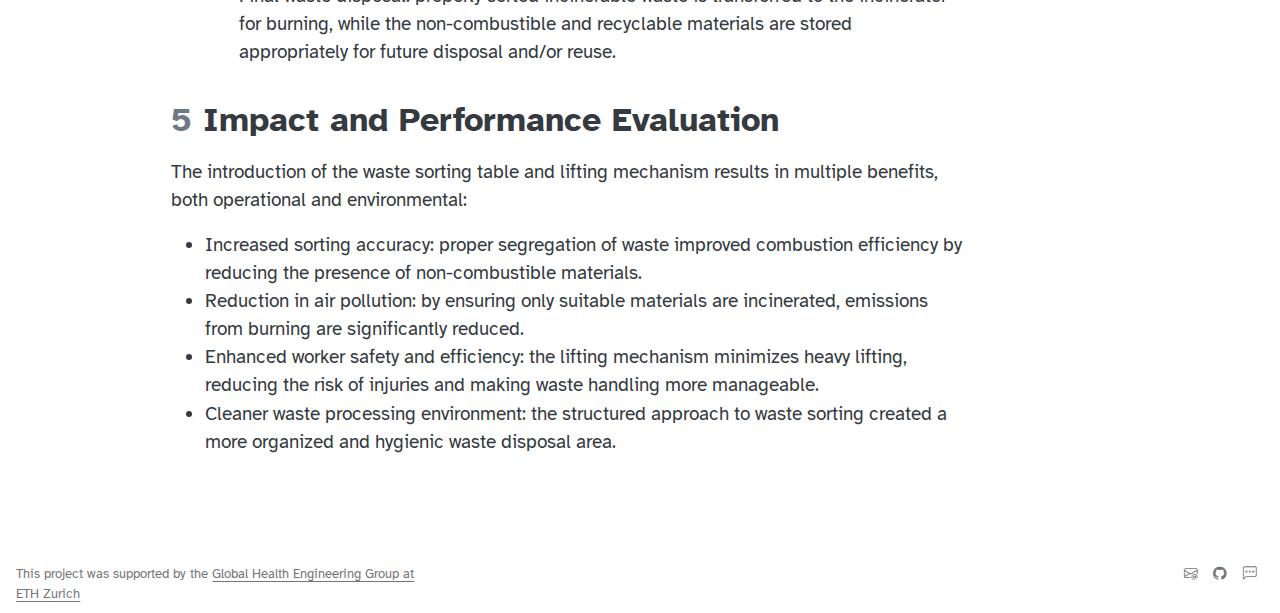
<file: docs/wst.html>
<!DOCTYPE html>
<html xmlns="http://www.w3.org/1999/xhtml" lang="en" xml:lang="en"><head>

<meta charset="utf-8">
<meta name="generator" content="quarto-1.4.545">

<meta name="viewport" content="width=device-width, initial-scale=1.0, user-scalable=yes">


<title>docs - Waste Sorting Table and Lift</title>
<style>
code{white-space: pre-wrap;}
span.smallcaps{font-variant: small-caps;}
div.columns{display: flex; gap: min(4vw, 1.5em);}
div.column{flex: auto; overflow-x: auto;}
div.hanging-indent{margin-left: 1.5em; text-indent: -1.5em;}
ul.task-list{list-style: none;}
ul.task-list li input[type="checkbox"] {
  width: 0.8em;
  margin: 0 0.8em 0.2em -1em; /* quarto-specific, see https://github.com/quarto-dev/quarto-cli/issues/4556 */ 
  vertical-align: middle;
}
</style>


<script src="site_libs/quarto-nav/quarto-nav.js"></script>
<script src="site_libs/quarto-nav/headroom.min.js"></script>
<script src="site_libs/clipboard/clipboard.min.js"></script>
<script src="site_libs/quarto-search/autocomplete.umd.js"></script>
<script src="site_libs/quarto-search/fuse.min.js"></script>
<script src="site_libs/quarto-search/quarto-search.js"></script>
<meta name="quarto:offset" content="./">
<script src="site_libs/quarto-html/quarto.js"></script>
<script src="site_libs/quarto-html/popper.min.js"></script>
<script src="site_libs/quarto-html/tippy.umd.min.js"></script>
<script src="site_libs/quarto-html/anchor.min.js"></script>
<link href="site_libs/quarto-html/tippy.css" rel="stylesheet">
<link href="site_libs/quarto-html/quarto-syntax-highlighting.css" rel="stylesheet" id="quarto-text-highlighting-styles">
<script src="site_libs/bootstrap/bootstrap.min.js"></script>
<link href="site_libs/bootstrap/bootstrap-icons.css" rel="stylesheet">
<link href="site_libs/bootstrap/bootstrap.min.css" rel="stylesheet" id="quarto-bootstrap" data-mode="light">
<script id="quarto-search-options" type="application/json">{
  "location": "navbar",
  "copy-button": false,
  "collapse-after": 3,
  "panel-placement": "end",
  "type": "overlay",
  "limit": 50,
  "keyboard-shortcut": [
    "f",
    "/",
    "s"
  ],
  "show-item-context": false,
  "language": {
    "search-no-results-text": "No results",
    "search-matching-documents-text": "matching documents",
    "search-copy-link-title": "Copy link to search",
    "search-hide-matches-text": "Hide additional matches",
    "search-more-match-text": "more match in this document",
    "search-more-matches-text": "more matches in this document",
    "search-clear-button-title": "Clear",
    "search-text-placeholder": "",
    "search-detached-cancel-button-title": "Cancel",
    "search-submit-button-title": "Submit",
    "search-label": "Search"
  }
}</script>
<script defer="" data-domain="global-health-engineering.github.io/incinerate-with-hx/" src="https://plausible.io/js/script.js"></script>


</head>

<body class="nav-fixed">

<div id="quarto-search-results"></div>
  <header id="quarto-header" class="headroom fixed-top">
    <nav class="navbar navbar-expand-lg " data-bs-theme="dark">
      <div class="navbar-container container-fluid">
      <div class="navbar-brand-container mx-auto">
    <a class="navbar-brand" href="./index.html">
    <span class="navbar-title">docs</span>
    </a>
  </div>
            <div id="quarto-search" class="" title="Search"></div>
          <button class="navbar-toggler" type="button" data-bs-toggle="collapse" data-bs-target="#navbarCollapse" aria-controls="navbarCollapse" aria-expanded="false" aria-label="Toggle navigation" onclick="if (window.quartoToggleHeadroom) { window.quartoToggleHeadroom(); }">
  <span class="navbar-toggler-icon"></span>
</button>
          <div class="collapse navbar-collapse" id="navbarCollapse">
            <ul class="navbar-nav navbar-nav-scroll me-auto">
  <li class="nav-item">
    <a class="nav-link" href="./index.html"> 
<span class="menu-text">Home</span></a>
  </li>  
  <li class="nav-item">
    <a class="nav-link" href="./incinerator_adaptations.html"> 
<span class="menu-text">Adaptations to Incinerators</span></a>
  </li>  
  <li class="nav-item">
    <a class="nav-link" href="./hx.html"> 
<span class="menu-text">Heat Exchanger</span></a>
  </li>  
  <li class="nav-item">
    <a class="nav-link active" href="./wst.html" aria-current="page"> 
<span class="menu-text">Waste Sorting Table and Lift</span></a>
  </li>  
</ul>
            <ul class="navbar-nav navbar-nav-scroll ms-auto">
  <li class="nav-item compact">
    <a class="nav-link" href="mailto:ghe@mavt.ethz.ch?subject=Incinerator design"> <i class="bi bi-envelope-at" role="img" aria-label="Email">
</i> 
<span class="menu-text"></span></a>
  </li>  
  <li class="nav-item compact">
    <a class="nav-link" href="https://github.com/Global-Health-Engineering/incinerate-with-hx"> <i class="bi bi-github" role="img" aria-label="GitHub">
</i> 
<span class="menu-text"></span></a>
  </li>  
  <li class="nav-item compact">
    <a class="nav-link" href="https://matrix.to/#/#ghe-open:staffchat.ethz.ch"> <i class="bi bi-chat-left-dots" role="img" aria-label="Matrix">
</i> 
<span class="menu-text"></span></a>
  </li>  
</ul>
          </div> <!-- /navcollapse -->
          <div class="quarto-navbar-tools">
</div>
      </div> <!-- /container-fluid -->
    </nav>
</header>
<!-- content -->
<div id="quarto-content" class="quarto-container page-columns page-rows-contents page-layout-article page-navbar">
<!-- sidebar -->
<!-- margin-sidebar -->
    <div id="quarto-margin-sidebar" class="sidebar margin-sidebar">
        <nav id="TOC" role="doc-toc" class="toc-active">
    <h2 id="toc-title">On this page</h2>
   
  <ul>
  <li><a href="#waste-sorting-table" id="toc-waste-sorting-table" class="nav-link active" data-scroll-target="#waste-sorting-table"><span class="header-section-number">1</span> Waste sorting table</a></li>
  <li><a href="#trash-bin-lift" id="toc-trash-bin-lift" class="nav-link" data-scroll-target="#trash-bin-lift"><span class="header-section-number">2</span> Trash bin lift</a></li>
  <li><a href="#costs" id="toc-costs" class="nav-link" data-scroll-target="#costs"><span class="header-section-number">3</span> Costs</a></li>
  <li><a href="#operation" id="toc-operation" class="nav-link" data-scroll-target="#operation"><span class="header-section-number">4</span> Operation</a></li>
  <li><a href="#impact-and-performance-evaluation" id="toc-impact-and-performance-evaluation" class="nav-link" data-scroll-target="#impact-and-performance-evaluation"><span class="header-section-number">5</span> Impact and Performance Evaluation</a></li>
  </ul>
</nav>
    </div>
<!-- main -->
<main class="content" id="quarto-document-content">

<header id="title-block-header" class="quarto-title-block default">
<div class="quarto-title">
<h1 class="title">Waste Sorting Table and Lift</h1>
</div>



<div class="quarto-title-meta">

    
  
    
  </div>
  


</header>


<div class="quarto-figure quarto-figure-center">
<figure class="figure">
<p><img src="img/photo/wst1.jpg" class="img-fluid figure-img" style="width:100.0%"></p>
<figcaption>Figure 1. Waste being unloaded on the waste sorting table using the lift.</figcaption>
</figure>
</div>
<p>In an effort to improve the waste management practices at Cape Maclear and optimize waste processing ahead of incineration, a waste sorting table and a manually operated lift were implemented. These constructions aimed to facilitate proper waste segregation, enhance operational efficiency, and reduce worker fatigue, ultimately contributing to a more structured and sustainable waste management system.</p>
<section id="waste-sorting-table" class="level1" data-number="1">
<h1 data-number="1"><span class="header-section-number">1</span> Waste sorting table</h1>
<p>The waste sorting table was designed to provide a systematic approach to separating waste before incineration. The table was built from locally available metal, ensuring long-term usability and resilience in field conditions. It consists of:</p>
<ul>
<li>A flat surface with incline to facilitate the movement of waste towards designated sorting bins.</li>
<li>Four categorized sections of the following types:
<ul>
<li>Waste for incineration (materials suitable for burning).</li>
<li>Glass (set aside for proper disposal).</li>
<li>Batteries (collected separately due to hazardous material handling regulations).</li>
<li>Compost (organic waste segregated for decomposition and soil enrichment).</li>
</ul></li>
</ul>
<p>With integration of the table in the waste management workflow the workers could more efficiently categorize waste before disposal, reducing non-combustible material within the incinerated waste, improving burning efficiency, and minimizing emissions.</p>
<div class="quarto-figure quarto-figure-center">
<figure class="figure">
<p><img src="img/photo/wst_sections.png" class="img-fluid figure-img" style="width:100.0%"></p>
<figcaption>Figure 2. Four waste sections on the sorting table.</figcaption>
</figure>
</div>
</section>
<section id="trash-bin-lift" class="level1" data-number="2">
<h1 data-number="2"><span class="header-section-number">2</span> Trash bin lift</h1>
<p>To assist in lifting and loading waste onto the sorting table, a manually operated pulley system on a frame was developed. Given the financial and infrastructure limitations, the design used readily available components and simple mechanical principles:</p>
<ul>
<li>Pulley System mounted on a 2 m-high frame, allowing for vertical lifting of waste bins.</li>
<li>Rope Mechanism: sourced from local fishermen, strong and durable rope was used to lift the bins.</li>
<li>Tilting function: the bin, when lifted, tilted forward to empty its contents onto the sorting table without requiring heavy manual lifting.</li>
</ul>
<p>This lifting mechanism lifting mechanism significantly reduces physical strain on workers and streamlines the waste processing workflow, making it easier and more efficient to transfer waste from collection bins to the sorting table, incentivizing waste separation.</p>
</section>
<section id="costs" class="level1" data-number="3">
<h1 data-number="3"><span class="header-section-number">3</span> Costs</h1>
<p>To ensure consistency across reporting, all the cost calculations were converted from MWK to USD with an exchange rate of 2,000 MWK/USD.</p>
<div id="tbl-wst-costs" class="quarto-float anchored">
<figure class="quarto-float quarto-float-tbl figure">
<figcaption class="quarto-float-caption-top quarto-float-caption quarto-float-tbl" id="tbl-wst-costs-caption-0ceaefa1-69ba-4598-a22c-09a6ac19f8ca">
Table&nbsp;1: Waste Sorting Table construction costs.
</figcaption>
<div aria-describedby="tbl-wst-costs-caption-0ceaefa1-69ba-4598-a22c-09a6ac19f8ca">
<table class="table">
<colgroup>
<col style="width: 20%">
<col style="width: 43%">
<col style="width: 18%">
<col style="width: 18%">
</colgroup>
<thead>
<tr class="header">
<th><strong>Category</strong></th>
<th><strong>Details</strong></th>
<th><strong>Price (MWK)</strong></th>
<th><strong>Price (USD)</strong></th>
</tr>
</thead>
<tbody>
<tr class="odd">
<td>Metal plates</td>
<td>2 plates: 120 cm × 210 cm</td>
<td>505,000</td>
<td>252.50</td>
</tr>
<tr class="even">
<td>Square profiles</td>
<td>2 profiles: 40 mm × 40 mm, 1.6 mm, 6 m</td>
<td>100,000</td>
<td>50.00</td>
</tr>
<tr class="odd">
<td>Angle profile</td>
<td>1 profile: 50 mm × 50 mm, 6 m</td>
<td>20,000</td>
<td>10.00</td>
</tr>
<tr class="even">
<td>Welding</td>
<td>-</td>
<td>100,000</td>
<td>50.00</td>
</tr>
<tr class="odd">
<td><strong>Total</strong></td>
<td>-</td>
<td><strong>725,000</strong></td>
<td><strong>362.50</strong></td>
</tr>
</tbody>
</table>
</div>
</figure>
</div>
<div id="tbl-lift-costs" class="quarto-float anchored">
<figure class="quarto-float quarto-float-tbl figure">
<figcaption class="quarto-float-caption-top quarto-float-caption quarto-float-tbl" id="tbl-lift-costs-caption-0ceaefa1-69ba-4598-a22c-09a6ac19f8ca">
Table&nbsp;2: Construction costs for the lift.
</figcaption>
<div aria-describedby="tbl-lift-costs-caption-0ceaefa1-69ba-4598-a22c-09a6ac19f8ca">
<table class="table">
<colgroup>
<col style="width: 19%">
<col style="width: 43%">
<col style="width: 18%">
<col style="width: 18%">
</colgroup>
<thead>
<tr class="header">
<th><strong>Category</strong></th>
<th><strong>Details</strong></th>
<th><strong>Price (MWK)</strong></th>
<th><strong>Price (USD)</strong></th>
</tr>
</thead>
<tbody>
<tr class="odd">
<td>Rope</td>
<td>5 m</td>
<td>20,000</td>
<td>10.00</td>
</tr>
<tr class="even">
<td>Angle profiles</td>
<td>3 profiles: 50 mm × 50 mm, 6 m</td>
<td>50,000</td>
<td>25.00</td>
</tr>
<tr class="odd">
<td>Square profiles</td>
<td>2 profiles: 40 mm × 40 mm, 1.6 mm, 6 m</td>
<td>278,000</td>
<td>139.00</td>
</tr>
<tr class="even">
<td>Gate Tyre</td>
<td>-</td>
<td>27,500</td>
<td>13.75</td>
</tr>
<tr class="odd">
<td>Welding</td>
<td>-</td>
<td>100,000</td>
<td>50.00</td>
</tr>
<tr class="even">
<td><strong>Total</strong></td>
<td>-</td>
<td><strong>475,500</strong></td>
<td><strong>237.75</strong></td>
</tr>
</tbody>
</table>
</div>
</figure>
</div>
</section>
<section id="operation" class="level1" data-number="4">
<h1 data-number="4"><span class="header-section-number">4</span> Operation</h1>
<p>To ensure smooth and efficient waste processing, the following operational steps should be followed:</p>
<ul>
<li>Waste collection &amp; transport
<ul>
<li>Waste is collected from designated bins placed around the village and transported to the sorting table.</li>
</ul></li>
<li>Lifting waste using the lift
<ul>
<li>The worker secures the waste bin using the rope and the pulley system.</li>
<li>By pulling the opposite end of the rope, the bin is lifted and tilted forward, allowing its contents to be emptied onto the sorting table.</li>
<li>The bin is lowered and placed back in its designated area.</li>
</ul></li>
<li>Sorting process
<ul>
<li>Workers manually separate waste into the designated categories.</li>
<li>Final waste disposal: properly sorted incinerable waste is transferred to the incinerator for burning, while the non-combustible and recyclable materials are stored appropriately for future disposal and/or reuse.</li>
</ul></li>
</ul>
</section>
<section id="impact-and-performance-evaluation" class="level1" data-number="5">
<h1 data-number="5"><span class="header-section-number">5</span> Impact and Performance Evaluation</h1>
<p>The introduction of the waste sorting table and lifting mechanism results in multiple benefits, both operational and environmental:</p>
<ul>
<li>Increased sorting accuracy: proper segregation of waste improved combustion efficiency by reducing the presence of non-combustible materials.</li>
<li>Reduction in air pollution: by ensuring only suitable materials are incinerated, emissions from burning are significantly reduced.</li>
<li>Enhanced worker safety and efficiency: the lifting mechanism minimizes heavy lifting, reducing the risk of injuries and making waste handling more manageable.</li>
<li>Cleaner waste processing environment: the structured approach to waste sorting created a more organized and hygienic waste disposal area.</li>
</ul>


</section>

</main> <!-- /main -->
<script id="quarto-html-after-body" type="application/javascript">
window.document.addEventListener("DOMContentLoaded", function (event) {
  const toggleBodyColorMode = (bsSheetEl) => {
    const mode = bsSheetEl.getAttribute("data-mode");
    const bodyEl = window.document.querySelector("body");
    if (mode === "dark") {
      bodyEl.classList.add("quarto-dark");
      bodyEl.classList.remove("quarto-light");
    } else {
      bodyEl.classList.add("quarto-light");
      bodyEl.classList.remove("quarto-dark");
    }
  }
  const toggleBodyColorPrimary = () => {
    const bsSheetEl = window.document.querySelector("link#quarto-bootstrap");
    if (bsSheetEl) {
      toggleBodyColorMode(bsSheetEl);
    }
  }
  toggleBodyColorPrimary();  
  const icon = "";
  const anchorJS = new window.AnchorJS();
  anchorJS.options = {
    placement: 'right',
    icon: icon
  };
  anchorJS.add('.anchored');
  const isCodeAnnotation = (el) => {
    for (const clz of el.classList) {
      if (clz.startsWith('code-annotation-')) {                     
        return true;
      }
    }
    return false;
  }
  const clipboard = new window.ClipboardJS('.code-copy-button', {
    text: function(trigger) {
      const codeEl = trigger.previousElementSibling.cloneNode(true);
      for (const childEl of codeEl.children) {
        if (isCodeAnnotation(childEl)) {
          childEl.remove();
        }
      }
      return codeEl.innerText;
    }
  });
  clipboard.on('success', function(e) {
    // button target
    const button = e.trigger;
    // don't keep focus
    button.blur();
    // flash "checked"
    button.classList.add('code-copy-button-checked');
    var currentTitle = button.getAttribute("title");
    button.setAttribute("title", "Copied!");
    let tooltip;
    if (window.bootstrap) {
      button.setAttribute("data-bs-toggle", "tooltip");
      button.setAttribute("data-bs-placement", "left");
      button.setAttribute("data-bs-title", "Copied!");
      tooltip = new bootstrap.Tooltip(button, 
        { trigger: "manual", 
          customClass: "code-copy-button-tooltip",
          offset: [0, -8]});
      tooltip.show();    
    }
    setTimeout(function() {
      if (tooltip) {
        tooltip.hide();
        button.removeAttribute("data-bs-title");
        button.removeAttribute("data-bs-toggle");
        button.removeAttribute("data-bs-placement");
      }
      button.setAttribute("title", currentTitle);
      button.classList.remove('code-copy-button-checked');
    }, 1000);
    // clear code selection
    e.clearSelection();
  });
  function tippyHover(el, contentFn, onTriggerFn, onUntriggerFn) {
    const config = {
      allowHTML: true,
      maxWidth: 500,
      delay: 100,
      arrow: false,
      appendTo: function(el) {
          return el.parentElement;
      },
      interactive: true,
      interactiveBorder: 10,
      theme: 'quarto',
      placement: 'bottom-start',
    };
    if (contentFn) {
      config.content = contentFn;
    }
    if (onTriggerFn) {
      config.onTrigger = onTriggerFn;
    }
    if (onUntriggerFn) {
      config.onUntrigger = onUntriggerFn;
    }
    window.tippy(el, config); 
  }
  const noterefs = window.document.querySelectorAll('a[role="doc-noteref"]');
  for (var i=0; i<noterefs.length; i++) {
    const ref = noterefs[i];
    tippyHover(ref, function() {
      // use id or data attribute instead here
      let href = ref.getAttribute('data-footnote-href') || ref.getAttribute('href');
      try { href = new URL(href).hash; } catch {}
      const id = href.replace(/^#\/?/, "");
      const note = window.document.getElementById(id);
      return note.innerHTML;
    });
  }
  const xrefs = window.document.querySelectorAll('a.quarto-xref');
  const processXRef = (id, note) => {
    // Strip column container classes
    const stripColumnClz = (el) => {
      el.classList.remove("page-full", "page-columns");
      if (el.children) {
        for (const child of el.children) {
          stripColumnClz(child);
        }
      }
    }
    stripColumnClz(note)
    if (id === null || id.startsWith('sec-')) {
      // Special case sections, only their first couple elements
      const container = document.createElement("div");
      if (note.children && note.children.length > 2) {
        container.appendChild(note.children[0].cloneNode(true));
        for (let i = 1; i < note.children.length; i++) {
          const child = note.children[i];
          if (child.tagName === "P" && child.innerText === "") {
            continue;
          } else {
            container.appendChild(child.cloneNode(true));
            break;
          }
        }
        if (window.Quarto?.typesetMath) {
          window.Quarto.typesetMath(container);
        }
        return container.innerHTML
      } else {
        if (window.Quarto?.typesetMath) {
          window.Quarto.typesetMath(note);
        }
        return note.innerHTML;
      }
    } else {
      // Remove any anchor links if they are present
      const anchorLink = note.querySelector('a.anchorjs-link');
      if (anchorLink) {
        anchorLink.remove();
      }
      if (window.Quarto?.typesetMath) {
        window.Quarto.typesetMath(note);
      }
      // TODO in 1.5, we should make sure this works without a callout special case
      if (note.classList.contains("callout")) {
        return note.outerHTML;
      } else {
        return note.innerHTML;
      }
    }
  }
  for (var i=0; i<xrefs.length; i++) {
    const xref = xrefs[i];
    tippyHover(xref, undefined, function(instance) {
      instance.disable();
      let url = xref.getAttribute('href');
      let hash = undefined; 
      if (url.startsWith('#')) {
        hash = url;
      } else {
        try { hash = new URL(url).hash; } catch {}
      }
      if (hash) {
        const id = hash.replace(/^#\/?/, "");
        const note = window.document.getElementById(id);
        if (note !== null) {
          try {
            const html = processXRef(id, note.cloneNode(true));
            instance.setContent(html);
          } finally {
            instance.enable();
            instance.show();
          }
        } else {
          // See if we can fetch this
          fetch(url.split('#')[0])
          .then(res => res.text())
          .then(html => {
            const parser = new DOMParser();
            const htmlDoc = parser.parseFromString(html, "text/html");
            const note = htmlDoc.getElementById(id);
            if (note !== null) {
              const html = processXRef(id, note);
              instance.setContent(html);
            } 
          }).finally(() => {
            instance.enable();
            instance.show();
          });
        }
      } else {
        // See if we can fetch a full url (with no hash to target)
        // This is a special case and we should probably do some content thinning / targeting
        fetch(url)
        .then(res => res.text())
        .then(html => {
          const parser = new DOMParser();
          const htmlDoc = parser.parseFromString(html, "text/html");
          const note = htmlDoc.querySelector('main.content');
          if (note !== null) {
            // This should only happen for chapter cross references
            // (since there is no id in the URL)
            // remove the first header
            if (note.children.length > 0 && note.children[0].tagName === "HEADER") {
              note.children[0].remove();
            }
            const html = processXRef(null, note);
            instance.setContent(html);
          } 
        }).finally(() => {
          instance.enable();
          instance.show();
        });
      }
    }, function(instance) {
    });
  }
      let selectedAnnoteEl;
      const selectorForAnnotation = ( cell, annotation) => {
        let cellAttr = 'data-code-cell="' + cell + '"';
        let lineAttr = 'data-code-annotation="' +  annotation + '"';
        const selector = 'span[' + cellAttr + '][' + lineAttr + ']';
        return selector;
      }
      const selectCodeLines = (annoteEl) => {
        const doc = window.document;
        const targetCell = annoteEl.getAttribute("data-target-cell");
        const targetAnnotation = annoteEl.getAttribute("data-target-annotation");
        const annoteSpan = window.document.querySelector(selectorForAnnotation(targetCell, targetAnnotation));
        const lines = annoteSpan.getAttribute("data-code-lines").split(",");
        const lineIds = lines.map((line) => {
          return targetCell + "-" + line;
        })
        let top = null;
        let height = null;
        let parent = null;
        if (lineIds.length > 0) {
            //compute the position of the single el (top and bottom and make a div)
            const el = window.document.getElementById(lineIds[0]);
            top = el.offsetTop;
            height = el.offsetHeight;
            parent = el.parentElement.parentElement;
          if (lineIds.length > 1) {
            const lastEl = window.document.getElementById(lineIds[lineIds.length - 1]);
            const bottom = lastEl.offsetTop + lastEl.offsetHeight;
            height = bottom - top;
          }
          if (top !== null && height !== null && parent !== null) {
            // cook up a div (if necessary) and position it 
            let div = window.document.getElementById("code-annotation-line-highlight");
            if (div === null) {
              div = window.document.createElement("div");
              div.setAttribute("id", "code-annotation-line-highlight");
              div.style.position = 'absolute';
              parent.appendChild(div);
            }
            div.style.top = top - 2 + "px";
            div.style.height = height + 4 + "px";
            div.style.left = 0;
            let gutterDiv = window.document.getElementById("code-annotation-line-highlight-gutter");
            if (gutterDiv === null) {
              gutterDiv = window.document.createElement("div");
              gutterDiv.setAttribute("id", "code-annotation-line-highlight-gutter");
              gutterDiv.style.position = 'absolute';
              const codeCell = window.document.getElementById(targetCell);
              const gutter = codeCell.querySelector('.code-annotation-gutter');
              gutter.appendChild(gutterDiv);
            }
            gutterDiv.style.top = top - 2 + "px";
            gutterDiv.style.height = height + 4 + "px";
          }
          selectedAnnoteEl = annoteEl;
        }
      };
      const unselectCodeLines = () => {
        const elementsIds = ["code-annotation-line-highlight", "code-annotation-line-highlight-gutter"];
        elementsIds.forEach((elId) => {
          const div = window.document.getElementById(elId);
          if (div) {
            div.remove();
          }
        });
        selectedAnnoteEl = undefined;
      };
        // Handle positioning of the toggle
    window.addEventListener(
      "resize",
      throttle(() => {
        elRect = undefined;
        if (selectedAnnoteEl) {
          selectCodeLines(selectedAnnoteEl);
        }
      }, 10)
    );
    function throttle(fn, ms) {
    let throttle = false;
    let timer;
      return (...args) => {
        if(!throttle) { // first call gets through
            fn.apply(this, args);
            throttle = true;
        } else { // all the others get throttled
            if(timer) clearTimeout(timer); // cancel #2
            timer = setTimeout(() => {
              fn.apply(this, args);
              timer = throttle = false;
            }, ms);
        }
      };
    }
      // Attach click handler to the DT
      const annoteDls = window.document.querySelectorAll('dt[data-target-cell]');
      for (const annoteDlNode of annoteDls) {
        annoteDlNode.addEventListener('click', (event) => {
          const clickedEl = event.target;
          if (clickedEl !== selectedAnnoteEl) {
            unselectCodeLines();
            const activeEl = window.document.querySelector('dt[data-target-cell].code-annotation-active');
            if (activeEl) {
              activeEl.classList.remove('code-annotation-active');
            }
            selectCodeLines(clickedEl);
            clickedEl.classList.add('code-annotation-active');
          } else {
            // Unselect the line
            unselectCodeLines();
            clickedEl.classList.remove('code-annotation-active');
          }
        });
      }
  const findCites = (el) => {
    const parentEl = el.parentElement;
    if (parentEl) {
      const cites = parentEl.dataset.cites;
      if (cites) {
        return {
          el,
          cites: cites.split(' ')
        };
      } else {
        return findCites(el.parentElement)
      }
    } else {
      return undefined;
    }
  };
  var bibliorefs = window.document.querySelectorAll('a[role="doc-biblioref"]');
  for (var i=0; i<bibliorefs.length; i++) {
    const ref = bibliorefs[i];
    const citeInfo = findCites(ref);
    if (citeInfo) {
      tippyHover(citeInfo.el, function() {
        var popup = window.document.createElement('div');
        citeInfo.cites.forEach(function(cite) {
          var citeDiv = window.document.createElement('div');
          citeDiv.classList.add('hanging-indent');
          citeDiv.classList.add('csl-entry');
          var biblioDiv = window.document.getElementById('ref-' + cite);
          if (biblioDiv) {
            citeDiv.innerHTML = biblioDiv.innerHTML;
          }
          popup.appendChild(citeDiv);
        });
        return popup.innerHTML;
      });
    }
  }
});
</script>
</div> <!-- /content -->
<footer class="footer">
  <div class="nav-footer">
    <div class="nav-footer-left">
<p>This project was supported by the <a href="https://ghe.ethz.ch">Global Health Engineering Group at ETH Zurich</a></p>
</div>   
    <div class="nav-footer-center">
      &nbsp;
    </div>
    <div class="nav-footer-right">
      <ul class="footer-items list-unstyled">
    <li class="nav-item compact">
    <a class="nav-link" href="mailto:ghe@mavt.ethz.ch?subject=Incinerator design">
      <i class="bi bi-envelope-at" role="img" aria-label="Email">
</i> 
    </a>
  </li>  
    <li class="nav-item compact">
    <a class="nav-link" href="https://github.com/Global-Health-Engineering/incinerate-with-hx">
      <i class="bi bi-github" role="img" aria-label="GitHub">
</i> 
    </a>
  </li>  
    <li class="nav-item compact">
    <a class="nav-link" href="https://matrix.to/#/#ghe-open:staffchat.ethz.ch">
      <i class="bi bi-chat-left-dots" role="img" aria-label="Matrix">
</i> 
    </a>
  </li>  
</ul>
    </div>
  </div>
</footer>




</body></html>
</file>
<file: docs/site_libs/quarto-html/tippy.css>
.tippy-box[data-animation=fade][data-state=hidden]{opacity:0}[data-tippy-root]{max-width:calc(100vw - 10px)}.tippy-box{position:relative;background-color:#333;color:#fff;border-radius:4px;font-size:14px;line-height:1.4;white-space:normal;outline:0;transition-property:transform,visibility,opacity}.tippy-box[data-placement^=top]>.tippy-arrow{bottom:0}.tippy-box[data-placement^=top]>.tippy-arrow:before{bottom:-7px;left:0;border-width:8px 8px 0;border-top-color:initial;transform-origin:center top}.tippy-box[data-placement^=bottom]>.tippy-arrow{top:0}.tippy-box[data-placement^=bottom]>.tippy-arrow:before{top:-7px;left:0;border-width:0 8px 8px;border-bottom-color:initial;transform-origin:center bottom}.tippy-box[data-placement^=left]>.tippy-arrow{right:0}.tippy-box[data-placement^=left]>.tippy-arrow:before{border-width:8px 0 8px 8px;border-left-color:initial;right:-7px;transform-origin:center left}.tippy-box[data-placement^=right]>.tippy-arrow{left:0}.tippy-box[data-placement^=right]>.tippy-arrow:before{left:-7px;border-width:8px 8px 8px 0;border-right-color:initial;transform-origin:center right}.tippy-box[data-inertia][data-state=visible]{transition-timing-function:cubic-bezier(.54,1.5,.38,1.11)}.tippy-arrow{width:16px;height:16px;color:#333}.tippy-arrow:before{content:"";position:absolute;border-color:transparent;border-style:solid}.tippy-content{position:relative;padding:5px 9px;z-index:1}
</file>
<file: docs/site_libs/quarto-html/quarto-syntax-highlighting.css>
/* quarto syntax highlight colors */
:root {
  --quarto-hl-ot-color: #ffa07a;
  --quarto-hl-at-color: #ffd700;
  --quarto-hl-ss-color: #abe338;
  --quarto-hl-an-color: #d4d0ab;
  --quarto-hl-fu-color: #ffd700;
  --quarto-hl-st-color: #abe338;
  --quarto-hl-cf-color: #ffa07a;
  --quarto-hl-op-color: #00e0e0;
  --quarto-hl-er-color: #dcc6e0;
  --quarto-hl-bn-color: #dcc6e0;
  --quarto-hl-al-color: #dcc6e0;
  --quarto-hl-va-color: #f5ab35;
  --quarto-hl-bu-color: #f5ab35;
  --quarto-hl-ex-color: #ffd700;
  --quarto-hl-pp-color: #dcc6e0;
  --quarto-hl-in-color: #d4d0ab;
  --quarto-hl-vs-color: #abe338;
  --quarto-hl-wa-color: #d4d0ab;
  --quarto-hl-do-color: #d4d0ab;
  --quarto-hl-im-color: #f8f8f2;
  --quarto-hl-ch-color: #abe338;
  --quarto-hl-dt-color: #dcc6e0;
  --quarto-hl-fl-color: #f5ab35;
  --quarto-hl-co-color: #d4d0ab;
  --quarto-hl-cv-color: #d4d0ab;
  --quarto-hl-cn-color: #ffa07a;
  --quarto-hl-sc-color: #00e0e0;
  --quarto-hl-dv-color: #dcc6e0;
  --quarto-hl-kw-color: #ffa07a;
}

/* other quarto variables */
:root {
  --quarto-font-monospace: SFMono-Regular, Menlo, Monaco, Consolas, "Liberation Mono", "Courier New", monospace;
}

pre > code.sourceCode > span {
  color: #f8f8f2;
}

code span {
  color: #f8f8f2;
}

code.sourceCode > span {
  color: #f8f8f2;
}

div.sourceCode,
div.sourceCode pre.sourceCode {
  color: #f8f8f2;
}

code span.ot {
  color: #ffa07a;
  font-style: inherit;
}

code span.at {
  color: #ffd700;
  font-style: inherit;
}

code span.ss {
  color: #abe338;
  font-style: inherit;
}

code span.an {
  color: #d4d0ab;
  font-style: inherit;
}

code span.fu {
  color: #ffd700;
  font-style: inherit;
}

code span.st {
  color: #abe338;
  font-style: inherit;
}

code span.cf {
  color: #ffa07a;
  font-style: inherit;
}

code span.op {
  color: #00e0e0;
  font-style: inherit;
}

code span.er {
  color: #dcc6e0;
  font-style: inherit;
}

code span.bn {
  color: #dcc6e0;
  font-style: inherit;
}

code span.al {
  color: #dcc6e0;
  font-style: inherit;
}

code span.va {
  color: #f5ab35;
  font-style: inherit;
}

code span.bu {
  color: #f5ab35;
  font-style: inherit;
}

code span.ex {
  color: #ffd700;
  font-style: inherit;
}

code span.pp {
  color: #dcc6e0;
  font-style: inherit;
}

code span.in {
  color: #d4d0ab;
  font-style: inherit;
}

code span.vs {
  color: #abe338;
  font-style: inherit;
}

code span.wa {
  color: #d4d0ab;
  font-style: italic;
}

code span.do {
  color: #d4d0ab;
  font-style: italic;
}

code span.im {
  color: #f8f8f2;
  font-style: inherit;
}

code span.ch {
  color: #abe338;
  font-style: inherit;
}

code span.dt {
  color: #dcc6e0;
  font-style: inherit;
}

code span.fl {
  color: #f5ab35;
  font-style: inherit;
}

code span.co {
  color: #d4d0ab;
  font-style: inherit;
}

code span.cv {
  color: #d4d0ab;
  font-style: italic;
}

code span.cn {
  color: #ffa07a;
  font-style: inherit;
}

code span.sc {
  color: #00e0e0;
  font-style: inherit;
}

code span.dv {
  color: #dcc6e0;
  font-style: inherit;
}

code span.kw {
  color: #ffa07a;
  font-style: inherit;
}

.prevent-inlining {
  content: "</";
}

/*# sourceMappingURL=debc5d5d77c3f9108843748ff7464032.css.map */
</file>
